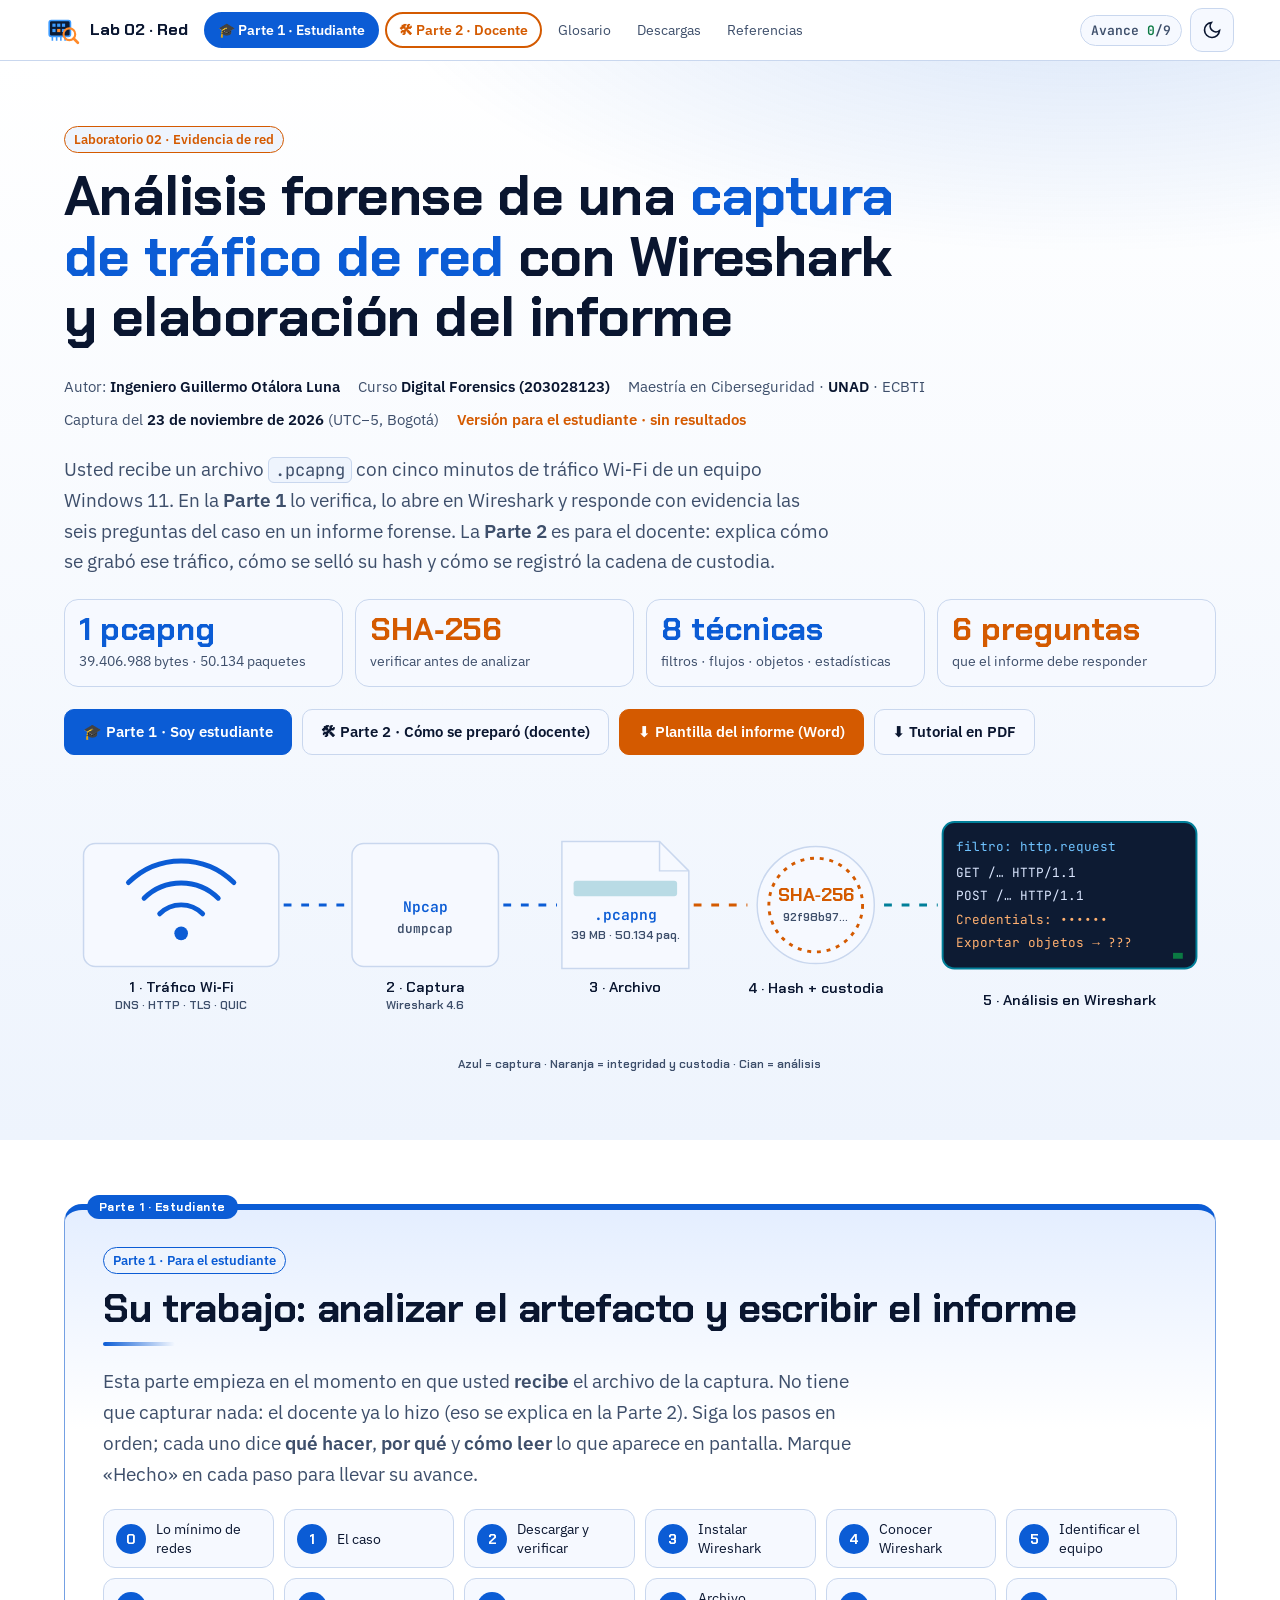
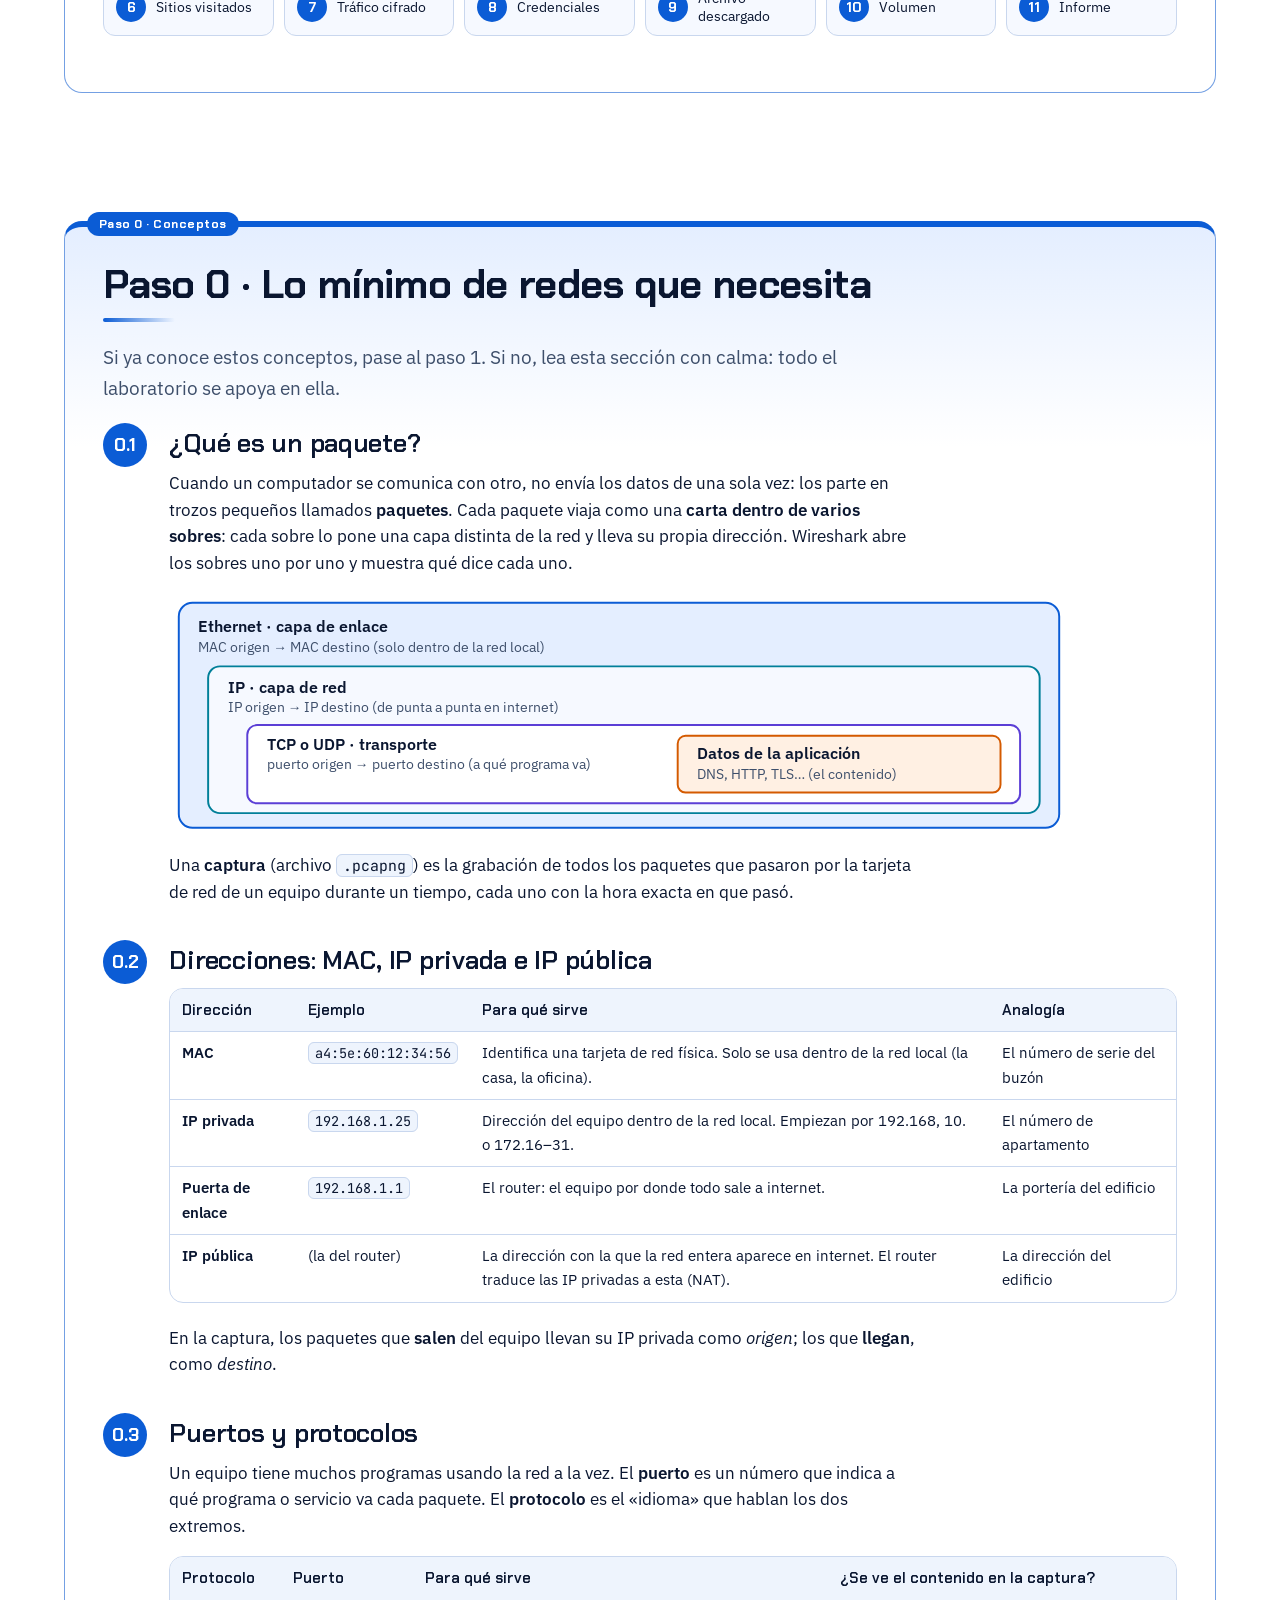
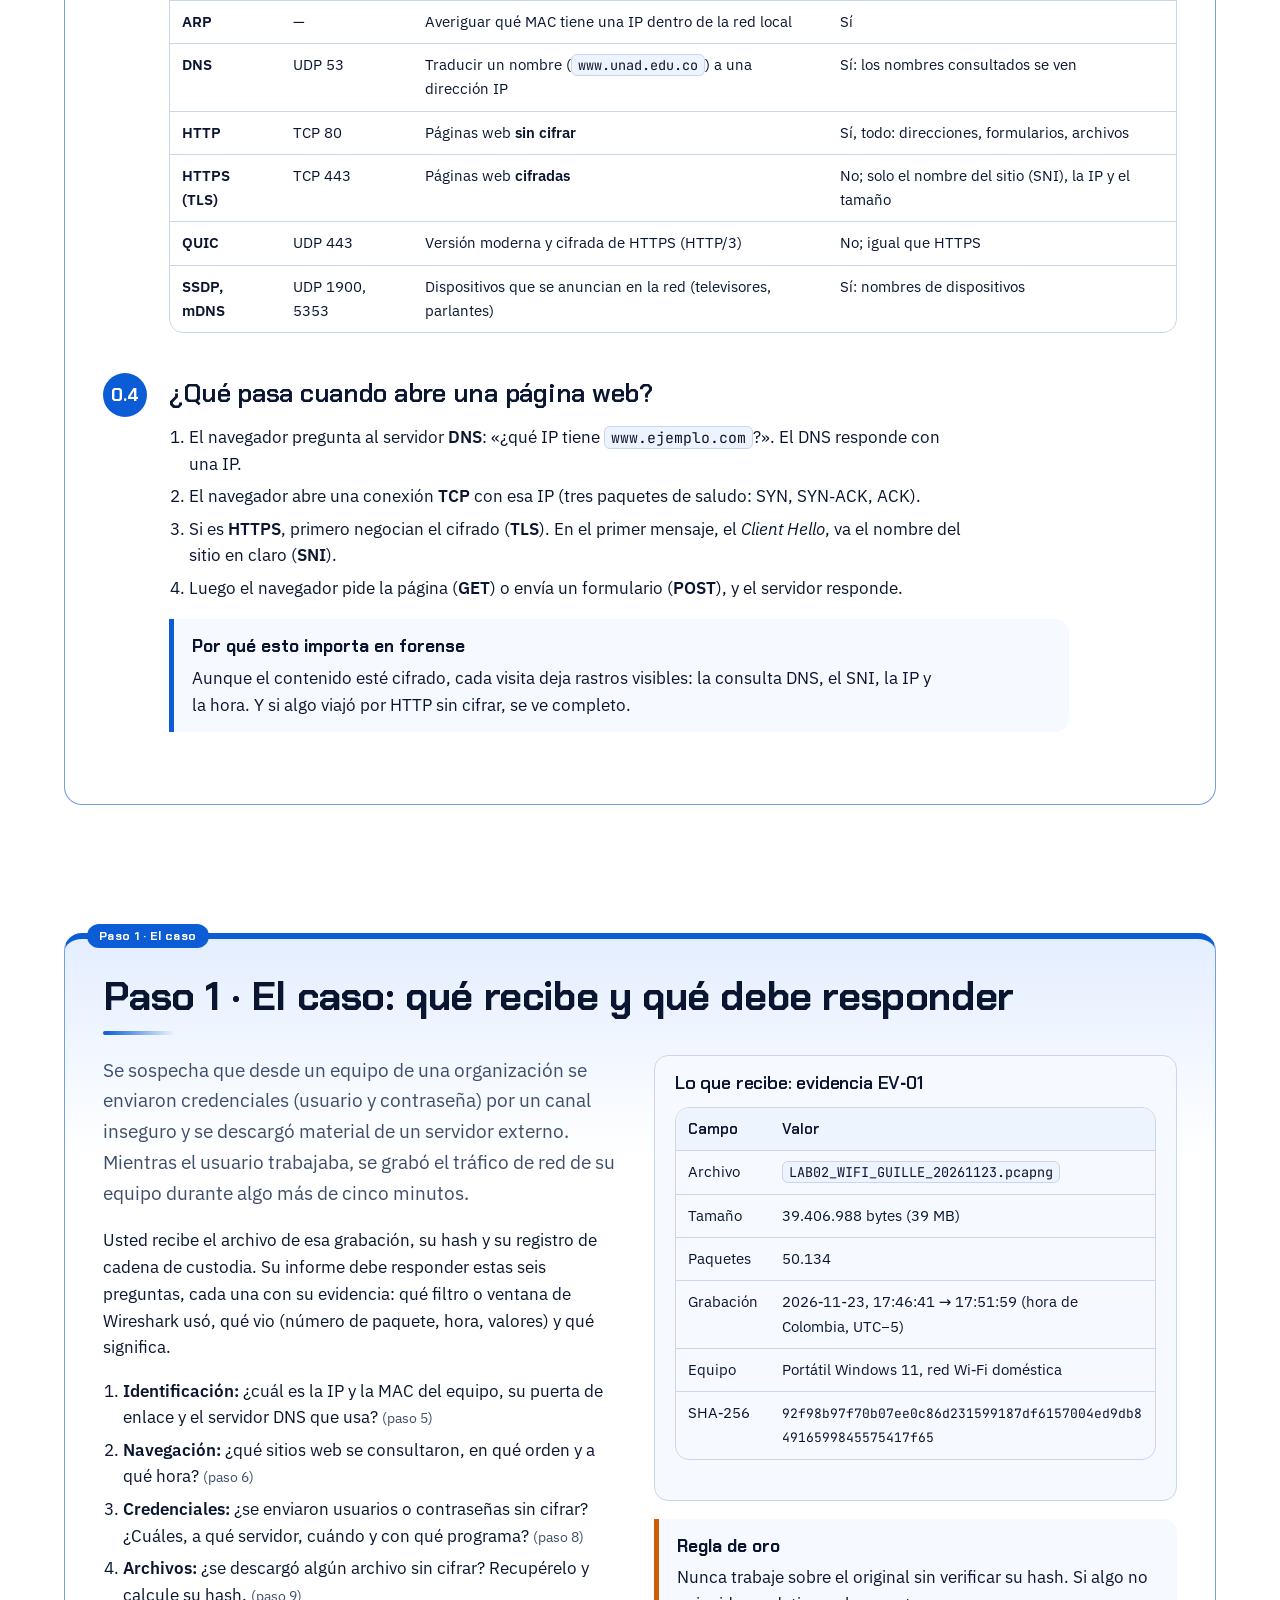
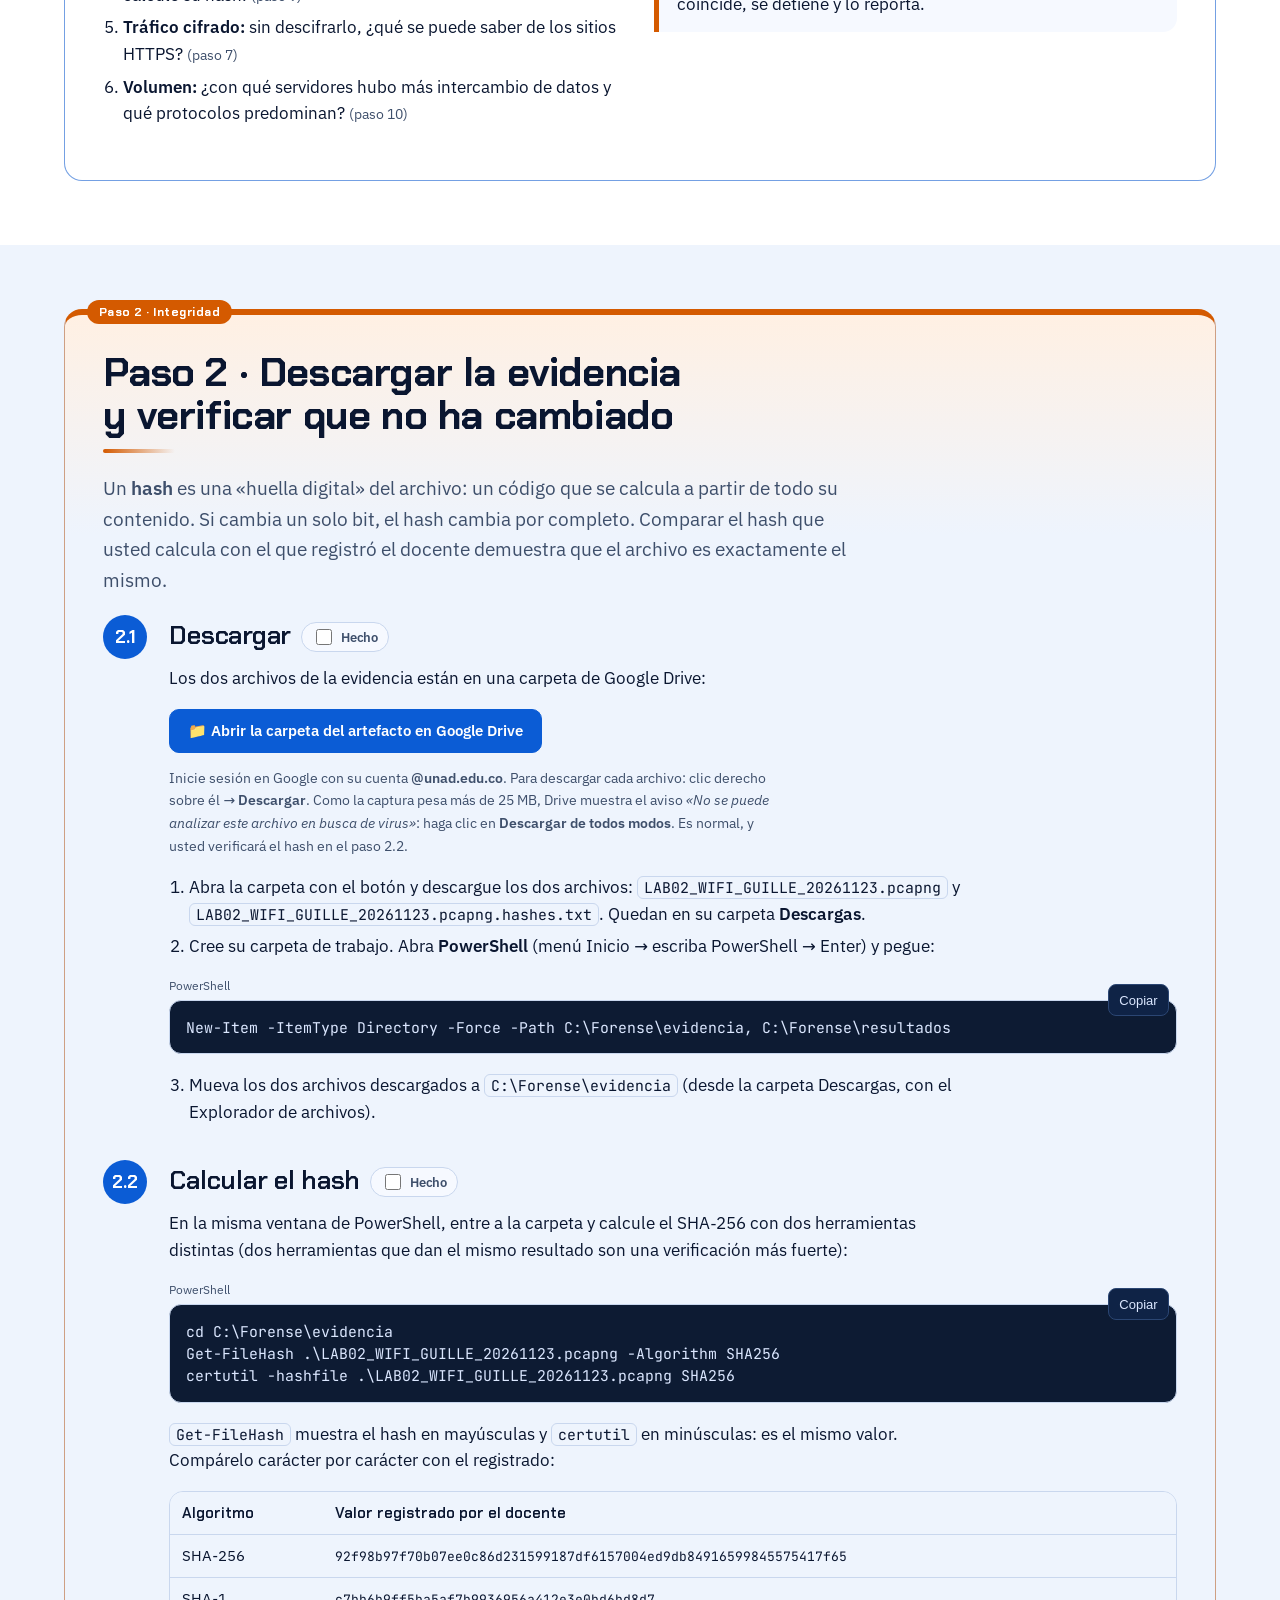
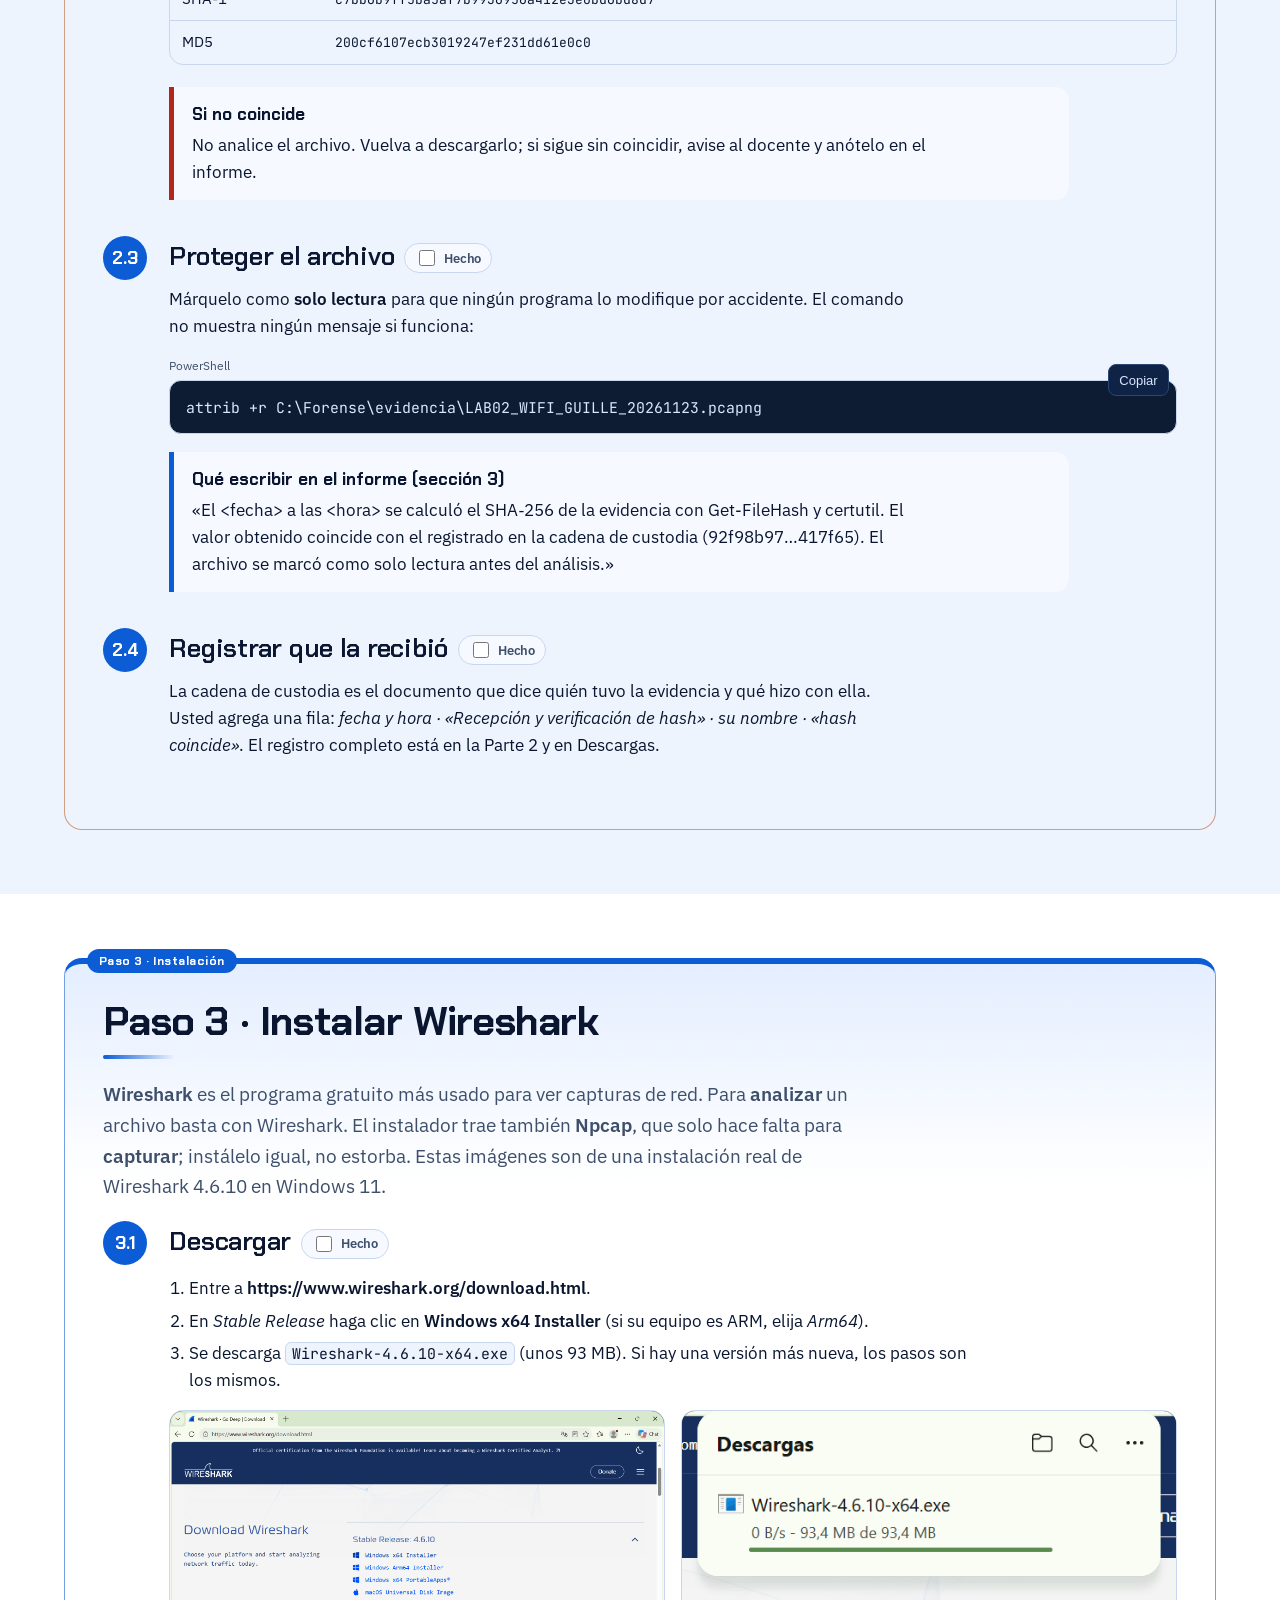
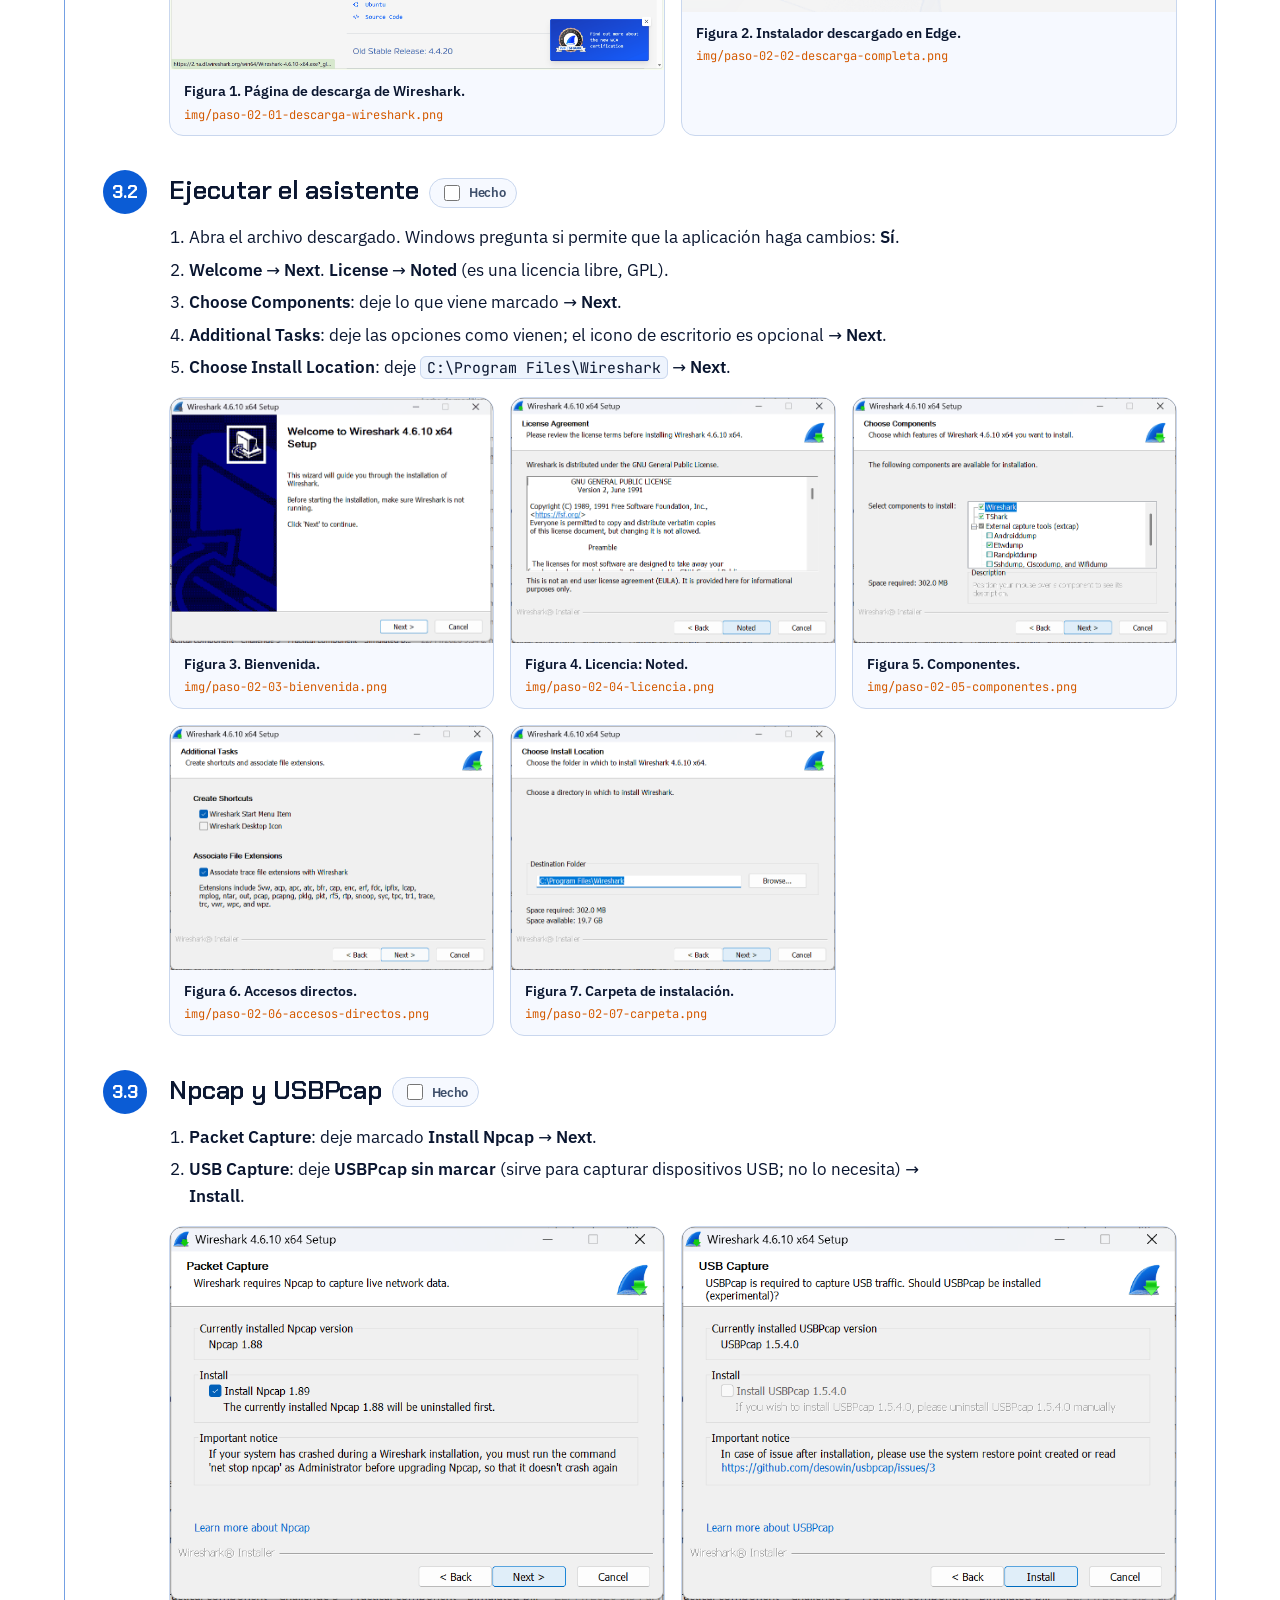
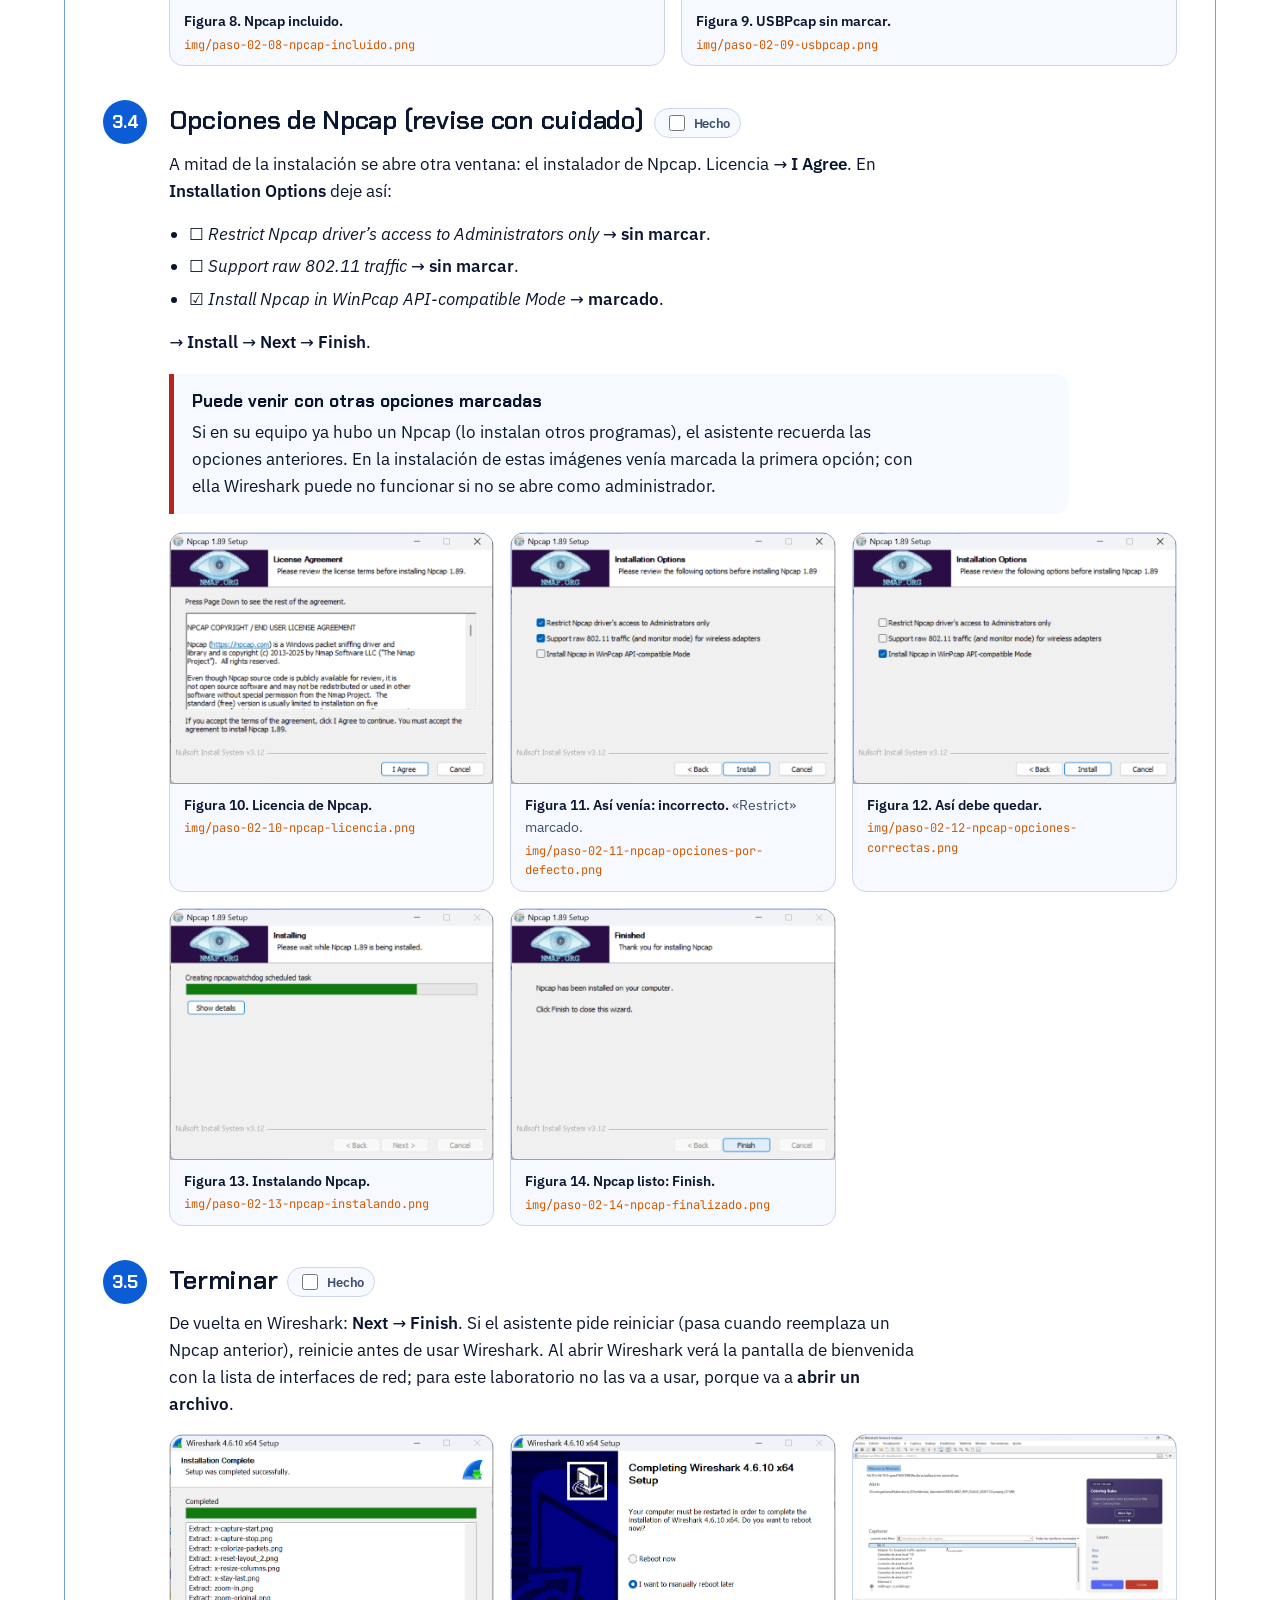
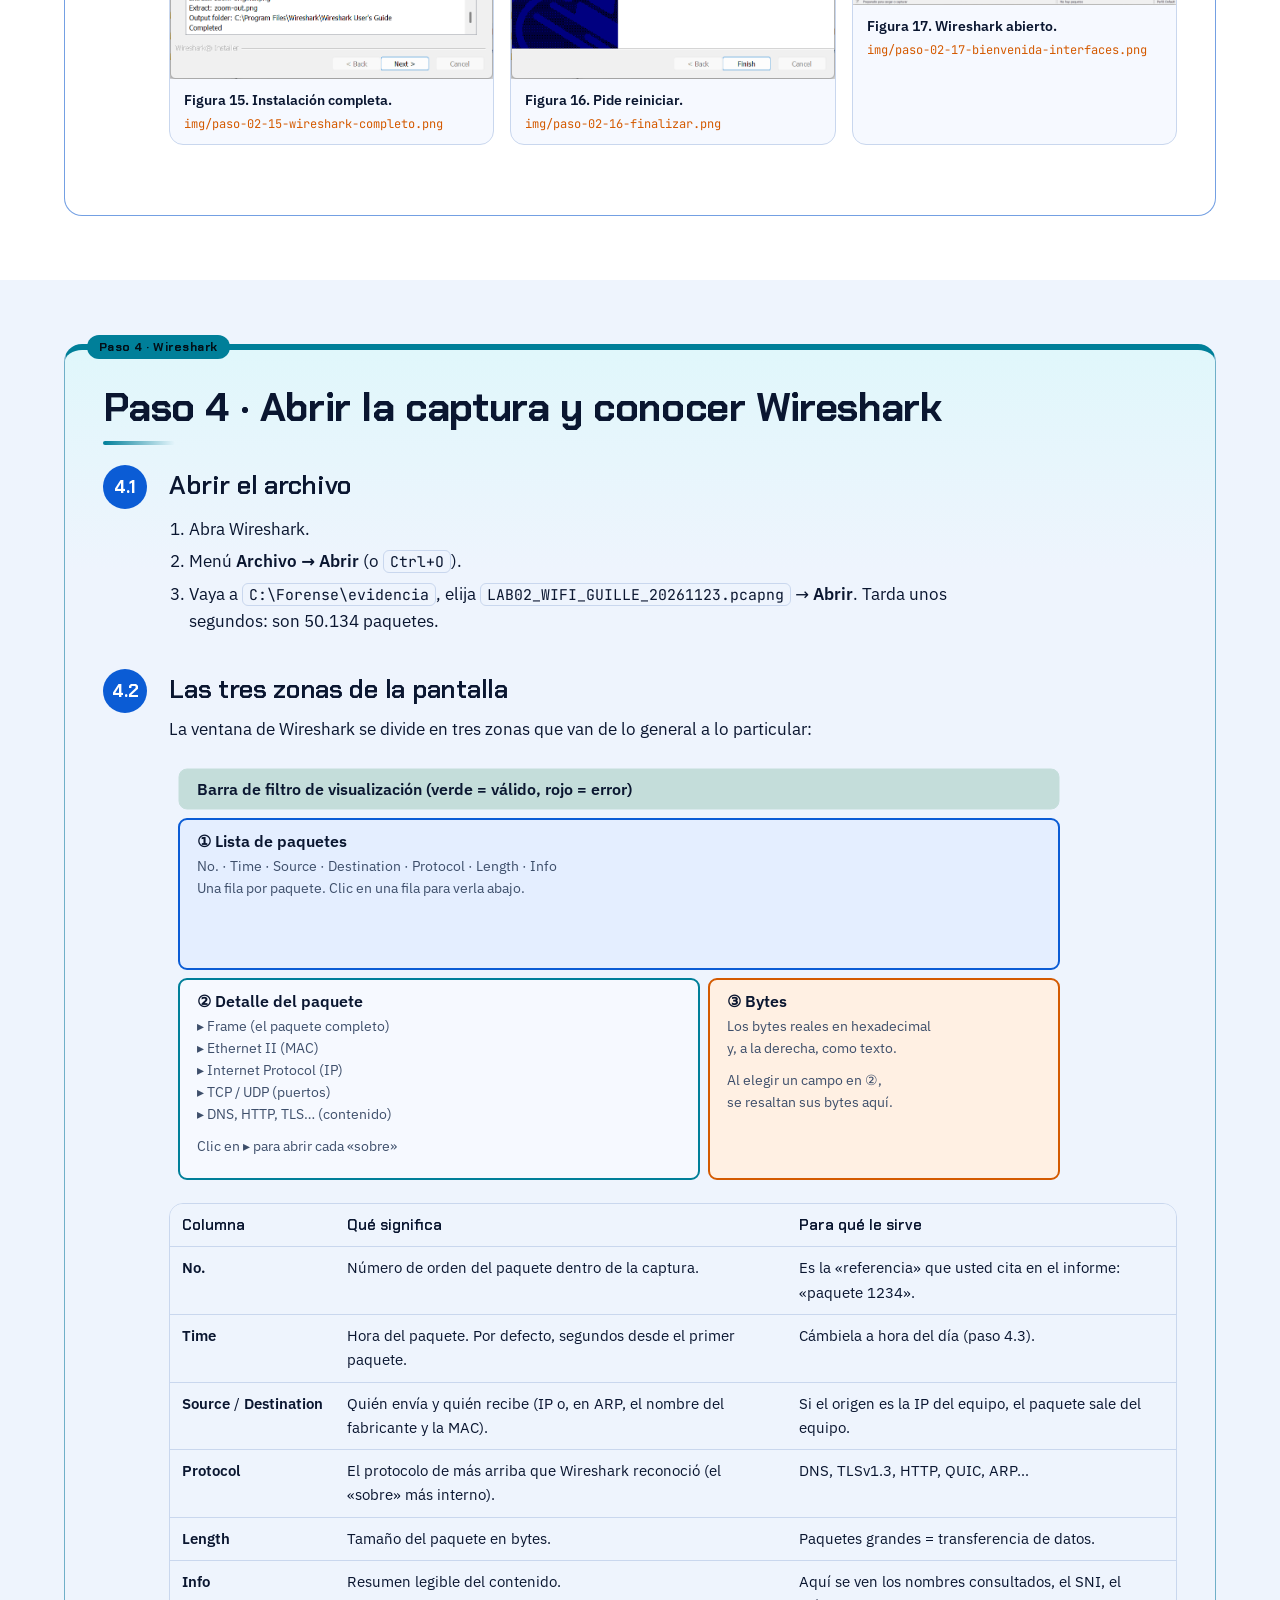
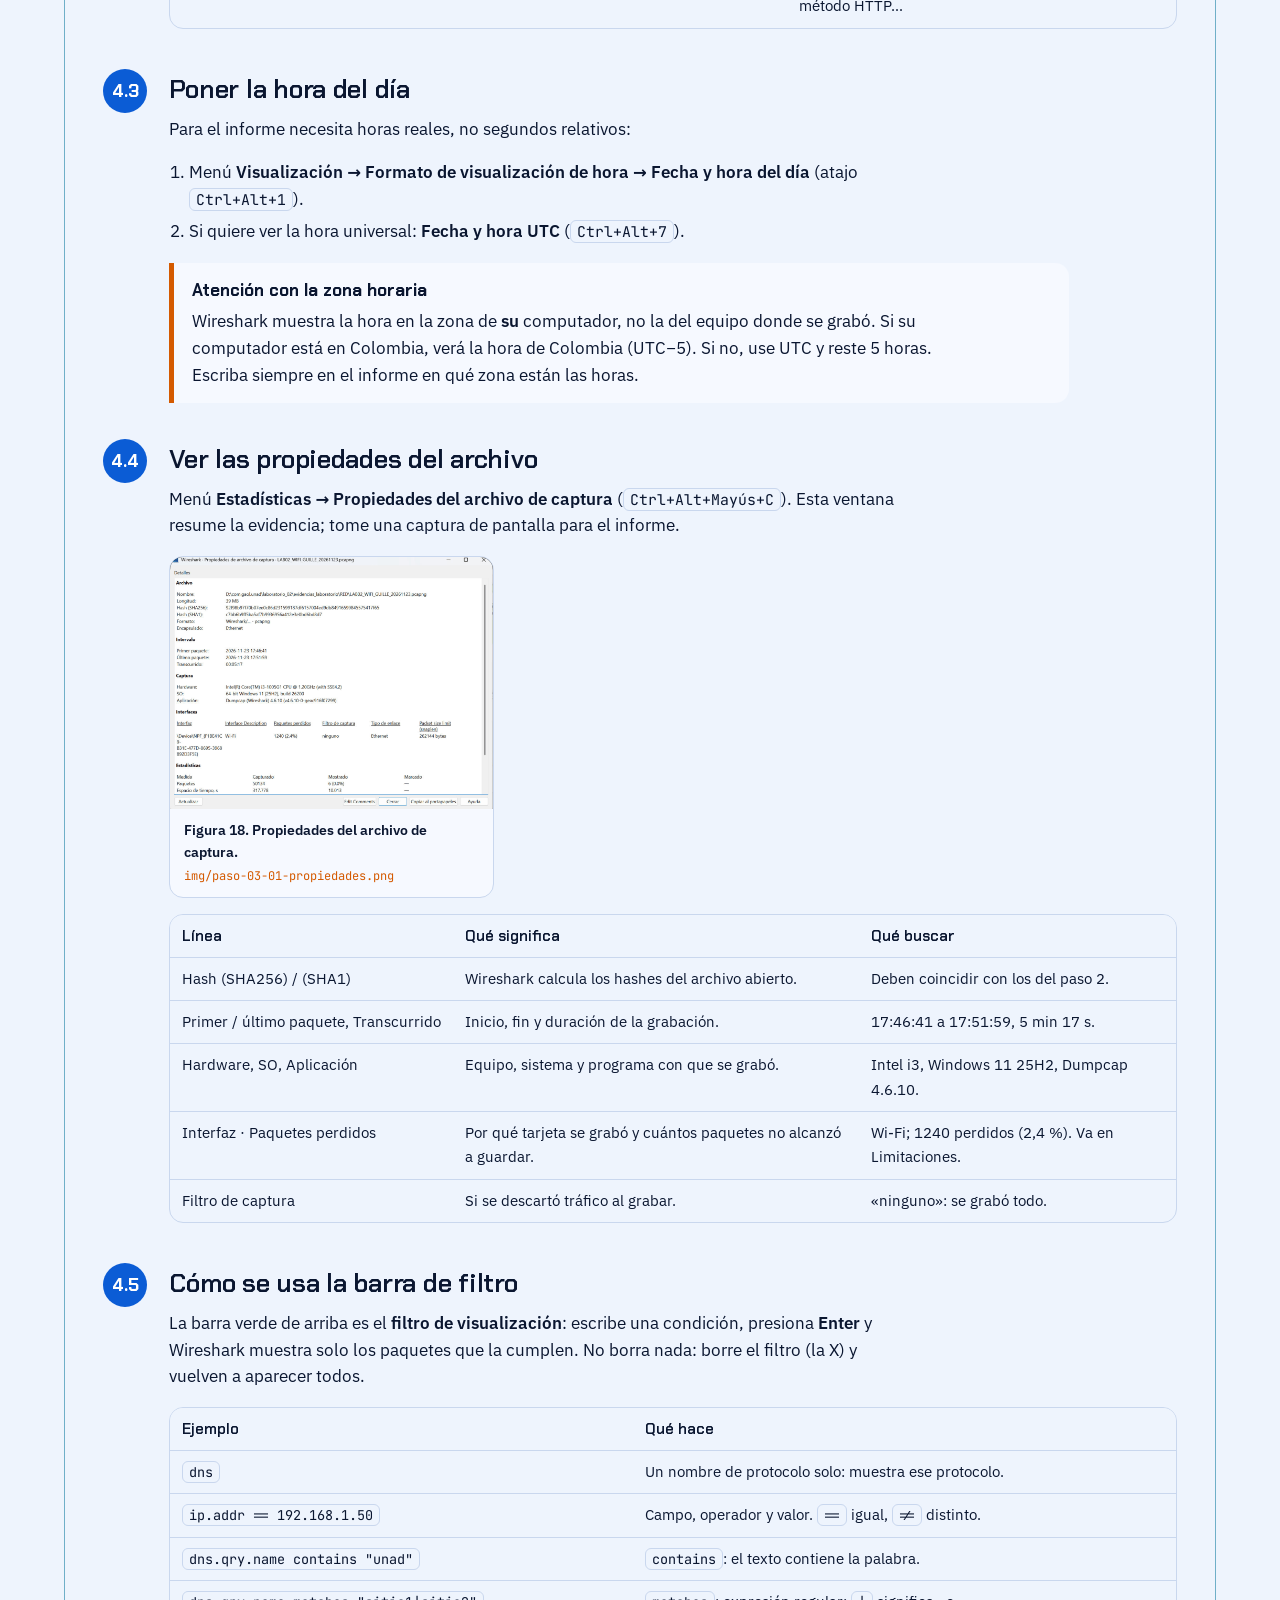
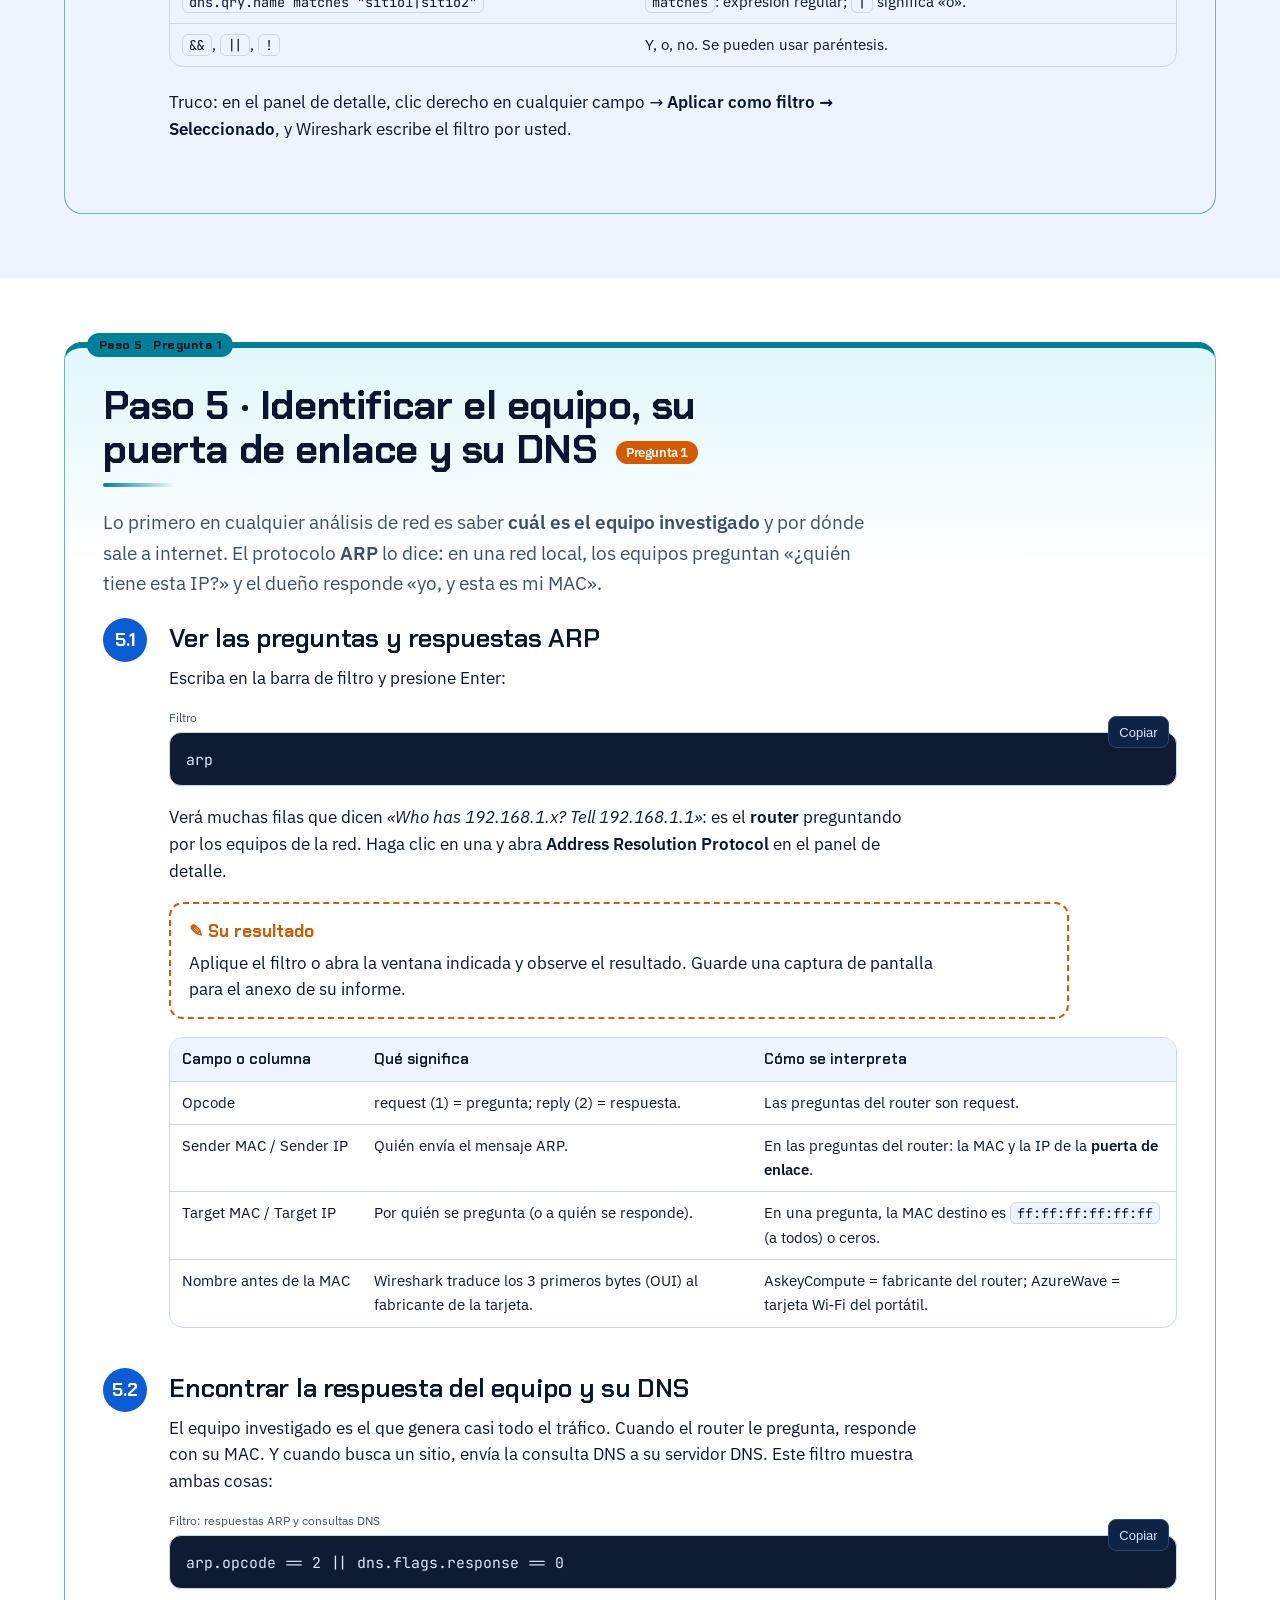
<file: index.html>
<!DOCTYPE html>
<html lang="es">
<head>
<meta charset="utf-8">
<meta name="viewport" content="width=device-width, initial-scale=1">
<title>Laboratorio 02 Captura de Red (estudiante)</title>
<meta name="author" content="Ingeniero Guillermo Otálora Luna">
<meta name="description" content="Tutorial: análisis forense de una captura de tráfico de red con Wireshark, hashes, cadena de custodia e informe. Digital Forensics 203028123, UNAD.">
<link rel="icon" href="assets/favicon.svg" type="image/svg+xml">
<link rel="stylesheet" href="css/estilos.css">
<script>try{var t=localStorage.getItem("lab02-tema");if(t)document.documentElement.dataset.theme=t}catch(e){}</script>
</head>
<body>
<div class="readbar" aria-hidden="true"></div>
<header class="top"><div class="wrap">
 <a class="brand" href="#inicio"><img src="assets/logo-forense.svg" alt="" width="34" height="34">Lab 02 · Red</a>
 <nav class="nav ptabs" aria-label="Partes"><button class="ptab" type="button" data-t="est" aria-selected="true">🎓 Parte 1 · Estudiante</button><button class="ptab o" type="button" data-t="doc" aria-selected="false">🛠 Parte 2 · Docente</button><a href="#glosario">Glosario</a><a href="#descargas">Descargas</a><a href="#referencias">Referencias</a></nav>
 <div class="tools"><span class="prog" id="prog" title="Pasos marcados como hechos en este navegador"></span><button class="ibtn" id="themebtn" type="button" aria-label="Cambiar tema"><svg class="moon" viewBox="0 0 24 24" fill="none" stroke="currentColor" stroke-width="2"><path d="M21 12.8A9 9 0 1 1 11.2 3a7 7 0 0 0 9.8 9.8z"/></svg><svg class="sun" viewBox="0 0 24 24" fill="none" stroke="currentColor" stroke-width="2"><circle cx="12" cy="12" r="4"/><path d="M12 2v2M12 20v2M4.9 4.9l1.4 1.4M17.7 17.7l1.4 1.4M2 12h2M20 12h2M4.9 19.1l1.4-1.4M17.7 6.3l1.4-1.4"/></svg></button></div>
</div></header>
<main>

<section class="hero band" id="inicio"><div class="wrap grid">
 <div>
  <p class="tag o">Laboratorio 02 · Evidencia de red</p>
  <h1>Análisis forense de una <span>captura de tráfico de red</span> con Wireshark y elaboración del informe</h1>
  <div class="meta"><span>Autor: <b>Ingeniero Guillermo Otálora Luna</b></span><span>Curso <b>Digital Forensics (203028123)</b></span><span>Maestría en Ciberseguridad · <b>UNAD</b> · ECBTI</span><span>Captura del <b>23 de noviembre de 2026</b> (UTC−5, Bogotá)</span><span class="ver">Versión para el estudiante · sin resultados</span></div>
  <p class="lead">Usted recibe un archivo <code>.pcapng</code> con cinco minutos de tráfico Wi‑Fi de un equipo Windows 11. En la <b>Parte 1</b> lo verifica, lo abre en Wireshark y responde con evidencia las seis preguntas del caso en un informe forense. La <b>Parte 2</b> es para el docente: explica cómo se grabó ese tráfico, cómo se selló su hash y cómo se registró la cadena de custodia.</p>
  <div class="kpis">
   <div class="kpi"><b>1 pcapng</b><span>39.406.988 bytes · 50.134 paquetes</span></div>
   <div class="kpi o"><b>SHA‑256</b><span>verificar antes de analizar</span></div>
   <div class="kpi"><b>8 técnicas</b><span>filtros · flujos · objetos · estadísticas</span></div>
   <div class="kpi o"><b>6 preguntas</b><span>que el informe debe responder</span></div>
  </div>
  <div class="btns noprint">
   <a class="btn pri" href="#estudiante">🎓 Parte 1 · Soy estudiante</a>
   <a class="btn" href="#docente">🛠 Parte 2 · Cómo se preparó (docente)</a>
   <a class="btn org dl" href="descargas/Plantilla-Informe-Forense-LAB02.docx" data-name="Plantilla-Informe-Forense-LAB02.docx">⬇ Plantilla del informe (Word)</a>
   <a class="btn dl" href="descargas/Tutorial-Lab02-Estudiante.pdf" data-name="Tutorial-Lab02-Estudiante.pdf">⬇ Tutorial en PDF</a>
  </div>
 </div>
 
 <svg class="pipe" viewBox="0 0 1180 300" role="img" aria-label="Flujo: tarjeta Wi-Fi, captura con Npcap y dumpcap, archivo pcapng, hash, cadena de custodia y análisis con Wireshark">
  <g transform="translate(20,62)">
   <rect width="200" height="126" rx="12" class="box"/>
   <path class="wave" d="M100 92 a10 10 0 0 1 0 0" />
   <circle cx="100" cy="92" r="7" fill="var(--blue)"/>
   <path class="arc a1" d="M78 72 a31 31 0 0 1 44 0"/>
   <path class="arc a2" d="M62 56 a54 54 0 0 1 76 0"/>
   <path class="arc a3" d="M46 40 a77 77 0 0 1 108 0"/>
   <text class="lbl" x="100" y="152" text-anchor="middle">1 · Tráfico Wi‑Fi</text>
   <text class="sub" x="100" y="170" text-anchor="middle">DNS · HTTP · TLS · QUIC</text>
  </g>
  <path class="flow" d="M225 125 H290"/>
  <g transform="translate(295,62)">
   <rect width="150" height="126" rx="12" class="box"/>
   <g class="pk">PKTS</g>
   <text x="75" y="70" text-anchor="middle" style="font:600 15px 'JetBrains Mono',monospace;fill:var(--blue)">Npcap</text>
   <text x="75" y="92" text-anchor="middle" style="font:600 13px 'JetBrains Mono',monospace;fill:var(--muted)">dumpcap</text>
   <text class="lbl" x="75" y="152" text-anchor="middle">2 · Captura</text>
   <text class="sub" x="75" y="170" text-anchor="middle">Wireshark 4.6</text>
  </g>
  <path class="flow" d="M450 125 H505"/>
  <g transform="translate(510,60)">
   <path class="box" d="M0 0 H100 L130 30 V130 H0 Z"/><path d="M100 0 V30 H130" fill="none" stroke="var(--line)" stroke-width="1.5"/>
   <rect class="scan" x="12" y="40" width="106" height="16" rx="3"/>
   <text x="65" y="80" text-anchor="middle" style="font:600 15px 'JetBrains Mono',monospace;fill:var(--blue)">.pcapng</text>
   <text class="sub" x="65" y="100" text-anchor="middle">39 MB · 50.134 paq.</text>
   <text class="lbl" x="65" y="154" text-anchor="middle">3 · Archivo</text>
  </g>
  <path class="flow o" d="M645 125 H700"/>
  <g transform="translate(705,55)">
   <circle cx="65" cy="70" r="60" class="box"/>
   <circle class="hashring" cx="65" cy="70" r="48"/>
   <text x="65" y="66" text-anchor="middle" style="font:700 19px 'Chakra Petch';fill:var(--orange)">SHA‑256</text>
   <text class="sub" x="65" y="86" text-anchor="middle">92f98b97…</text>
   <text class="lbl" x="65" y="160" text-anchor="middle">4 · Hash + custodia</text>
  </g>
  <path class="flow c" d="M840 125 H895"/>
  <g transform="translate(900,40)">
   <rect width="260" height="150" rx="12" fill="var(--code)" stroke="var(--cyan)" stroke-width="2"/>
   <text x="14" y="30" style="font:13px 'JetBrains Mono',monospace;fill:#6fc3ff">filtro: http.request</text>
   <text x="14" y="56" style="font:13px 'JetBrains Mono',monospace;fill:#dbe7ff">GET  /…  HTTP/1.1</text>
   <text x="14" y="80" style="font:13px 'JetBrains Mono',monospace;fill:#dbe7ff">POST /…  HTTP/1.1</text>
   <text x="14" y="104" style="font:13px 'JetBrains Mono',monospace;fill:#ffb070">Credentials: ••••••</text>
   <text x="14" y="128" style="font:13px 'JetBrains Mono',monospace;fill:#ffb070">Exportar objetos → ???</text>
   <rect class="led" x="236" y="134" width="10" height="6"/>
   <text class="lbl" x="130" y="187" text-anchor="middle">5 · Análisis en Wireshark</text>
  </g>
  <text class="sub" x="590" y="292" text-anchor="middle">Azul = captura · Naranja = integridad y custodia · Cian = análisis</text>
 </svg>
</div></section>
<section data-tab="est" class="band" id="estudiante"><div class="wrap frame t-blue" data-label="Parte 1 · Estudiante">
 <p class="tag b">Parte 1 · Para el estudiante</p>
 <h2>Su trabajo: analizar el artefacto y escribir el informe</h2>
 <p class="lead">Esta parte empieza en el momento en que usted <b>recibe</b> el archivo de la captura. No tiene que capturar nada: el docente ya lo hizo (eso se explica en la Parte 2). Siga los pasos en orden; cada uno dice <b>qué hacer</b>, <b>por qué</b> y <b>cómo leer</b> lo que aparece en pantalla. Marque «Hecho» en cada paso para llevar su avance.</p>
 <div class="route">
  <a href="#basicos"><b>0</b><span>Lo mínimo de redes</span></a>
  <a href="#caso"><b>1</b><span>El caso</span></a>
  <a href="#verificar"><b>2</b><span>Descargar y verificar</span></a>
  <a href="#instalar"><b>3</b><span>Instalar Wireshark</span></a>
  <a href="#interfaz"><b>4</b><span>Conocer Wireshark</span></a>
  <a href="#p-equipo"><b>5</b><span>Identificar el equipo</span></a>
  <a href="#p-dns"><b>6</b><span>Sitios visitados</span></a>
  <a href="#p-https"><b>7</b><span>Tráfico cifrado</span></a>
  <a href="#p-cred"><b>8</b><span>Credenciales</span></a>
  <a href="#p-archivo"><b>9</b><span>Archivo descargado</span></a>
  <a href="#p-volumen"><b>10</b><span>Volumen</span></a>
  <a href="#informe"><b>11</b><span>Informe</span></a>
 </div>
</div></section>
<section data-tab="est" class="band" id="basicos"><div class="wrap frame t-blue" data-label="Paso 0 · Conceptos">
 <h2>Paso 0 · Lo mínimo de redes que necesita</h2>
 <p class="lead">Si ya conoce estos conceptos, pase al paso 1. Si no, lea esta sección con calma: todo el laboratorio se apoya en ella.</p>
 <div class="step "><div class="n">0.1</div><div><h3>¿Qué es un paquete?</h3><p>Cuando un computador se comunica con otro, no envía los datos de una sola vez: los parte en trozos pequeños llamados <b>paquetes</b>. Cada paquete viaja como una <b>carta dentro de varios sobres</b>: cada sobre lo pone una capa distinta de la red y lleva su propia dirección. Wireshark abre los sobres uno por uno y muestra qué dice cada uno.</p>
<svg class="env" viewBox="0 0 920 250" role="img" aria-label="Un paquete es como sobres dentro de sobres: Ethernet contiene IP, que contiene TCP, que contiene HTTP">
 <rect x="10" y="10" width="900" height="230" rx="14" class="e1"/>
 <text x="30" y="40" class="et">Ethernet · capa de enlace</text><text x="30" y="60" class="es">MAC origen → MAC destino (solo dentro de la red local)</text>
 <rect x="40" y="75" width="850" height="150" rx="12" class="e2"/>
 <text x="60" y="102" class="et">IP · capa de red</text><text x="60" y="122" class="es">IP origen → IP destino (de punta a punta en internet)</text>
 <rect x="80" y="135" width="790" height="80" rx="10" class="e3"/>
 <text x="100" y="160" class="et">TCP o UDP · transporte</text><text x="100" y="180" class="es">puerto origen → puerto destino (a qué programa va)</text>
 <rect x="520" y="146" width="330" height="58" rx="8" class="e4"/>
 <text x="540" y="170" class="et">Datos de la aplicación</text><text x="540" y="190" class="es">DNS, HTTP, TLS… (el contenido)</text>
</svg><p>Una <b>captura</b> (archivo <code>.pcapng</code>) es la grabación de todos los paquetes que pasaron por la tarjeta de red de un equipo durante un tiempo, cada uno con la hora exacta en que pasó.</p></div></div>
 <div class="step "><div class="n">0.2</div><div><h3>Direcciones: MAC, IP privada e IP pública</h3><div class="scroll"><table class="stack"><thead><tr><th>Dirección</th><th>Ejemplo</th><th>Para qué sirve</th><th>Analogía</th></tr></thead><tbody><tr><td><b>MAC</b></td><td><code>a4:5e:60:12:34:56</code></td><td>Identifica una tarjeta de red física. Solo se usa dentro de la red local (la casa, la oficina).</td><td>El número de serie del buzón</td></tr><tr><td><b>IP privada</b></td><td><code>192.168.1.25</code></td><td>Dirección del equipo dentro de la red local. Empiezan por 192.168, 10. o 172.16–31.</td><td>El número de apartamento</td></tr><tr><td><b>Puerta de enlace</b></td><td><code>192.168.1.1</code></td><td>El router: el equipo por donde todo sale a internet.</td><td>La portería del edificio</td></tr><tr><td><b>IP pública</b></td><td>(la del router)</td><td>La dirección con la que la red entera aparece en internet. El router traduce las IP privadas a esta (NAT).</td><td>La dirección del edificio</td></tr></tbody></table></div><p>En la captura, los paquetes que <b>salen</b> del equipo llevan su IP privada como <i>origen</i>; los que <b>llegan</b>, como <i>destino</i>.</p></div></div>
 <div class="step "><div class="n">0.3</div><div><h3>Puertos y protocolos</h3><p>Un equipo tiene muchos programas usando la red a la vez. El <b>puerto</b> es un número que indica a qué programa o servicio va cada paquete. El <b>protocolo</b> es el «idioma» que hablan los dos extremos.</p><div class="scroll"><table class="stack"><thead><tr><th>Protocolo</th><th>Puerto</th><th>Para qué sirve</th><th>¿Se ve el contenido en la captura?</th></tr></thead><tbody><tr><td><b>ARP</b></td><td>—</td><td>Averiguar qué MAC tiene una IP dentro de la red local</td><td>Sí</td></tr><tr><td><b>DNS</b></td><td>UDP 53</td><td>Traducir un nombre (<code>www.unad.edu.co</code>) a una dirección IP</td><td>Sí: los nombres consultados se ven</td></tr><tr><td><b>HTTP</b></td><td>TCP 80</td><td>Páginas web <b>sin cifrar</b></td><td>Sí, todo: direcciones, formularios, archivos</td></tr><tr><td><b>HTTPS (TLS)</b></td><td>TCP 443</td><td>Páginas web <b>cifradas</b></td><td>No; solo el nombre del sitio (SNI), la IP y el tamaño</td></tr><tr><td><b>QUIC</b></td><td>UDP 443</td><td>Versión moderna y cifrada de HTTPS (HTTP/3)</td><td>No; igual que HTTPS</td></tr><tr><td><b>SSDP, mDNS</b></td><td>UDP 1900, 5353</td><td>Dispositivos que se anuncian en la red (televisores, parlantes)</td><td>Sí: nombres de dispositivos</td></tr></tbody></table></div></div></div>
 <div class="step "><div class="n">0.4</div><div><h3>¿Qué pasa cuando abre una página web?</h3><ol class="do"><li>El navegador pregunta al servidor <b>DNS</b>: «¿qué IP tiene <code>www.ejemplo.com</code>?». El DNS responde con una IP.</li><li>El navegador abre una conexión <b>TCP</b> con esa IP (tres paquetes de saludo: SYN, SYN‑ACK, ACK).</li><li>Si es <b>HTTPS</b>, primero negocian el cifrado (<b>TLS</b>). En el primer mensaje, el <i>Client Hello</i>, va el nombre del sitio en claro (<b>SNI</b>).</li><li>Luego el navegador pide la página (<b>GET</b>) o envía un formulario (<b>POST</b>), y el servidor responde.</li></ol><div class="call "><b>Por qué esto importa en forense</b><p>Aunque el contenido esté cifrado, cada visita deja rastros visibles: la consulta DNS, el SNI, la IP y la hora. Y si algo viajó por HTTP sin cifrar, se ve completo.</p></div></div></div>
</div></section>
<section data-tab="est" class="band" id="caso"><div class="wrap frame t-blue" data-label="Paso 1 · El caso">
 <h2>Paso 1 · El caso: qué recibe y qué debe responder</h2>
 <div class="cols">
  <div>
   <p class="lead">Se sospecha que desde un equipo de una organización se enviaron credenciales (usuario y contraseña) por un canal inseguro y se descargó material de un servidor externo. Mientras el usuario trabajaba, se grabó el tráfico de red de su equipo durante algo más de cinco minutos.</p>
   <p>Usted recibe el archivo de esa grabación, su hash y su registro de cadena de custodia. Su informe debe responder estas seis preguntas, cada una con su evidencia: qué filtro o ventana de Wireshark usó, qué vio (número de paquete, hora, valores) y qué significa.</p>
   <ol class="do">
    <li><b>Identificación:</b> ¿cuál es la IP y la MAC del equipo, su puerta de enlace y el servidor DNS que usa? <span class="small">(paso 5)</span></li>
    <li><b>Navegación:</b> ¿qué sitios web se consultaron, en qué orden y a qué hora? <span class="small">(paso 6)</span></li>
    <li><b>Credenciales:</b> ¿se enviaron usuarios o contraseñas sin cifrar? ¿Cuáles, a qué servidor, cuándo y con qué programa? <span class="small">(paso 8)</span></li>
    <li><b>Archivos:</b> ¿se descargó algún archivo sin cifrar? Recupérelo y calcule su hash. <span class="small">(paso 9)</span></li>
    <li><b>Tráfico cifrado:</b> sin descifrarlo, ¿qué se puede saber de los sitios HTTPS? <span class="small">(paso 7)</span></li>
    <li><b>Volumen:</b> ¿con qué servidores hubo más intercambio de datos y qué protocolos predominan? <span class="small">(paso 10)</span></li>
   </ol>
  </div>
  <div>
   <div class="card"><h4>Lo que recibe: evidencia EV‑01</h4>
    <div class="scroll"><table class="stack"><thead><tr><th>Campo</th><th>Valor</th></tr></thead><tbody><tr><td>Archivo</td><td><code>LAB02_WIFI_GUILLE_20261123.pcapng</code></td></tr><tr><td>Tamaño</td><td>39.406.988 bytes (39 MB)</td></tr><tr><td>Paquetes</td><td>50.134</td></tr><tr><td>Grabación</td><td>2026‑11‑23, 17:46:41 → 17:51:59 (hora de Colombia, UTC−5)</td></tr><tr><td>Equipo</td><td>Portátil Windows 11, red Wi‑Fi doméstica</td></tr><tr><td>SHA‑256</td><td><span class="h">92f98b97f70b07ee0c86d231599187df6157004ed9db84916599845575417f65</span></td></tr></tbody></table></div>
   </div>
   <div class="call warn"><b>Regla de oro</b><p>Nunca trabaje sobre el original sin verificar su hash. Si algo no coincide, se detiene y lo reporta.</p></div>
  </div>
 </div>
</div></section>
<section data-tab="est" class="band alt" id="verificar"><div class="wrap frame t-orange" data-label="Paso 2 · Integridad">
 <h2>Paso 2 · Descargar la evidencia y verificar que no ha cambiado</h2>
 <p class="lead">Un <b>hash</b> es una «huella digital» del archivo: un código que se calcula a partir de todo su contenido. Si cambia un solo bit, el hash cambia por completo. Comparar el hash que usted calcula con el que registró el docente demuestra que el archivo es exactamente el mismo.</p>
 <div class="step "><div class="n">2.1</div><div><h3>Descargar</h3><p>Los dos archivos de la evidencia están en una carpeta de Google Drive:</p><div class="dlbox"><a class="btn pri" href="https://drive.google.com/drive/folders/156IenrcgS5y74ahfiI4DmHFQwo8Cdc6u?usp=sharing" target="_blank" rel="noopener">📁 Abrir la carpeta del artefacto en Google Drive</a></div><p class="small">Inicie sesión en Google con su cuenta <b>@unad.edu.co</b>. Para descargar cada archivo: clic derecho sobre él → <b>Descargar</b>. Como la captura pesa más de 25 MB, Drive muestra el aviso <i>«No se puede analizar este archivo en busca de virus»</i>: haga clic en <b>Descargar de todos modos</b>. Es normal, y usted verificará el hash en el paso 2.2.</p><ol class="do"><li>Abra la carpeta con el botón y descargue los dos archivos: <code>LAB02_WIFI_GUILLE_20261123.pcapng</code> y <code>LAB02_WIFI_GUILLE_20261123.pcapng.hashes.txt</code>. Quedan en su carpeta <b>Descargas</b>.</li><li>Cree su carpeta de trabajo. Abra <b>PowerShell</b> (menú Inicio → escriba PowerShell → Enter) y pegue:</li></ol><div class="code"><span class="t">PowerShell</span><pre><code>New-Item -ItemType Directory -Force -Path C:\Forense\evidencia, C:\Forense\resultados</code></pre></div><ol class="do" start="3"><li>Mueva los dos archivos descargados a <code>C:\Forense\evidencia</code> (desde la carpeta Descargas, con el Explorador de archivos).</li></ol></div></div>
 <div class="step "><div class="n">2.2</div><div><h3>Calcular el hash</h3><p>En la misma ventana de PowerShell, entre a la carpeta y calcule el SHA‑256 con dos herramientas distintas (dos herramientas que dan el mismo resultado son una verificación más fuerte):</p><div class="code"><span class="t">PowerShell</span><pre><code>cd C:\Forense\evidencia
Get-FileHash .\LAB02_WIFI_GUILLE_20261123.pcapng -Algorithm SHA256
certutil -hashfile .\LAB02_WIFI_GUILLE_20261123.pcapng SHA256</code></pre></div><p><code>Get-FileHash</code> muestra el hash en mayúsculas y <code>certutil</code> en minúsculas: es el mismo valor. Compárelo carácter por carácter con el registrado:</p><div class="scroll"><table class="stack"><thead><tr><th>Algoritmo</th><th>Valor registrado por el docente</th></tr></thead><tbody><tr><td>SHA‑256</td><td><span class="h">92f98b97f70b07ee0c86d231599187df6157004ed9db84916599845575417f65</span></td></tr><tr><td>SHA‑1</td><td><span class="h">c7bb6b9ff5ba5af7b9936956a412e3e0bd6bd8d7</span></td></tr><tr><td>MD5</td><td><span class="h">200cf6107ecb3019247ef231dd61e0c0</span></td></tr></tbody></table></div><div class="call bad"><b>Si no coincide</b><p>No analice el archivo. Vuelva a descargarlo; si sigue sin coincidir, avise al docente y anótelo en el informe.</p></div></div></div>
 <div class="step "><div class="n">2.3</div><div><h3>Proteger el archivo</h3><p>Márquelo como <b>solo lectura</b> para que ningún programa lo modifique por accidente. El comando no muestra ningún mensaje si funciona:</p><div class="code"><span class="t">PowerShell</span><pre><code>attrib +r C:\Forense\evidencia\LAB02_WIFI_GUILLE_20261123.pcapng</code></pre></div><div class="call "><b>Qué escribir en el informe (sección 3)</b><p>«El &lt;fecha&gt; a las &lt;hora&gt; se calculó el SHA‑256 de la evidencia con Get-FileHash y certutil. El valor obtenido coincide con el registrado en la cadena de custodia (92f98b97…417f65). El archivo se marcó como solo lectura antes del análisis.»</p></div></div></div>
 <div class="step "><div class="n">2.4</div><div><h3>Registrar que la recibió</h3><p>La cadena de custodia es el documento que dice quién tuvo la evidencia y qué hizo con ella. Usted agrega una fila: <i>fecha y hora · «Recepción y verificación de hash» · su nombre · «hash coincide»</i>. El registro completo está en la Parte 2 y en Descargas.</p></div></div>
</div></section>
<section data-tab="est" class="band" id="instalar"><div class="wrap frame t-blue" data-label="Paso 3 · Instalación">
 <h2>Paso 3 · Instalar Wireshark</h2>
 <p class="lead"><b>Wireshark</b> es el programa gratuito más usado para ver capturas de red. Para <b>analizar</b> un archivo basta con Wireshark. El instalador trae también <b>Npcap</b>, que solo hace falta para <b>capturar</b>; instálelo igual, no estorba. Estas imágenes son de una instalación real de Wireshark 4.6.10 en Windows 11.</p>
 <div class="step "><div class="n">3.1</div><div><h3>Descargar</h3><ol class="do"><li>Entre a <b>https://www.wireshark.org/download.html</b>.</li><li>En <i>Stable Release</i> haga clic en <b>Windows x64 Installer</b> (si su equipo es ARM, elija <i>Arm64</i>).</li><li>Se descarga <code>Wireshark-4.6.10-x64.exe</code> (unos 93 MB). Si hay una versión más nueva, los pasos son los mismos.</li></ol><div class="gal two"><figure><img src="img/paso-02-01-descarga-wireshark.png" alt="Página de descarga de Wireshark." loading="lazy"><figcaption><b>Figura 1. Página de descarga de Wireshark.</b> <span class="f">img/paso-02-01-descarga-wireshark.png</span></figcaption></figure><figure><img src="img/paso-02-02-descarga-completa.png" alt="Instalador descargado en Edge." loading="lazy"><figcaption><b>Figura 2. Instalador descargado en Edge.</b> <span class="f">img/paso-02-02-descarga-completa.png</span></figcaption></figure></div></div></div>
 <div class="step "><div class="n">3.2</div><div><h3>Ejecutar el asistente</h3><ol class="do"><li>Abra el archivo descargado. Windows pregunta si permite que la aplicación haga cambios: <b>Sí</b>.</li><li><b>Welcome</b> → <b>Next</b>. <b>License</b> → <b>Noted</b> (es una licencia libre, GPL).</li><li><b>Choose Components</b>: deje lo que viene marcado → <b>Next</b>.</li><li><b>Additional Tasks</b>: deje las opciones como vienen; el icono de escritorio es opcional → <b>Next</b>.</li><li><b>Choose Install Location</b>: deje <code>C:\Program Files\Wireshark</code> → <b>Next</b>.</li></ol><div class="gal"><figure><img src="img/paso-02-03-bienvenida.png" alt="Bienvenida." loading="lazy"><figcaption><b>Figura 3. Bienvenida.</b> <span class="f">img/paso-02-03-bienvenida.png</span></figcaption></figure><figure><img src="img/paso-02-04-licencia.png" alt="Licencia: Noted." loading="lazy"><figcaption><b>Figura 4. Licencia: Noted.</b> <span class="f">img/paso-02-04-licencia.png</span></figcaption></figure><figure><img src="img/paso-02-05-componentes.png" alt="Componentes." loading="lazy"><figcaption><b>Figura 5. Componentes.</b> <span class="f">img/paso-02-05-componentes.png</span></figcaption></figure><figure><img src="img/paso-02-06-accesos-directos.png" alt="Accesos directos." loading="lazy"><figcaption><b>Figura 6. Accesos directos.</b> <span class="f">img/paso-02-06-accesos-directos.png</span></figcaption></figure><figure><img src="img/paso-02-07-carpeta.png" alt="Carpeta de instalación." loading="lazy"><figcaption><b>Figura 7. Carpeta de instalación.</b> <span class="f">img/paso-02-07-carpeta.png</span></figcaption></figure></div></div></div>
 <div class="step "><div class="n">3.3</div><div><h3>Npcap y USBPcap</h3><ol class="do"><li><b>Packet Capture</b>: deje marcado <b>Install Npcap</b> → <b>Next</b>.</li><li><b>USB Capture</b>: deje <b>USBPcap sin marcar</b> (sirve para capturar dispositivos USB; no lo necesita) → <b>Install</b>.</li></ol><div class="gal two"><figure><img src="img/paso-02-08-npcap-incluido.png" alt="Npcap incluido." loading="lazy"><figcaption><b>Figura 8. Npcap incluido.</b> <span class="f">img/paso-02-08-npcap-incluido.png</span></figcaption></figure><figure><img src="img/paso-02-09-usbpcap.png" alt="USBPcap sin marcar." loading="lazy"><figcaption><b>Figura 9. USBPcap sin marcar.</b> <span class="f">img/paso-02-09-usbpcap.png</span></figcaption></figure></div></div></div>
 <div class="step "><div class="n">3.4</div><div><h3>Opciones de Npcap (revise con cuidado)</h3><p>A mitad de la instalación se abre otra ventana: el instalador de Npcap. Licencia → <b>I Agree</b>. En <b>Installation Options</b> deje así:</p><ul class="do"><li>☐ <i>Restrict Npcap driver’s access to Administrators only</i> → <b>sin marcar</b>.</li><li>☐ <i>Support raw 802.11 traffic</i> → <b>sin marcar</b>.</li><li>☑ <i>Install Npcap in WinPcap API-compatible Mode</i> → <b>marcado</b>.</li></ul><p>→ <b>Install</b> → <b>Next</b> → <b>Finish</b>.</p><div class="call bad"><b>Puede venir con otras opciones marcadas</b><p>Si en su equipo ya hubo un Npcap (lo instalan otros programas), el asistente recuerda las opciones anteriores. En la instalación de estas imágenes venía marcada la primera opción; con ella Wireshark puede no funcionar si no se abre como administrador.</p></div><div class="gal"><figure><img src="img/paso-02-10-npcap-licencia.png" alt="Licencia de Npcap." loading="lazy"><figcaption><b>Figura 10. Licencia de Npcap.</b> <span class="f">img/paso-02-10-npcap-licencia.png</span></figcaption></figure><figure><img src="img/paso-02-11-npcap-opciones-por-defecto.png" alt="Así venía: incorrecto." loading="lazy"><figcaption><b>Figura 11. Así venía: incorrecto.</b> «Restrict» marcado.<span class="f">img/paso-02-11-npcap-opciones-por-defecto.png</span></figcaption></figure><figure><img src="img/paso-02-12-npcap-opciones-correctas.png" alt="Así debe quedar." loading="lazy"><figcaption><b>Figura 12. Así debe quedar.</b> <span class="f">img/paso-02-12-npcap-opciones-correctas.png</span></figcaption></figure><figure><img src="img/paso-02-13-npcap-instalando.png" alt="Instalando Npcap." loading="lazy"><figcaption><b>Figura 13. Instalando Npcap.</b> <span class="f">img/paso-02-13-npcap-instalando.png</span></figcaption></figure><figure><img src="img/paso-02-14-npcap-finalizado.png" alt="Npcap listo: Finish." loading="lazy"><figcaption><b>Figura 14. Npcap listo: Finish.</b> <span class="f">img/paso-02-14-npcap-finalizado.png</span></figcaption></figure></div></div></div>
 <div class="step "><div class="n">3.5</div><div><h3>Terminar</h3><p>De vuelta en Wireshark: <b>Next</b> → <b>Finish</b>. Si el asistente pide reiniciar (pasa cuando reemplaza un Npcap anterior), reinicie antes de usar Wireshark. Al abrir Wireshark verá la pantalla de bienvenida con la lista de interfaces de red; para este laboratorio no las va a usar, porque va a <b>abrir un archivo</b>.</p><div class="gal"><figure><img src="img/paso-02-15-wireshark-completo.png" alt="Instalación completa." loading="lazy"><figcaption><b>Figura 15. Instalación completa.</b> <span class="f">img/paso-02-15-wireshark-completo.png</span></figcaption></figure><figure><img src="img/paso-02-16-finalizar.png" alt="Pide reiniciar." loading="lazy"><figcaption><b>Figura 16. Pide reiniciar.</b> <span class="f">img/paso-02-16-finalizar.png</span></figcaption></figure><figure><img src="img/paso-02-17-bienvenida-interfaces.png" alt="Wireshark abierto." loading="lazy"><figcaption><b>Figura 17. Wireshark abierto.</b> <span class="f">img/paso-02-17-bienvenida-interfaces.png</span></figcaption></figure></div></div></div>
</div></section>
<section data-tab="est" class="band alt" id="interfaz"><div class="wrap frame t-cyan" data-label="Paso 4 · Wireshark">
 <h2>Paso 4 · Abrir la captura y conocer Wireshark</h2>
 <div class="step "><div class="n">4.1</div><div><h3>Abrir el archivo</h3><ol class="do"><li>Abra Wireshark.</li><li>Menú <b>Archivo → Abrir</b> (o <code>Ctrl+O</code>).</li><li>Vaya a <code>C:\Forense\evidencia</code>, elija <code>LAB02_WIFI_GUILLE_20261123.pcapng</code> → <b>Abrir</b>. Tarda unos segundos: son 50.134 paquetes.</li></ol></div></div>
 <div class="step "><div class="n">4.2</div><div><h3>Las tres zonas de la pantalla</h3><p>La ventana de Wireshark se divide en tres zonas que van de lo general a lo particular:</p>
<svg class="panes" viewBox="0 0 900 430" role="img" aria-label="Las tres zonas de Wireshark: lista de paquetes, detalle y bytes">
 <rect x="10" y="10" width="880" height="40" rx="8" class="z0"/><text x="28" y="36" class="zt">Barra de filtro de visualización (verde = válido, rojo = error)</text>
 <rect x="10" y="60" width="880" height="150" rx="8" class="z1"/><text x="28" y="88" class="zt">① Lista de paquetes</text>
 <text x="28" y="112" class="zs">No. · Time · Source · Destination · Protocol · Length · Info</text>
 <text x="28" y="134" class="zs">Una fila por paquete. Clic en una fila para verla abajo.</text>
 <rect x="10" y="220" width="520" height="200" rx="8" class="z2"/><text x="28" y="248" class="zt">② Detalle del paquete</text>
 <text x="28" y="272" class="zs">▸ Frame (el paquete completo)</text><text x="28" y="294" class="zs">▸ Ethernet II (MAC)</text>
 <text x="28" y="316" class="zs">▸ Internet Protocol (IP)</text><text x="28" y="338" class="zs">▸ TCP / UDP (puertos)</text><text x="28" y="360" class="zs">▸ DNS, HTTP, TLS… (contenido)</text>
 <text x="28" y="392" class="zs">Clic en ▸ para abrir cada «sobre»</text>
 <rect x="540" y="220" width="350" height="200" rx="8" class="z3"/><text x="558" y="248" class="zt">③ Bytes</text>
 <text x="558" y="272" class="zs">Los bytes reales en hexadecimal</text><text x="558" y="294" class="zs">y, a la derecha, como texto.</text>
 <text x="558" y="326" class="zs">Al elegir un campo en ②,</text><text x="558" y="348" class="zs">se resaltan sus bytes aquí.</text>
</svg><div class="scroll"><table class="stack expl"><thead><tr><th>Columna</th><th>Qué significa</th><th>Para qué le sirve</th></tr></thead><tbody><tr><td><b>No.</b></td><td>Número de orden del paquete dentro de la captura.</td><td>Es la «referencia» que usted cita en el informe: «paquete 1234».</td></tr><tr><td><b>Time</b></td><td>Hora del paquete. Por defecto, segundos desde el primer paquete.</td><td>Cámbiela a hora del día (paso 4.3).</td></tr><tr><td><b>Source</b> / <b>Destination</b></td><td>Quién envía y quién recibe (IP o, en ARP, el nombre del fabricante y la MAC).</td><td>Si el origen es la IP del equipo, el paquete sale del equipo.</td></tr><tr><td><b>Protocol</b></td><td>El protocolo de más arriba que Wireshark reconoció (el «sobre» más interno).</td><td>DNS, TLSv1.3, HTTP, QUIC, ARP…</td></tr><tr><td><b>Length</b></td><td>Tamaño del paquete en bytes.</td><td>Paquetes grandes = transferencia de datos.</td></tr><tr><td><b>Info</b></td><td>Resumen legible del contenido.</td><td>Aquí se ven los nombres consultados, el SNI, el método HTTP…</td></tr></tbody></table></div></div></div>
 <div class="step "><div class="n">4.3</div><div><h3>Poner la hora del día</h3><p>Para el informe necesita horas reales, no segundos relativos:</p><ol class="do"><li>Menú <b>Visualización → Formato de visualización de hora → Fecha y hora del día</b> (atajo <code>Ctrl+Alt+1</code>).</li><li>Si quiere ver la hora universal: <b>Fecha y hora UTC</b> (<code>Ctrl+Alt+7</code>).</li></ol><div class="call warn"><b>Atención con la zona horaria</b><p>Wireshark muestra la hora en la zona de <b>su</b> computador, no la del equipo donde se grabó. Si su computador está en Colombia, verá la hora de Colombia (UTC−5). Si no, use UTC y reste 5 horas. Escriba siempre en el informe en qué zona están las horas.</p></div></div></div>
 <div class="step "><div class="n">4.4</div><div><h3>Ver las propiedades del archivo</h3><p>Menú <b>Estadísticas → Propiedades del archivo de captura</b> (<code>Ctrl+Alt+Mayús+C</code>). Esta ventana resume la evidencia; tome una captura de pantalla para el informe.</p><div class="gal"><figure><img src="img/paso-03-01-propiedades.png" alt="Propiedades del archivo de captura." loading="lazy"><figcaption><b>Figura 18. Propiedades del archivo de captura.</b> <span class="f">img/paso-03-01-propiedades.png</span></figcaption></figure></div><div class="scroll"><table class="stack expl"><thead><tr><th>Línea</th><th>Qué significa</th><th>Qué buscar</th></tr></thead><tbody><tr><td>Hash (SHA256) / (SHA1)</td><td>Wireshark calcula los hashes del archivo abierto.</td><td>Deben coincidir con los del paso 2.</td></tr><tr><td>Primer / último paquete, Transcurrido</td><td>Inicio, fin y duración de la grabación.</td><td>17:46:41 a 17:51:59, 5 min 17 s.</td></tr><tr><td>Hardware, SO, Aplicación</td><td>Equipo, sistema y programa con que se grabó.</td><td>Intel i3, Windows 11 25H2, Dumpcap 4.6.10.</td></tr><tr><td>Interfaz · Paquetes perdidos</td><td>Por qué tarjeta se grabó y cuántos paquetes no alcanzó a guardar.</td><td>Wi‑Fi; 1240 perdidos (2,4 %). Va en Limitaciones.</td></tr><tr><td>Filtro de captura</td><td>Si se descartó tráfico al grabar.</td><td>«ninguno»: se grabó todo.</td></tr></tbody></table></div></div></div>
 <div class="step "><div class="n">4.5</div><div><h3>Cómo se usa la barra de filtro</h3><p>La barra verde de arriba es el <b>filtro de visualización</b>: escribe una condición, presiona <b>Enter</b> y Wireshark muestra solo los paquetes que la cumplen. No borra nada: borre el filtro (la X) y vuelven a aparecer todos.</p><div class="scroll"><table class="stack expl"><thead><tr><th>Ejemplo</th><th>Qué hace</th></tr></thead><tbody><tr><td><code>dns</code></td><td>Un nombre de protocolo solo: muestra ese protocolo.</td></tr><tr><td><code>ip.addr == 192.168.1.50</code></td><td>Campo, operador y valor. <code>==</code> igual, <code>!=</code> distinto.</td></tr><tr><td><code>dns.qry.name contains "unad"</code></td><td><code>contains</code>: el texto contiene la palabra.</td></tr><tr><td><code>dns.qry.name matches "sitio1|sitio2"</code></td><td><code>matches</code>: expresión regular; <code>|</code> significa «o».</td></tr><tr><td><code>&amp;&amp;</code>, <code>||</code>, <code>!</code></td><td>Y, o, no. Se pueden usar paréntesis.</td></tr></tbody></table></div><p>Truco: en el panel de detalle, clic derecho en cualquier campo → <b>Aplicar como filtro → Seleccionado</b>, y Wireshark escribe el filtro por usted.</p></div></div>
</div></section>
<section data-tab="est" class="band" id="p-equipo"><div class="wrap frame t-cyan" data-label="Paso 5 · Pregunta 1">
 <h2>Paso 5 · Identificar el equipo, su puerta de enlace y su DNS <span class="q">Pregunta 1</span></h2>
 <p class="lead">Lo primero en cualquier análisis de red es saber <b>cuál es el equipo investigado</b> y por dónde sale a internet. El protocolo <b>ARP</b> lo dice: en una red local, los equipos preguntan «¿quién tiene esta IP?» y el dueño responde «yo, y esta es mi MAC».</p>
 <div class="step "><div class="n">5.1</div><div><h3>Ver las preguntas y respuestas ARP</h3><p>Escriba en la barra de filtro y presione Enter:</p><div class="code"><span class="t">Filtro</span><pre><code>arp</code></pre></div><p>Verá muchas filas que dicen <i>«Who has 192.168.1.x? Tell 192.168.1.1»</i>: es el <b>router</b> preguntando por los equipos de la red. Haga clic en una y abra <b>Address Resolution Protocol</b> en el panel de detalle.</p><div class="call su"><b>✎ Su resultado</b><p>Aplique el filtro o abra la ventana indicada y observe el resultado. Guarde una captura de pantalla para el anexo de su informe.</p></div><div class="scroll"><table class="stack expl"><thead><tr><th>Campo o columna</th><th>Qué significa</th><th>Cómo se interpreta</th></tr></thead><tbody><tr><td>Opcode</td><td>request (1) = pregunta; reply (2) = respuesta.</td><td>Las preguntas del router son request.</td></tr><tr><td>Sender MAC / Sender IP</td><td>Quién envía el mensaje ARP.</td><td>En las preguntas del router: la MAC y la IP de la <b>puerta de enlace</b>.</td></tr><tr><td>Target MAC / Target IP</td><td>Por quién se pregunta (o a quién se responde).</td><td>En una pregunta, la MAC destino es <code>ff:ff:ff:ff:ff:ff</code> (a todos) o ceros.</td></tr><tr><td>Nombre antes de la MAC</td><td>Wireshark traduce los 3 primeros bytes (OUI) al fabricante de la tarjeta.</td><td>AskeyCompute = fabricante del router; AzureWave = tarjeta Wi‑Fi del portátil.</td></tr></tbody></table></div></div></div>
 <div class="step "><div class="n">5.2</div><div><h3>Encontrar la respuesta del equipo y su DNS</h3><p>El equipo investigado es el que genera casi todo el tráfico. Cuando el router le pregunta, responde con su MAC. Y cuando busca un sitio, envía la consulta DNS a su servidor DNS. Este filtro muestra ambas cosas:</p><div class="code"><span class="t">Filtro: respuestas ARP y consultas DNS</span><pre><code>arp.opcode == 2 || dns.flags.response == 0</code></pre></div><ul class="do"><li>En las filas ARP <i>«192.168.1.x is at …»</i>: esa es la <b>IP y la MAC del equipo</b>.</li><li>En las filas DNS: la columna <b>Source</b> es el equipo y la columna <b>Destination</b> es el <b>servidor DNS</b>.</li></ul><div class="call su"><b>✎ Su resultado</b><p>Aplique el filtro o abra la ventana indicada y observe el resultado. Guarde una captura de pantalla para el anexo de su informe.</p></div><div class="call "><b>Para su informe · pregunta 1</b><p>¿Cuál es la IP y la MAC del equipo, la IP y la MAC de su puerta de enlace y la IP de su servidor DNS? Para cada dato, indique el número de paquete de donde lo sacó.</p></div></div></div>
</div></section>
<section data-tab="est" class="band alt" id="p-dns"><div class="wrap frame t-cyan" data-label="Paso 6 · Pregunta 2">
 <h2>Paso 6 · Reconstruir qué sitios se visitaron <span class="q">Pregunta 2</span></h2>
 <p class="lead">Antes de abrir cualquier sitio, el equipo pregunta su dirección al <b>DNS</b>, y esas preguntas viajan <b>sin cifrar</b>. Por eso la lista de consultas DNS, en orden de tiempo, es como el «historial» de navegación visto desde la red.</p>
 <div class="step "><div class="n">6.1</div><div><h3>Filtrar solo las preguntas DNS</h3><p>Cada consulta tiene una pregunta (del equipo al DNS) y una respuesta (del DNS al equipo). Para no ver todo doble, filtre solo las preguntas:</p><div class="code"><span class="t">Filtro: solo consultas DNS</span><pre><code>dns.flags.response == 0</code></pre></div><p>Aparecen más de 1.400 consultas: además de los sitios del caso, Windows, el navegador y la publicidad hacen muchas consultas por su cuenta (es el <b>ruido de fondo</b>). Recorra la lista con la columna Time en hora del día y busque nombres de sitios reconocibles.</p></div></div>
 <div class="step "><div class="n">6.2</div><div><h3>Leer una consulta DNS</h3><p>La columna Info de una consulta se ve así: <code>Standard query 0xd013 HTTPS www.unad.edu.co</code>. Abra <b>Domain Name System (query)</b> en el detalle:</p><div class="scroll"><table class="stack expl"><thead><tr><th>Campo o columna</th><th>Qué significa</th><th>Cómo se interpreta</th></tr></thead><tbody><tr><td>Standard query</td><td>Es una pregunta normal (no una respuesta).</td><td></td></tr><tr><td>0xd013 (Transaction ID)</td><td>Número que une la pregunta con su respuesta.</td><td>La respuesta tendrá el mismo número.</td></tr><tr><td>Tipo A / AAAA / HTTPS</td><td>A = pide la IPv4; AAAA = la IPv6; HTTPS = pide datos para conectarse por HTTPS.</td><td>Un mismo sitio suele aparecer 2 o 3 veces seguidas, una por tipo.</td></tr><tr><td>Nombre (www.unad.edu.co)</td><td>El sitio que se quiere visitar.</td><td>Es el dato que va a su línea de tiempo.</td></tr></tbody></table></div><p>Para concentrarse en algunos sitios, combine el filtro con <code>matches</code> y las palabras que le interesan, separadas por <code>|</code>:</p><div class="code"><span class="t">Filtro</span><pre><code>dns.flags.response == 0 &amp;&amp; dns.qry.name matches &quot;palabra1|palabra2|palabra3&quot;</code></pre></div><div class="call su"><b>✎ Su resultado</b><p>Aplique el filtro o abra la ventana indicada y observe el resultado. Guarde una captura de pantalla para el anexo de su informe.</p></div><div class="call "><b>Subdominios</b><p>Un sitio trae varios nombres: <code>www.ejemplo.com</code>, <code>cdn.ejemplo.com</code>, <code>auth.ejemplo.com</code>, <code>ads.ejemplo.net</code>. Son partes del mismo sitio (imágenes, autenticación, publicidad). Para la línea de tiempo use la <b>primera</b> consulta del nombre principal.</p></div><div class="call "><b>Para su informe · pregunta 2</b><p>¿Qué sitios del caso aparecen, en qué orden y a qué hora (primera consulta de cada uno)? ¿Qué subdominios acompañan a cada sitio?</p></div></div></div>
</div></section>
<section data-tab="est" class="band" id="p-https"><div class="wrap frame t-cyan" data-label="Paso 7 · Pregunta 5">
 <h2>Paso 7 · Qué se puede saber del tráfico cifrado <span class="q">Pregunta 5</span></h2>
 <p class="lead">La mayoría de los sitios usan <b>HTTPS</b>: el contenido viaja cifrado y Wireshark no puede leerlo. Pero el primer mensaje de cada conexión, el <b>Client Hello</b>, va en claro y lleva el nombre del sitio en un campo llamado <b>SNI</b> (<i>Server Name Indication</i>). Así se confirma qué sitios se visitaron, aunque no qué se hizo en ellos.</p>
 <div class="step "><div class="n">7.1</div><div><h3>Ver los Client Hello</h3><div class="code"><span class="t">Filtro</span><pre><code>tls.handshake.type == 1</code></pre></div><p>La columna Info dirá <code>Client Hello (SNI=www.unad.edu.co)</code>. Algunas filas dicen <b>QUIC</b>: es HTTPS moderno (HTTP/3) que viaja por UDP; también lleva SNI.</p><div class="call su"><b>✎ Su resultado</b><p>Aplique el filtro o abra la ventana indicada y observe el resultado. Guarde una captura de pantalla para el anexo de su informe.</p></div><div class="scroll"><table class="stack expl"><thead><tr><th>Campo o columna</th><th>Qué significa</th><th>Cómo se interpreta</th></tr></thead><tbody><tr><td>Client Hello</td><td>Primer mensaje del navegador al abrir una conexión segura.</td><td>Marca el momento en que empieza la visita.</td></tr><tr><td>SNI</td><td>Nombre del sitio al que se quiere conectar.</td><td>Confirma lo que mostró el DNS.</td></tr><tr><td>Destination</td><td>IP del servidor del sitio.</td><td>Sirve para buscarlo en Conversaciones (paso 10).</td></tr><tr><td>TLSv1.3 / QUIC</td><td>Versión del cifrado.</td><td>En ambos casos el contenido no se puede leer.</td></tr></tbody></table></div></div></div>
 <div class="step "><div class="n">7.2</div><div><h3>Qué se puede afirmar y qué no</h3><div class="scroll"><table class="stack"><thead><tr><th>Se puede afirmar</th><th>No se puede afirmar</th></tr></thead><tbody><tr><td>Que el equipo se conectó a un sitio (nombre e IP)</td><td>Qué páginas del sitio vio</td></tr><tr><td>A qué hora y cuántas veces</td><td>Qué escribió (búsquedas, formularios, mensajes)</td></tr><tr><td>Cuántos datos envió y recibió</td><td>Qué archivos subió o bajó</td></tr><tr><td>Qué programa lo hizo, en algunos casos</td><td>Si hubo inicio de sesión</td></tr></tbody></table></div><p>Para ver el contenido haría falta el archivo de <b>claves de sesión TLS</b> del navegador (se obtiene con la variable <code>SSLKEYLOGFILE</code> o con <i>Herramientas → TLS Keylog Launcher</i> de Wireshark <b>al momento de capturar</b>). En este caso no existe: anótelo como limitación.</p><div class="call "><b>Para su informe · pregunta 5</b><p>Para los sitios HTTPS, ¿qué datos puede afirmar con evidencia y cuáles no? ¿Qué haría falta para ver el contenido, y por qué en este caso no es posible?</p></div></div></div>
</div></section>
<section data-tab="est" class="band alt" id="p-cred"><div class="wrap frame t-cyan" data-label="Paso 8 · Pregunta 3">
 <h2>Paso 8 · Encontrar credenciales enviadas sin cifrar <span class="q">Pregunta 3</span></h2>
 <p class="lead"><b>HTTP</b> (sin la S) viaja en texto plano: todo lo que se envía se puede leer en la captura. Hay dos formas comunes de enviar un usuario y una contraseña por HTTP, y las dos se buscan con un solo filtro.</p>
 <div class="step "><div class="n">8.1</div><div><h3>Cómo es una petición HTTP</h3><p>Una petición HTTP es texto, línea por línea:</p><div class="code"><span class="t">Ejemplo</span><pre><code>POST /login HTTP/1.1                 ← método, dirección y versión
Host: www.ejemplo.com                ← servidor
User-Agent: Mozilla/5.0 (…)          ← programa que hace la petición
Authorization: Basic dXN1YXJpbzpjbGF2ZQ==   ← credenciales (forma 1)
Content-Type: application/x-www-form-urlencoded

usuario=ana&amp;clave=1234               ← cuerpo: datos del formulario (forma 2)</code></pre></div><div class="scroll"><table class="stack expl"><thead><tr><th>Parte</th><th>Qué es</th></tr></thead><tbody><tr><td>Método GET / POST</td><td>GET pide algo; POST envía datos (formularios).</td></tr><tr><td>Authorization: Basic …</td><td>Autenticación básica: «usuario:clave» codificado en <b>Base64</b>.</td></tr><tr><td>Cuerpo del POST</td><td>Los campos del formulario: <code>nombre=valor&amp;nombre=valor</code>.</td></tr><tr><td>User-Agent</td><td>Identifica el programa: un navegador dice Mozilla/…; una herramienta de comandos dice, por ejemplo, curl/…</td></tr></tbody></table></div></div></div>
 <div class="step "><div class="n">8.2</div><div><h3>Filtrar y abrir las peticiones sospechosas</h3><div class="code"><span class="t">Filtro</span><pre><code>http.authorization || http.request.method == &quot;POST&quot;</code></pre></div><ol class="do"><li>Haga clic en la primera fila y abra <b>Hypertext Transfer Protocol</b> en el detalle.</li><li>Busque la línea <b>Authorization: Basic …</b>. Debajo, Wireshark ya la decodificó en <b>Credentials</b>.</li><li>Anote el número de paquete, la hora, el servidor (Host y Destination) y el User-Agent.</li></ol><div class="call su"><b>✎ Su resultado</b><p>Aplique el filtro o abra la ventana indicada y observe el resultado. Guarde una captura de pantalla para el anexo de su informe.</p></div></div></div>
 <div class="step "><div class="n">8.3</div><div><h3>Base64 no es cifrado</h3><p>Base64 solo cambia la forma de escribir el texto; cualquiera lo revierte. Compruébelo en PowerShell con el valor que encontró:</p><div class="code"><span class="t">PowerShell</span><pre><code>[Text.Encoding]::UTF8.GetString([Convert]::FromBase64String(&quot;PEGUE_AQUI_EL_TEXTO_BASE64&quot;))</code></pre></div><p>El resultado es <code>usuario:clave</code>. Explíquelo en el informe: quien capture ese tráfico obtiene la contraseña.</p></div></div>
 <div class="step "><div class="n">8.4</div><div><h3>Leer la conversación completa del formulario</h3><ol class="do"><li>Haga clic en la fila del <b>POST</b>.</li><li>Clic derecho → <b>Seguir → Secuencia HTTP</b> (<code>Ctrl+Alt+Mayús+H</code>).</li><li>Se abre una ventana con toda la conversación: en <span style="color:#b3261e"><b>rojo</b></span> lo que envió el equipo y en <span style="color:#0b5cd5"><b>azul</b></span> lo que respondió el servidor. El cuerpo del formulario es la línea con <code>nombre=valor&amp;…</code>.</li><li>Cierre la ventana; Wireshark dejó un filtro <code>tcp.stream eq N</code>: es el número de esa conversación.</li></ol><div class="call su"><b>✎ Su resultado</b><p>Aplique el filtro o abra la ventana indicada y observe el resultado. Guarde una captura de pantalla para el anexo de su informe.</p></div></div></div>
 <div class="step "><div class="n">8.5</div><div><h3>Resumen automático</h3><p>Menú <b>Herramientas → Credenciales</b>: Wireshark lista las credenciales que reconoce. No encuentra todas (por ejemplo, no siempre detecta campos de formularios), por eso se busca también a mano.</p><div class="call su"><b>✎ Su resultado</b><p>Aplique el filtro o abra la ventana indicada y observe el resultado. Guarde una captura de pantalla para el anexo de su informe.</p></div><div class="call "><b>Para su informe · pregunta 3</b><p>¿Qué credenciales viajaron sin cifrar? Para cada envío: paquete, hora, servidor, método, credenciales y programa (User-Agent). Explique con sus palabras por qué Base64 no protege la contraseña.</p></div></div></div>
</div></section>
<section data-tab="est" class="band" id="p-archivo"><div class="wrap frame t-cyan" data-label="Paso 9 · Pregunta 4">
 <h2>Paso 9 · Recuperar el archivo descargado <span class="q">Pregunta 4</span></h2>
 <p class="lead">Cuando un archivo viaja por HTTP, sus bytes quedan completos dentro de los paquetes. Wireshark los puede volver a juntar y guardar como archivo: esto se llama <b>exportar objetos</b>.</p>
 <div class="step "><div class="n">9.1</div><div><h3>Abrir la lista de objetos HTTP</h3><ol class="do"><li>Borre el filtro (la X de la barra verde).</li><li>Menú <b>Archivo → Exportar objetos → HTTP…</b></li><li>Aparece una lista de todo lo que viajó por HTTP. La mayoría son actualizaciones de Windows (<code>.cab</code>): es ruido.</li><li>En <b>Filtro de texto</b> escriba el nombre del servidor que encontró en el paso 8 para ver solo sus objetos.</li></ol><div class="gal"><figure><img src="img/paso-03-10-menu-exportar-objetos.png" alt="Archivo → Exportar objetos → HTTP." loading="lazy"><figcaption><b>Figura 19. Archivo → Exportar objetos → HTTP.</b> <span class="f">img/paso-03-10-menu-exportar-objetos.png</span></figcaption></figure></div><div class="scroll"><table class="stack expl"><thead><tr><th>Campo o columna</th><th>Qué significa</th><th>Cómo se interpreta</th></tr></thead><tbody><tr><td>Paquete</td><td>Paquete donde terminó de llegar el objeto.</td><td></td></tr><tr><td>Nombre de equipo</td><td>Servidor de donde vino.</td><td></td></tr><tr><td>Tipo de contenido</td><td>Qué clase de archivo es: application/json, image/png, text/html…</td><td>El tipo le dice si es una imagen, un documento, etc.</td></tr><tr><td>Tamaño</td><td>Bytes del objeto.</td><td></td></tr><tr><td>Nombre de archivo</td><td>Nombre que Wireshark le asigna (la última parte de la dirección).</td><td>Puede no tener extensión: agréguela según el tipo.</td></tr></tbody></table></div></div></div>
 <div class="step "><div class="n">9.2</div><div><h3>Guardar, calcular el hash y describir</h3><ol class="do"><li>Seleccione el objeto → <b>Guardar</b> → guárdelo en <code>C:\Forense\resultados</code> con un nombre descriptivo y la extensión que corresponde al tipo.</li><li>Calcule su hash:</li></ol><div class="code"><span class="t">PowerShell</span><pre><code>Get-FileHash C:\Forense\resultados\objeto-http.ext -Algorithm SHA256</code></pre></div><ol class="do" start="3"><li>Ábralo y descríbalo (qué es, dimensiones si es imagen). Inclúyalo en los anexos.</li></ol><div class="call "><b>Para su informe · pregunta 4</b><p>¿Qué archivo se descargó, de qué servidor, a qué hora, de qué tipo y tamaño? ¿Cuál es su SHA‑256? ¿Por qué los demás objetos de la lista no son parte del caso?</p></div></div></div>
</div></section>
<section data-tab="est" class="band alt" id="p-volumen"><div class="wrap frame t-cyan" data-label="Paso 10 · Pregunta 6">
 <h2>Paso 10 · Volumen de datos y protocolos <span class="q">Pregunta 6</span></h2>
 <p class="lead">Las estadísticas dan una vista general: con quién habló más el equipo y qué protocolos usó. Ayudan a no confundir lo grande con lo importante.</p>
 <div class="step "><div class="n">10.1</div><div><h3>Conversaciones</h3><ol class="do"><li>Menú <b>Estadísticas → Conversaciones</b>.</li><li>Pestaña <b>IPv4</b>.</li><li>Clic en el encabezado <b>Bytes</b> (dos veces) para ordenar de mayor a menor.</li></ol><div class="call su"><b>✎ Su resultado</b><p>Aplique el filtro o abra la ventana indicada y observe el resultado. Guarde una captura de pantalla para el anexo de su informe.</p></div><div class="scroll"><table class="stack expl"><thead><tr><th>Campo o columna</th><th>Qué significa</th><th>Cómo se interpreta</th></tr></thead><tbody><tr><td>Dirección A / B</td><td>Los dos extremos de la conversación.</td><td>A suele ser el equipo (192.168.1.x).</td></tr><tr><td>Paquetes · Bytes</td><td>Total en los dos sentidos.</td><td>Ordenar por Bytes muestra las transferencias más grandes.</td></tr><tr><td>Bytes A → B / B → A</td><td>Lo enviado y lo recibido por separado.</td><td>Mucho B → A = descarga; mucho A → B = subida.</td></tr><tr><td>Inicio rel · Duración</td><td>Cuándo empezó (segundos desde el inicio) y cuánto duró.</td><td></td></tr></tbody></table></div><p>Para saber de quién es una IP, búsquela con el filtro <code>ip.addr == x.x.x.x</code> y mire el SNI o el DNS que la resolvió.</p></div></div>
 <div class="step "><div class="n">10.2</div><div><h3>Jerarquía de protocolos</h3><p>Menú <b>Estadísticas → Jerarquía de protocolo</b>. Muestra qué porcentaje de los paquetes y de los bytes corresponde a cada protocolo, como un árbol (cada protocolo dentro del que lo transporta).</p><div class="call su"><b>✎ Su resultado</b><p>Aplique el filtro o abra la ventana indicada y observe el resultado. Guarde una captura de pantalla para el anexo de su informe.</p></div><div class="call "><b>Para su informe · pregunta 6</b><p>¿Cuáles son las tres conversaciones con más bytes y a qué servicio corresponde cada una? ¿Qué porcentaje es TCP, UDP y QUIC? ¿La actividad sospechosa está entre las conversaciones más grandes? ¿Por qué?</p></div></div></div>
 <div class="call warn"><b>No olvide la limitación</b><p>En el paso 4.4 vio que la grabación perdió paquetes. Escríbalo en Limitaciones, con el número y el porcentaje: puede faltar parte del tráfico.</p></div>
</div></section>
<section data-tab="est" class="band" id="filtros"><div class="wrap frame t-cyan" data-label="Resumen de filtros">
 <h2>Resumen: filtros útiles</h2>
 <p class="lead">Cópielos en la barra verde de Wireshark y reemplace lo que está entre &lt; &gt;. También están en un archivo de texto en <a href="#descargas">Descargas</a>.</p>
 <div class="scroll"><table class="stack"><thead><tr><th>Filtro</th><th>Para qué sirve</th></tr></thead><tbody><tr><td><code>arp</code></td><td>Preguntas y respuestas ARP (IP ↔ MAC en la red local)</td></tr><tr><td><code>arp.opcode == 2</code></td><td>Solo las respuestas ARP</td></tr><tr><td><code>ip.addr == &lt;IP&gt;</code></td><td>Todo el tráfico de o hacia una IP</td></tr><tr><td><code>dns.flags.response == 0</code></td><td>Solo las consultas DNS (sitios que se intentó visitar)</td></tr><tr><td><code>dns.qry.name contains &quot;&lt;nombre&gt;&quot;</code></td><td>Consultas DNS por un nombre</td></tr><tr><td><code>tls.handshake.type == 1</code></td><td>Client Hello de TLS (muestra el SNI)</td></tr><tr><td><code>quic</code></td><td>Tráfico QUIC (HTTPS moderno por UDP)</td></tr><tr><td><code>http.request</code></td><td>Todas las peticiones HTTP sin cifrar</td></tr><tr><td><code>http.request.method == &quot;POST&quot;</code></td><td>Envíos de formularios por HTTP</td></tr><tr><td><code>http.authorization</code></td><td>Peticiones con usuario y clave (Authorization)</td></tr><tr><td><code>http.host contains &quot;&lt;servidor&gt;&quot;</code></td><td>Peticiones HTTP a un servidor</td></tr><tr><td><code>http.user_agent contains &quot;&lt;programa&gt;&quot;</code></td><td>Peticiones hechas por un programa (User-Agent)</td></tr><tr><td><code>tcp.stream eq &lt;N&gt;</code></td><td>Una conversación TCP completa</td></tr><tr><td><code>!(http.host contains &quot;&lt;dominio de ruido&gt;&quot;)</code></td><td>Ocultar el ruido de Windows Update</td></tr></tbody></table></div>
</div></section>
<section data-tab="est" class="band" id="informe"><div class="wrap frame t-orange" data-label="Paso 11 · Informe">
 <h2>Paso 11 · Escribir el informe forense</h2>
 <p class="lead">El informe es lo que usted entrega. Descargue la plantilla en Word y complete cada sección. La regla es simple: <b>cada afirmación con su evidencia</b> (filtro, número de paquete, hora y captura de pantalla).</p>
 <div class="cols">
  <div><div class="scroll"><table class="stack"><thead><tr><th>Sección de la plantilla</th><th>Qué va</th></tr></thead><tbody><tr><td>1. Datos generales</td><td>Caso LAB02‑2026‑001, su nombre, grupo, fechas</td></tr><tr><td>2. Objeto y alcance</td><td>Las 6 preguntas; qué no se pudo analizar (contenido cifrado)</td></tr><tr><td>3. Evidencia recibida</td><td>Nombre, tamaño, hash registrado frente a calculado (paso 2)</td></tr><tr><td>4. Herramientas</td><td>Wireshark (versión), PowerShell; su equipo</td></tr><tr><td>5. Metodología</td><td>Los filtros y ventanas que usó, en orden</td></tr><tr><td>6. Hallazgos</td><td>Una subsección por pregunta: evidencia + interpretación</td></tr><tr><td>7. Línea de tiempo</td><td>Los eventos en orden, con hora y zona horaria</td></tr><tr><td>8. Conclusiones</td><td>Respuesta corta y directa a cada pregunta</td></tr><tr><td>9. Limitaciones</td><td>Paquetes perdidos, tráfico cifrado, ruido de fondo</td></tr><tr><td>10. Anexos</td><td>Capturas de pantalla numeradas, objeto exportado y su hash</td></tr></tbody></table></div></div>
  <div>
   <h4>Línea de tiempo que debe construir (UTC−5)</h4>
   <ul class="tl">
    <li><time>hh:mm:ss</time>Inicio de la grabación (primer paquete)</li>
    <li class="c"><time>hh:mm:ss</time>Primer sitio del caso</li>
    <li class="c"><time>hh:mm:ss</time>… un renglón por sitio …</li>
    <li class="o"><time>hh:mm:ss</time>… un renglón por cada hallazgo de las preguntas 3 y 4 …</li>
    <li><time>hh:mm:ss</time>Fin de la grabación (último paquete)</li>
   </ul>
   <div class="call "><b>Cómo redactar</b><p>Escriba en tercera persona y en pasado. Separe el <b>hecho</b> («el paquete N contiene…») de la <b>interpretación</b> («lo que indica que…»). No afirme quién estaba frente al equipo: la captura muestra lo que hizo el equipo, no qué persona.</p></div>
  </div>
 </div>
 <h3>Rúbrica (100 puntos)</h3>
 <div class="scroll"><table class=""><thead><tr><th>Criterio</th><th>Puntos</th><th>Lo que se espera</th></tr></thead><tbody><tr><td>Verificación de integridad</td><td>10</td><td>Hash con dos herramientas, comparado con el registrado; solo lectura</td></tr><tr><td>Identificación del equipo (P1)</td><td>10</td><td>IP, MAC, puerta de enlace y DNS con el paquete de origen</td></tr><tr><td>Navegación (P2)</td><td>15</td><td>Sitios del caso en orden y con hora</td></tr><tr><td>Credenciales (P3)</td><td>20</td><td>Cada envío con paquete, hora, destino y programa; explicación de Base64</td></tr><tr><td>Archivo (P4)</td><td>10</td><td>Objeto exportado con tipo, tamaño y SHA‑256</td></tr><tr><td>HTTPS y volumen (P5, P6)</td><td>15</td><td>Qué se puede y qué no se puede afirmar; conversaciones y protocolos</td></tr><tr><td>Informe</td><td>15</td><td>Estructura completa, línea de tiempo, conclusiones y limitaciones</td></tr><tr><td>Anexos y custodia</td><td>5</td><td>Capturas legibles, cadena de custodia actualizada</td></tr></tbody></table></div>
 <a class="btn org dl" href="descargas/Plantilla-Informe-Forense-LAB02.docx" data-name="Plantilla-Informe-Forense-LAB02.docx">⬇ Descargar la plantilla del informe (Word)</a>
</div></section>
<section data-tab="doc" class="band" id="docente"><div class="wrap frame t-violet" data-label="Parte 2 · Docente">
 <p class="tag o">Parte 2 · Para el docente</p>
 <h2>Cómo se preparó el artefacto</h2>
 <p class="lead">Esta parte documenta lo que hizo el docente <b>antes</b> de entregar la evidencia: preparar el equipo, grabar el tráfico, generar el escenario, sellar el archivo con su hash, registrar la cadena de custodia y publicarlo. Los estudiantes no tienen que repetirla; les sirve para entender de dónde viene lo que analizan y para preparar sus propias capturas en el futuro.</p>
 <div class="route o">
  <a href="#d-conceptos"><b>A</b><span>Conceptos de captura</span></a>
  <a href="#d-preparar"><b>B</b><span>Preparar el equipo</span></a>
  <a href="#d-capturar"><b>C</b><span>Grabar el tráfico</span></a>
  <a href="#d-escenario"><b>D</b><span>Escenario</span></a>
  <a href="#d-sellar"><b>E</b><span>Sellar y custodiar</span></a>
  <a href="#d-publicar"><b>F</b><span>Publicar</span></a>
  <a href="#d-lecciones"><b>G</b><span>Lecciones aprendidas</span></a>
 </div></div></section>
<section data-tab="doc" class="band alt" id="d-conceptos"><div class="wrap frame t-violet" data-label="A · Conceptos">
 <h2>A · Conceptos de captura</h2>
 <div class="cards3"><div class="card"><h4>Npcap</h4><p>Controlador que deja a Wireshark leer los paquetes que pasan por la tarjeta de red de Windows.</p></div><div class="card"><h4>dumpcap</h4><p>El programa que realmente graba; Wireshark lo usa por debajo y también funciona solo, por comandos.</p></div><div class="card"><h4>pcapng</h4><p>Formato del archivo: guarda cada paquete con su hora en nanosegundos y datos de la grabación (equipo, sistema, interfaz, paquetes perdidos).</p></div><div class="card"><h4>Qué se graba en Wi‑Fi</h4><p>Todo lo que entra y sale de la tarjeta del equipo, más los anuncios de la red local. No el tráfico privado de otros equipos.</p></div><div class="card"><h4>Filtro de captura</h4><p>Descarta tráfico al grabar y lo descartado se pierde. En forense no se usa, para no perder evidencia.</p></div><div class="card"><h4>Volatilidad (RFC 3227)</h4><p>El tráfico de red se pierde si no se graba en el momento: se captura en paralelo con la RAM y antes de apagar o aislar el equipo.</p></div></div>
</div></section>
<section data-tab="doc" class="band" id="d-preparar"><div class="wrap frame t-violet" data-label="B · Preparar">
 <h2>B · Preparar el equipo</h2>
 <div class="step "><div class="n">B.1</div><div><h3>Instalar y reiniciar</h3><p>Wireshark 4.6.10 con Npcap 1.89 (mismos pasos del paso 3 de la Parte 1). El equipo ya tenía Npcap 1.88: al actualizarlo, el instalador pidió reiniciar. <b>Hay que reiniciar</b> antes de grabar (ver lecciones aprendidas).</p></div></div>
 <div class="step "><div class="n">B.2</div><div><h3>Reducir el tráfico personal</h3><p>La grabación guarda todo lo que pasa por la tarjeta. Antes de grabar se cierran correo, mensajería, almacenamiento en la nube y música, y se usa un perfil de navegador aparte. Aun así, Windows y los servicios de fondo generan tráfico (actualizaciones, telemetría): es ruido realista.</p><div class="call warn"><b>Privacidad</b><p>En esta captura quedaron visibles metadatos del equipo del docente: la IP pública, el nombre del equipo, dispositivos de la red (un Smart TV y un parlante inteligente) y los nombres de servicios usados de fondo. No hay contraseñas ni contenido personal: todo eso viajó cifrado. Por eso la evidencia se comparte solo con cuentas @unad.edu.co.</p></div></div></div>
</div></section>
<section data-tab="doc" class="band alt" id="d-capturar"><div class="wrap frame t-violet" data-label="C · Grabar">
 <h2>C · Grabar el tráfico</h2>
 <div class="step "><div class="n">C.1</div><div><h3>Configurar la captura para escribir directo en el archivo</h3><ol class="do"><li>Wireshark → <b>Captura → Opciones</b> (<code>Ctrl+K</code>).</li><li>Pestaña <b>Entrada</b>: marcar solo la interfaz <b>Wi‑Fi</b> (la de la gráfica con actividad), modo promiscuo activado, <b>sin filtro de captura</b>.</li><li>Pestaña <b>Salida</b>: en <b>Archivo</b>, la ruta final de la evidencia; formato <b>pcapng</b>, sin compresión.</li><li><b>Iniciar</b>.</li></ol><div class="call ok"><b>Por qué escribir directo al archivo</b><p>Sin esa ruta, Wireshark graba en un archivo temporal que se borra si el programa se cierra. Así se perdieron dos grabaciones de este laboratorio. Con la ruta en <i>Salida</i>, cada paquete queda en el disco al instante.</p></div><div class="gal two"><figure><img src="img/parte2-01-opciones-entrada.png" alt="Opciones de captura · Entrada." loading="lazy"><figcaption><b>Figura 20. Opciones de captura · Entrada.</b> <span class="f">img/parte2-01-opciones-entrada.png</span></figcaption></figure><figure><img src="img/parte2-02-opciones-salida.png" alt="Opciones de captura · Salida." loading="lazy"><figcaption><b>Figura 21. Opciones de captura · Salida.</b> <span class="f">img/parte2-02-opciones-salida.png</span></figcaption></figure></div></div></div>
 <div class="step "><div class="n">C.2</div><div><h3>Alternativa por comandos: dumpcap</h3><div class="code"><span class="t">PowerShell</span><pre><code>&amp; &quot;C:\Program Files\Wireshark\dumpcap.exe&quot; -D        # listar interfaces
&amp; &quot;C:\Program Files\Wireshark\dumpcap.exe&quot; -i Wi-Fi -w D:\Evidencias\LAB02_WIFI_EQUIPO_AAAAMMDD.pcapng
# Ctrl+C para detener</code></pre></div></div></div>
</div></section>
<section data-tab="doc" class="band" id="d-escenario"><div class="wrap frame t-violet" data-label="D · Escenario">
 <h2>D · El escenario del caso</h2>
 <p>Con la grabación en curso, un guion automatizado generó la actividad del caso: navegación por varios sitios y algunas peticiones HTTP sin cifrar, con pausas entre cada acción. El guion anotó la hora de cada acción para validar los hallazgos. Los detalles se publican con la versión completa, después de la entrega.</p>
 <div class="call bad"><b>Datos ficticios y servicios de prueba</b><p>Las credenciales son inventadas y los servidores usados son servicios públicos hechos para pruebas. Nunca grabe ni publique tráfico con credenciales reales.</p></div>
</div></section>

<section data-tab="doc" class="band alt" id="custodia"><div class="wrap frame t-orange" data-label="E · Custodia">
 <h2>E · Sellar el archivo y registrar la cadena de custodia</h2>
 <p class="lead">Al detener la grabación se calcularon los hashes (MD5, SHA‑1 y SHA‑256), se guardaron en un <code>.hashes.txt</code> junto al archivo, y el archivo se marcó en solo lectura. Este es el registro de cadena de custodia, según los campos del Manual del Sistema de Cadena de Custodia de la Fiscalía General de la Nación y la ISO/IEC 27037. Hay una versión imprimible en Descargas.</p>
 <div class="code"><span class="t">PowerShell</span><pre><code>Get-FileHash .\LAB02_WIFI_GUILLE_20261123.pcapng -Algorithm SHA256
Get-FileHash .\LAB02_WIFI_GUILLE_20261123.pcapng -Algorithm SHA1
Get-FileHash .\LAB02_WIFI_GUILLE_20261123.pcapng -Algorithm MD5
attrib +r .\LAB02_WIFI_GUILLE_20261123.pcapng</code></pre></div>
 <div class="coc">
  <header><h3>Registro de cadena de custodia · Evidencia digital de red</h3><span class="tag o">Caso LAB02‑2026‑001</span></header>
  <div class="scroll"><table class="stack"><thead><tr><th>Campo</th><th>Información</th></tr></thead><tbody><tr><td>Entidad / programa</td><td>Universidad Nacional Abierta y a Distancia (UNAD) · ECBTI · Maestría en Ciberseguridad · curso Digital Forensics 203028123</td></tr><tr><td>Tipo de actividad</td><td>Práctica simulada de laboratorio (escenario controlado, no judicial)</td></tr><tr><td>Responsable de la recolección</td><td>Ing. Guillermo Otálora Luna</td></tr><tr><td>Equipo de origen</td><td>Portátil con Windows 11 Home 25H2, build 26200 · Intel Core i3‑1005G1 · nombre de equipo GUILLE</td></tr><tr><td>Interfaz y red</td><td>Wi‑Fi (\Device\NPF_{F1BE41C9‑B31E‑477D‑8695‑3968892D3F5E}) · red doméstica 192.168.1.0/24</td></tr><tr><td>Herramienta</td><td>Wireshark 4.6.10 (dumpcap) + Npcap 1.89 · sin filtro de captura · snaplen 262144</td></tr><tr><td>Zona horaria</td><td>(UTC−05:00) Bogotá</td></tr><tr><td>Ubicación</td><td>D:\com.gaol.unad\laboratorio_02\evidencias_laboratorio\RED\ (NTFS, local) · copia de distribución en Google Drive (acceso @unad.edu.co)</td></tr></tbody></table></div>
  <h4>Elementos de evidencia</h4>
  <div class="scroll"><table class="stack"><thead><tr><th>ID</th><th>Descripción</th><th>Herramienta</th><th>Tamaño</th><th>SHA‑256</th><th>Estado</th></tr></thead><tbody><tr><td>EV‑01</td><td>Captura de tráfico de red<br><code>LAB02_WIFI_GUILLE_20261123.pcapng</code></td><td>Wireshark 4.6.10 / dumpcap</td><td>39.406.988 bytes · 50.134 paquetes</td><td><span class="h">92f98b97f70b07ee0c86d231599187df6157004ed9db84916599845575417f65</span></td><td>Solo lectura + .hashes.txt</td></tr></tbody></table></div>
  <h4>Registro de eventos</h4>
  <div class="scroll"><table class="stack"><thead><tr><th>Fecha y hora (UTC−5)</th><th>Acción</th><th>Responsable</th><th>Verificación</th></tr></thead><tbody><tr><td>2026‑11‑23 17:46:41 → 17:51:59</td><td>Grabación de EV‑01 en la interfaz Wi‑Fi, con salida directa al archivo</td><td>G. Otálora</td><td>Propiedades: 50.134 paquetes, 1.240 perdidos (2,4 %)</td></tr><tr><td>2026‑11‑23 17:55</td><td>Cálculo de MD5, SHA‑1 y SHA‑256; .hashes.txt</td><td>G. Otálora</td><td>SHA‑256 de Wireshark coincide</td></tr><tr><td>2026‑11‑23 18:07</td><td>Archivo marcado en solo lectura (attrib +r)</td><td>G. Otálora</td><td>Atributo R</td></tr><tr><td>2026‑11‑23</td><td>Copia a Google Drive (carpeta Artefacto_PCAP)</td><td>G. Otálora</td><td>Hash de la copia = original</td></tr><tr><td>(estudiante)</td><td>Recepción, verificación de hash y análisis</td><td>Estudiante</td><td>Hash calculado = registrado</td></tr></tbody></table></div>
  <div class="sign"><div>Entrega<br><br>____________________<br>Nombre, firma, fecha</div><div>Recibe<br><br>____________________<br>Nombre, firma, fecha</div></div>
 </div>
</div></section>
<section data-tab="doc" class="band" id="d-publicar"><div class="wrap frame t-violet" data-label="F · Publicar">
 <h2>F · Publicar el artefacto</h2>
 <ol class="do"><li>Subir <code>LAB02_WIFI_GUILLE_20261123.pcapng</code> y su <code>.hashes.txt</code> a la carpeta <b>Artefacto_PCAP</b> de Google Drive, sin comprimir.</li><li>Compartir solo con cuentas <b>@unad.edu.co</b> (lector).</li><li>Descargar una copia y verificar que su SHA‑256 coincide; anotarlo en la cadena de custodia.</li><li>Publicar primero la versión del tutorial <b>para el estudiante</b> (sin respuestas) y, después de la entrega, la versión completa.</li></ol>
</div></section>
<section data-tab="doc" class="band alt" id="d-lecciones"><div class="wrap frame t-violet" data-label="G · Lecciones">
 <h2>G · Lecciones aprendidas</h2>
 <div class="scroll"><table class="stack"><thead><tr><th>Qué pasó</th><th>Por qué</th><th>Qué se hizo</th></tr></thead><tbody><tr><td>Wireshark se cerró solo dos veces durante la grabación y se perdió el tráfico</td><td>No se reinició tras actualizar Npcap; la captura iba a un archivo temporal</td><td>Reiniciar y configurar <i>Salida</i> con la ruta del archivo final</td></tr><tr><td>No se generó el archivo de claves TLS</td><td>Edge no tomó la variable SSLKEYLOGFILE</td><td>Se aceptó la captura sin descifrado; en el futuro, usar <i>Herramientas → TLS Keylog Launcher</i> o el parámetro <code>--ssl-key-log-file</code></td></tr><tr><td>Se perdió el 2,4 % de los paquetes</td><td>Ráfagas de actualizaciones de Windows</td><td>Se reporta como limitación; cerrar más servicios o usar dumpcap con búfer mayor</td></tr><tr><td>Algunos sitios de práctica (testphp.vulnweb.com) no respondían</td><td>Servicios externos inestables</td><td>Se usaron otros servicios de prueba</td></tr></tbody></table></div>
</div></section>

<section class="band" id="glosario"><div class="wrap frame t-green" data-label="Glosario">
 <h2>Glosario</h2>
 <p class="lead">41 términos agrupados por tema. Haga clic en una tarjeta (o enfóquela y presione Enter) para ver la definición al reverso.</p>
 <div class="gtools"><input id="gq" type="search" placeholder="Buscar término o definición…" aria-label="Buscar en el glosario"><button class="btn" id="gall" type="button">Voltear todas</button><span class="gcount" id="gcount" aria-live="polite"></span></div>
 <div class="gtools" role="group" aria-label="Temas"><button class="chip" type="button" data-t="todos" aria-pressed="true">Todos</button><button class="chip t-blue" type="button" data-t="captura" aria-pressed="false">Captura</button><button class="chip t-violet" type="button" data-t="protocolos" aria-pressed="false">Protocolos</button><button class="chip t-cyan" type="button" data-t="analisis" aria-pressed="false">Análisis</button><button class="chip t-orange" type="button" data-t="integridad" aria-pressed="false">Integridad y custodia</button><button class="chip t-green" type="button" data-t="limites" aria-pressed="false">Privacidad y límites</button></div>
 <div class="gtopic t-blue" data-t="captura"><h3>Captura <span>10 términos</span></h3><div class="gcards"><button class="gcard" type="button" aria-pressed="false"><span class="gin"><span class="gf"><b>Npcap</b><small>Controlador</small></span><span class="gb"><b>Npcap</b>Biblioteca y controlador de captura de paquetes para Windows, del proyecto Nmap. Reemplaza al antiguo WinPcap.</span></span></button><button class="gcard" type="button" aria-pressed="false"><span class="gin"><span class="gf"><b>dumpcap</b><small>Herramienta</small></span><span class="gb"><b>dumpcap</b>Programa de línea de comandos incluido en Wireshark que captura paquetes y los escribe en un archivo.</span></span></button><button class="gcard" type="button" aria-pressed="false"><span class="gin"><span class="gf"><b>Interfaz de red</b><small>Hardware</small></span><span class="gb"><b>Interfaz de red</b>Tarjeta física o virtual por la que el equipo envía y recibe tráfico (Wi‑Fi, Ethernet, loopback).</span></span></button><button class="gcard" type="button" aria-pressed="false"><span class="gin"><span class="gf"><b>Modo promiscuo</b><small>Captura</small></span><span class="gb"><b>Modo promiscuo</b>La tarjeta entrega al programa todos los paquetes que recibe, no solo los dirigidos a su MAC.</span></span></button><button class="gcard" type="button" aria-pressed="false"><span class="gin"><span class="gf"><b>Modo monitor</b><small>Wi‑Fi</small></span><span class="gb"><b>Modo monitor</b>Modo de una tarjeta inalámbrica que captura tramas 802.11 de cualquier red sin asociarse. Requiere hardware compatible.</span></span></button><button class="gcard" type="button" aria-pressed="false"><span class="gin"><span class="gf"><b>pcap / pcapng</b><small>Formato</small></span><span class="gb"><b>pcap / pcapng</b>Formatos de archivo de captura. pcapng es el actual: admite varias interfaces, comentarios y metadatos.</span></span></button><button class="gcard" type="button" aria-pressed="false"><span class="gin"><span class="gf"><b>Snaplen</b><small>Captura</small></span><span class="gb"><b>Snaplen</b>Número máximo de bytes que se guardan de cada paquete. Por defecto 262144: el paquete completo.</span></span></button><button class="gcard" type="button" aria-pressed="false"><span class="gin"><span class="gf"><b>Paquetes perdidos</b><small>Limitación</small></span><span class="gb"><b>Paquetes perdidos</b>Paquetes que el controlador descartó porque no alcanzó a procesarlos. Se registran en el pcapng.</span></span></button><button class="gcard" type="button" aria-pressed="false"><span class="gin"><span class="gf"><b>Filtro de captura</b><small>BPF</small></span><span class="gb"><b>Filtro de captura</b>Condición que decide qué paquetes se guardan. Lo descartado no queda en el archivo.</span></span></button><button class="gcard" type="button" aria-pressed="false"><span class="gin"><span class="gf"><b>Filtro de visualización</b><small>Wireshark</small></span><span class="gb"><b>Filtro de visualización</b>Condición que decide qué paquetes se muestran. No borra nada del archivo.</span></span></button></div></div><div class="gtopic t-violet" data-t="protocolos"><h3>Protocolos <span>10 términos</span></h3><div class="gcards"><button class="gcard" type="button" aria-pressed="false"><span class="gin"><span class="gf"><b>Dirección MAC</b><small>Capa 2</small></span><span class="gb"><b>Dirección MAC</b>Identificador de 48 bits de una tarjeta de red. Los primeros 24 bits (OUI) identifican al fabricante.</span></span></button><button class="gcard" type="button" aria-pressed="false"><span class="gin"><span class="gf"><b>ARP</b><small>Capa 2‑3</small></span><span class="gb"><b>ARP</b>Protocolo que traduce una IP de la red local a su MAC: «¿quién tiene 192.168.1.50?».</span></span></button><button class="gcard" type="button" aria-pressed="false"><span class="gin"><span class="gf"><b>Puerta de enlace</b><small>Red</small></span><span class="gb"><b>Puerta de enlace</b>Router por el que el equipo sale de su red local hacia internet.</span></span></button><button class="gcard" type="button" aria-pressed="false"><span class="gin"><span class="gf"><b>NAT</b><small>Red</small></span><span class="gb"><b>NAT</b>El router traduce las IP privadas (192.168.x.x) a una IP pública compartida para salir a internet.</span></span></button><button class="gcard" type="button" aria-pressed="false"><span class="gin"><span class="gf"><b>DNS</b><small>Puerto 53</small></span><span class="gb"><b>DNS</b>Sistema que traduce nombres de dominio a direcciones IP. Las consultas tradicionales van sin cifrar.</span></span></button><button class="gcard" type="button" aria-pressed="false"><span class="gin"><span class="gf"><b>TCP</b><small>Transporte</small></span><span class="gb"><b>TCP</b>Protocolo orientado a conexión y confiable. Cada conversación es un «stream» con número.</span></span></button><button class="gcard" type="button" aria-pressed="false"><span class="gin"><span class="gf"><b>UDP</b><small>Transporte</small></span><span class="gb"><b>UDP</b>Protocolo sin conexión, usado por DNS y QUIC.</span></span></button><button class="gcard" type="button" aria-pressed="false"><span class="gin"><span class="gf"><b>HTTP</b><small>Puerto 80</small></span><span class="gb"><b>HTTP</b>Protocolo web en texto claro: método, URL, encabezados y contenido son visibles en la captura.</span></span></button><button class="gcard" type="button" aria-pressed="false"><span class="gin"><span class="gf"><b>HTTPS / TLS</b><small>Puerto 443</small></span><span class="gb"><b>HTTPS / TLS</b>HTTP dentro de un túnel cifrado TLS. Solo se ven metadatos: IP, SNI, tamaños y tiempos.</span></span></button><button class="gcard" type="button" aria-pressed="false"><span class="gin"><span class="gf"><b>QUIC</b><small>UDP 443</small></span><span class="gb"><b>QUIC</b>Transporte cifrado sobre UDP que usa HTTP/3; lo emplean Google, Microsoft y otros servicios.</span></span></button></div></div><div class="gtopic t-cyan" data-t="analisis"><h3>Análisis <span>10 términos</span></h3><div class="gcards"><button class="gcard" type="button" aria-pressed="false"><span class="gin"><span class="gf"><b>Seguir secuencia</b><small>Wireshark</small></span><span class="gb"><b>Seguir secuencia</b>Reconstruye la conversación completa de un flujo TCP o HTTP en texto: cliente en rojo, servidor en azul.</span></span></button><button class="gcard" type="button" aria-pressed="false"><span class="gin"><span class="gf"><b>tcp.stream</b><small>Campo</small></span><span class="gb"><b>tcp.stream</b>Número que Wireshark asigna a cada conexión TCP; sirve para filtrar una conversación completa.</span></span></button><button class="gcard" type="button" aria-pressed="false"><span class="gin"><span class="gf"><b>Exportar objetos</b><small>Wireshark</small></span><span class="gb"><b>Exportar objetos</b>Reconstruye los archivos transferidos por HTTP, SMB, TFTP y otros protocolos y permite guardarlos.</span></span></button><button class="gcard" type="button" aria-pressed="false"><span class="gin"><span class="gf"><b>Conversaciones</b><small>Estadística</small></span><span class="gb"><b>Conversaciones</b>Tabla de pares de equipos con paquetes y bytes intercambiados en cada sentido.</span></span></button><button class="gcard" type="button" aria-pressed="false"><span class="gin"><span class="gf"><b>Jerarquía de protocolo</b><small>Estadística</small></span><span class="gb"><b>Jerarquía de protocolo</b>Porcentaje de paquetes y bytes de cada protocolo de la captura.</span></span></button><button class="gcard" type="button" aria-pressed="false"><span class="gin"><span class="gf"><b>Client Hello</b><small>TLS</small></span><span class="gb"><b>Client Hello</b>Primer mensaje del cliente al abrir una conexión TLS. Va sin cifrar y contiene el SNI.</span></span></button><button class="gcard" type="button" aria-pressed="false"><span class="gin"><span class="gf"><b>SNI</b><small>TLS</small></span><span class="gb"><b>SNI</b>Server Name Indication: nombre del servidor que el cliente quiere visitar, visible aunque el resto vaya cifrado.</span></span></button><button class="gcard" type="button" aria-pressed="false"><span class="gin"><span class="gf"><b>User-Agent</b><small>HTTP</small></span><span class="gb"><b>User-Agent</b>Encabezado que identifica el programa que hace la petición (navegador, curl, aplicación).</span></span></button><button class="gcard" type="button" aria-pressed="false"><span class="gin"><span class="gf"><b>Basic Auth</b><small>HTTP</small></span><span class="gb"><b>Basic Auth</b>Autenticación que envía «usuario:clave» codificado en Base64 en el encabezado Authorization.</span></span></button><button class="gcard" type="button" aria-pressed="false"><span class="gin"><span class="gf"><b>Base64</b><small>Codificación</small></span><span class="gb"><b>Base64</b>Representación de datos con 64 caracteres imprimibles. Es reversible y no es un cifrado.</span></span></button></div></div><div class="gtopic t-orange" data-t="integridad"><h3>Integridad y custodia <span>7 términos</span></h3><div class="gcards"><button class="gcard" type="button" aria-pressed="false"><span class="gin"><span class="gf"><b>Hash</b><small>Huella</small></span><span class="gb"><b>Hash</b>Valor de longitud fija calculado a partir de un archivo; si cambia un bit, el hash cambia por completo.</span></span></button><button class="gcard" type="button" aria-pressed="false"><span class="gin"><span class="gf"><b>SHA-256</b><small>256 bits</small></span><span class="gb"><b>SHA-256</b>Hash de 64 caracteres hexadecimales; estándar recomendado para verificar evidencia.</span></span></button><button class="gcard" type="button" aria-pressed="false"><span class="gin"><span class="gf"><b>MD5 y SHA-1</b><small>Legado</small></span><span class="gb"><b>MD5 y SHA-1</b>Hashes más antiguos con colisiones conocidas; se registran junto a SHA‑256 por compatibilidad.</span></span></button><button class="gcard" type="button" aria-pressed="false"><span class="gin"><span class="gf"><b>Solo lectura</b><small>Protección</small></span><span class="gb"><b>Solo lectura</b>Atributo del archivo (attrib +r) que evita modificaciones accidentales.</span></span></button><button class="gcard" type="button" aria-pressed="false"><span class="gin"><span class="gf"><b>Cadena de custodia</b><small>Registro</small></span><span class="gb"><b>Cadena de custodia</b>Documento de quién tuvo la evidencia, cuándo, dónde, cómo y para qué.</span></span></button><button class="gcard" type="button" aria-pressed="false"><span class="gin"><span class="gf"><b>Marca de tiempo</b><small>Tiempo</small></span><span class="gb"><b>Marca de tiempo</b>Hora de cada paquete, con resolución de nanosegundos en pcapng. Se muestra en la zona horaria del analista.</span></span></button><button class="gcard" type="button" aria-pressed="false"><span class="gin"><span class="gf"><b>UTC</b><small>Tiempo</small></span><span class="gb"><b>UTC</b>Tiempo universal coordinado. Colombia es UTC−5 todo el año.</span></span></button></div></div><div class="gtopic t-green" data-t="limites"><h3>Privacidad y límites <span>4 términos</span></h3><div class="gcards"><button class="gcard" type="button" aria-pressed="false"><span class="gin"><span class="gf"><b>SSLKEYLOGFILE</b><small>Descifrado</small></span><span class="gb"><b>SSLKEYLOGFILE</b>Variable que hace que el navegador guarde las claves de sesión TLS en un archivo; Wireshark las usa para descifrar.</span></span></button><button class="gcard" type="button" aria-pressed="false"><span class="gin"><span class="gf"><b>Ruido de fondo</b><small>Análisis</small></span><span class="gb"><b>Ruido de fondo</b>Tráfico que no es del caso: actualizaciones, telemetría, publicidad, otros dispositivos de la red.</span></span></button><button class="gcard" type="button" aria-pressed="false"><span class="gin"><span class="gf"><b>Multidifusión local</b><small>Red</small></span><span class="gb"><b>Multidifusión local</b>Anuncios de dispositivos de la red (SSDP, mDNS, LLMNR) que revelan nombres de equipos, televisores o parlantes.</span></span></button><button class="gcard" type="button" aria-pressed="false"><span class="gin"><span class="gf"><b>Metadatos</b><small>Privacidad</small></span><span class="gb"><b>Metadatos</b>Datos sobre la comunicación (quién, cuándo, con quién, cuánto) que se ven aunque el contenido esté cifrado.</span></span></button></div></div>
</div></section>

<section class="band alt" id="descargas"><div class="wrap frame t-blue" data-label="Descargas">
 <h2>Descargas</h2>
 <div class="cols">
  <div class="card"><h4>Captura de red (39 MB)</h4><div class="dlbox"><a class="btn pri" href="https://drive.google.com/drive/folders/156IenrcgS5y74ahfiI4DmHFQwo8Cdc6u?usp=sharing" target="_blank" rel="noopener">📁 Abrir la carpeta del artefacto en Google Drive</a></div><p class="small">Inicie sesión en Google con su cuenta <b>@unad.edu.co</b>. Para descargar cada archivo: clic derecho sobre él → <b>Descargar</b>. Como la captura pesa más de 25 MB, Drive muestra el aviso <i>«No se puede analizar este archivo en busca de virus»</i>: haga clic en <b>Descargar de todos modos</b>. Es normal, y usted verificará el hash en el paso 2.2.</p><p>Contiene <code>LAB02_WIFI_GUILLE_20261123.pcapng</code> y <code>LAB02_WIFI_GUILLE_20261123.pcapng.hashes.txt</code>, sin comprimir. Verifique el SHA‑256 antes de analizar (paso 1).</p></div>
  <div class="card"><h4>Verificación rápida</h4><div class="code"><pre><code>sha256sum -c SHA256SUMS-LAB02.txt                 # Linux
Get-FileHash .\LAB02_WIFI_GUILLE_20261123.pcapng -Algorithm SHA256   # Windows</code></pre></div></div>
 </div>
 <div class="scroll"><table class="stack"><thead><tr><th>Archivo</th><th>Contenido</th></tr></thead><tbody><tr><td><a class="dl" href="descargas/Plantilla-Informe-Forense-LAB02.docx" data-name="Plantilla-Informe-Forense-LAB02.docx">Plantilla-Informe-Forense-LAB02.docx</a></td><td><b>Plantilla del informe</b> con secciones guiadas y rúbrica</td></tr><tr><td><a class="dl" href="descargas/filtros-wireshark-LAB02.txt" data-name="filtros-wireshark-LAB02.txt">filtros-wireshark-LAB02.txt</a></td><td>Los filtros de visualización de este tutorial, listos para copiar</td></tr><tr><td><a class="dl" href="descargas/SHA256SUMS-LAB02.txt" data-name="SHA256SUMS-LAB02.txt">SHA256SUMS-LAB02.txt</a> · <a class="dl" href="descargas/LAB02_WIFI_GUILLE_20261123.pcapng.hashes.txt" data-name="LAB02_WIFI_GUILLE_20261123.pcapng.hashes.txt">.pcapng.hashes.txt</a></td><td>Hashes de la evidencia</td></tr><tr><td><a class="dl" href="descargas/Cadena-de-Custodia-LAB02-2026-001.pdf" data-name="Cadena-de-Custodia-LAB02-2026-001.pdf">Cadena-de-Custodia-LAB02-2026-001.pdf</a></td><td>Registro de cadena de custodia imprimible</td></tr><tr><td><a class="dl" href="descargas/Tutorial-Lab02-Estudiante.pdf" data-name="Tutorial-Lab02-Estudiante.pdf">Tutorial-Lab02-Estudiante.pdf</a> · <a class="dl" href="descargas/Tutorial-Lab02-Estudiante.docx" data-name="Tutorial-Lab02-Estudiante.docx">.docx</a></td><td>Este tutorial en PDF y en Word</td></tr></tbody></table></div>
 <p class="muted" id="dlstatus" aria-live="polite"></p>
</div></section>

<section class="band" id="referencias"><div class="wrap frame t-violet" data-label="Referencias">
 <h2>Referencias</h2>
 <ol class="refs"><li>Wireshark Foundation. (2026). <i>Wireshark User’s Guide</i> (versión 4.6). https://www.wireshark.org/docs/wsug_html_chunked/</li><li>Wireshark Foundation. (2026). <i>Display Filter Reference</i>. https://www.wireshark.org/docs/dfref/</li><li>Nmap Project. (2026). <i>Npcap Reference Guide</i>. https://npcap.com/guide/</li><li>Brezinski, D., &amp; Killalea, T. (2002). <i>RFC 3227: Guidelines for Evidence Collection and Archiving</i>. IETF.</li><li>ISO/IEC. (2012). <i>ISO/IEC 27037: Guidelines for identification, collection, acquisition and preservation of digital evidence</i>.</li><li>Kent, K., Chevalier, S., Grance, T., &amp; Dang, H. (2006). <i>NIST SP 800-86: Guide to Integrating Forensic Techniques into Incident Response</i>.</li><li>Fiscalía General de la Nación. (2018). <i>Manual del Sistema de Cadena de Custodia</i>. Bogotá.</li><li>Rescorla, E. (2018). <i>RFC 8446: The Transport Layer Security (TLS) Protocol Version 1.3</i>. IETF.</li><li>Reschke, J. (2015). <i>RFC 7617: The 'Basic' HTTP Authentication Scheme</i>. IETF.</li></ol>
</div></section>
</main>
<footer><div class="wrap">
 <div><b>Laboratorio 02 · Captura de tráfico de red</b><br>Autor: Ingeniero Guillermo Otálora Luna<br>Digital Forensics (203028123) · Maestría en Ciberseguridad · UNAD</div>
 <div>Laboratorio 01: memoria RAM (Volatility3)<br>Laboratorio 03: imagen forense de almacenamiento (CAINE)</div>
 <div>Captura: 23 de noviembre de 2026 · UTC−5</div>
</div></footer>
<div class="lb" id="lb" role="dialog" aria-label="Imagen ampliada"><button class="btn" type="button">Cerrar ✕</button><img alt=""><p></p></div>
<button class="btn pri totop noprint" type="button" aria-label="Volver arriba">↑ Arriba</button>
<script src="js/app.js"></script>
</body>
</html>
</file>
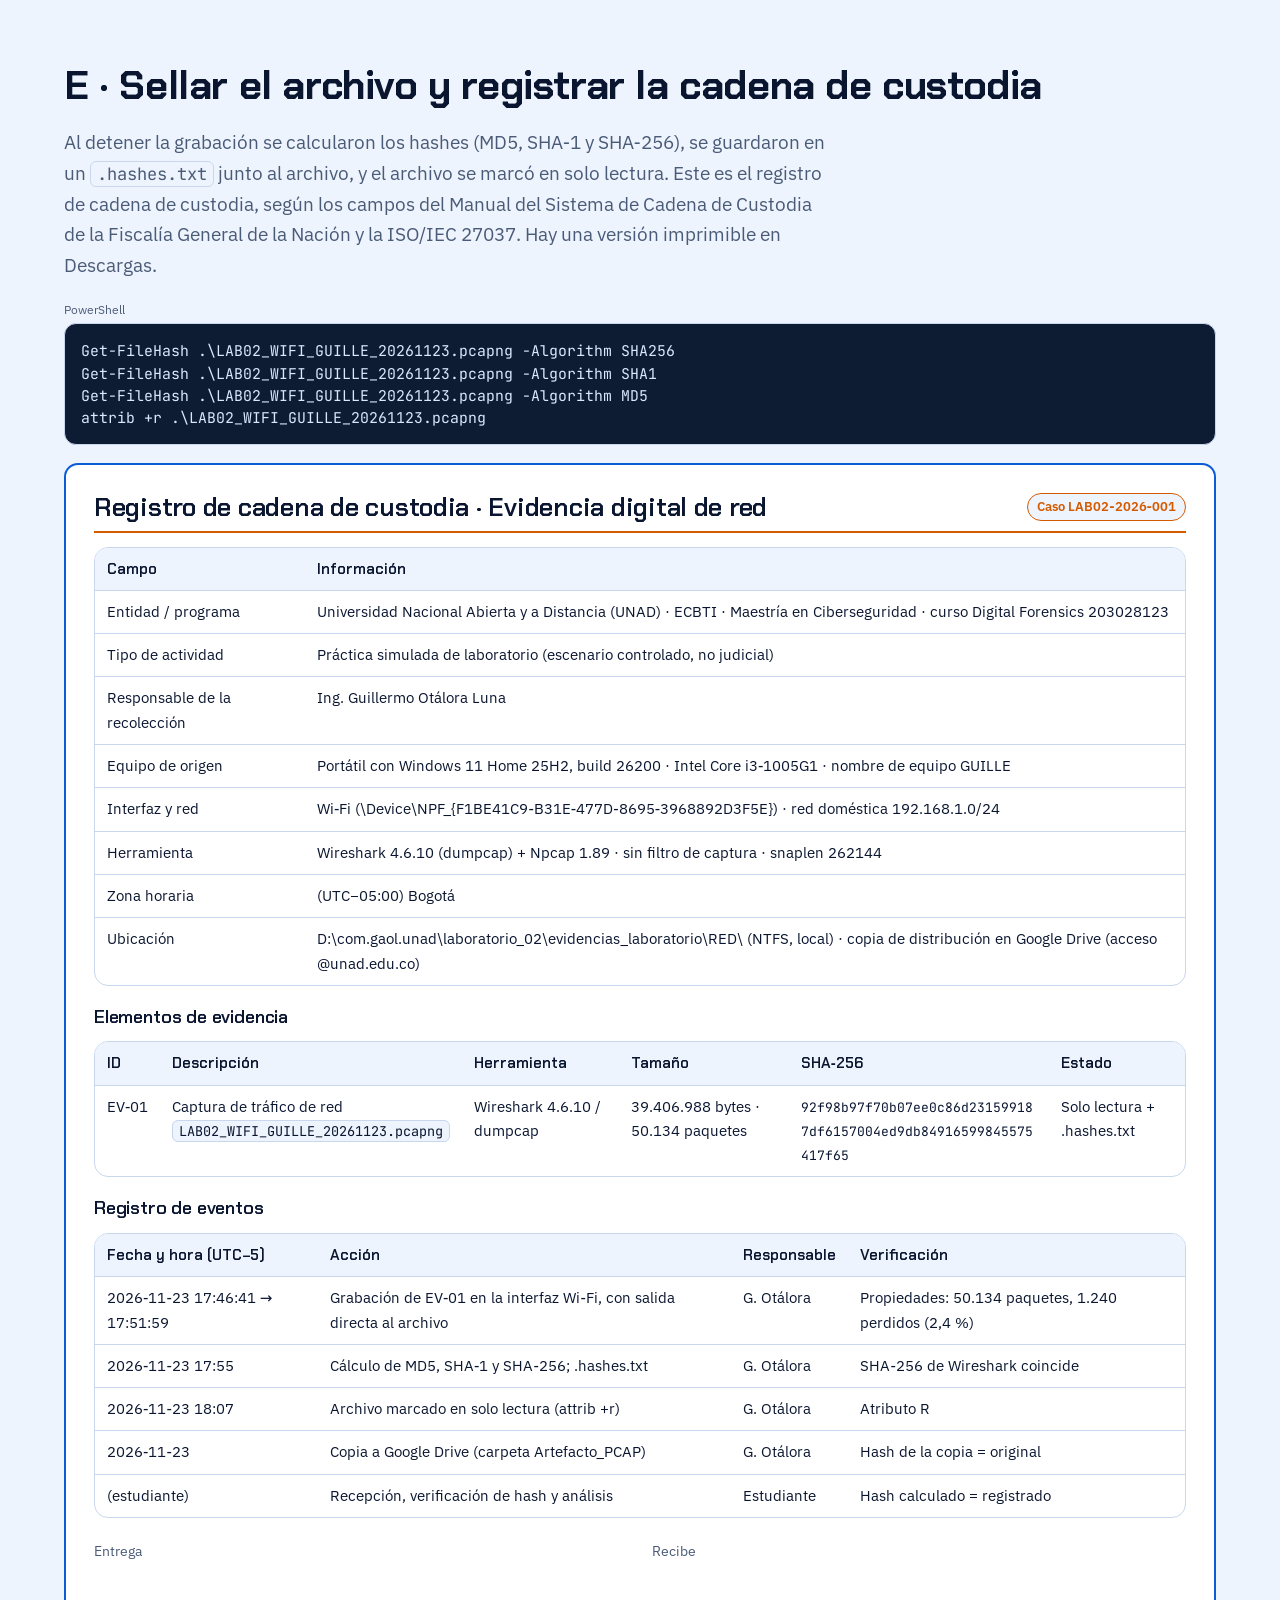
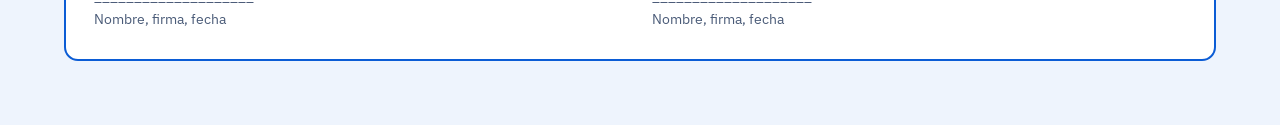
<file: cadena-custodia-imprimible.html>
<!DOCTYPE html>
<html lang="es">
<head>
<meta charset="utf-8">
<meta name="viewport" content="width=device-width, initial-scale=1">
<title>Cadena de custodia LAB02</title>
<meta name="author" content="Ingeniero Guillermo Otálora Luna">
<meta name="description" content="Tutorial: análisis forense de una captura de tráfico de red con Wireshark, hashes, cadena de custodia e informe. Digital Forensics 203028123, UNAD.">
<link rel="icon" href="assets/favicon.svg" type="image/svg+xml">
<link rel="stylesheet" href="css/estilos.css">
<script>try{var t=localStorage.getItem("lab02-tema");if(t)document.documentElement.dataset.theme=t}catch(e){}</script>
</head>
<body>
<div class="readbar" aria-hidden="true"></div>
<main>
<section class="band alt" id="custodia"><div class="wrap">
 <h2>E · Sellar el archivo y registrar la cadena de custodia</h2>
 <p class="lead">Al detener la grabación se calcularon los hashes (MD5, SHA‑1 y SHA‑256), se guardaron en un <code>.hashes.txt</code> junto al archivo, y el archivo se marcó en solo lectura. Este es el registro de cadena de custodia, según los campos del Manual del Sistema de Cadena de Custodia de la Fiscalía General de la Nación y la ISO/IEC 27037. Hay una versión imprimible en Descargas.</p>
 <div class="code"><span class="t">PowerShell</span><pre><code>Get-FileHash .\LAB02_WIFI_GUILLE_20261123.pcapng -Algorithm SHA256
Get-FileHash .\LAB02_WIFI_GUILLE_20261123.pcapng -Algorithm SHA1
Get-FileHash .\LAB02_WIFI_GUILLE_20261123.pcapng -Algorithm MD5
attrib +r .\LAB02_WIFI_GUILLE_20261123.pcapng</code></pre></div>
 <div class="coc">
  <header><h3>Registro de cadena de custodia · Evidencia digital de red</h3><span class="tag o">Caso LAB02‑2026‑001</span></header>
  <div class="scroll"><table class="stack"><thead><tr><th>Campo</th><th>Información</th></tr></thead><tbody><tr><td>Entidad / programa</td><td>Universidad Nacional Abierta y a Distancia (UNAD) · ECBTI · Maestría en Ciberseguridad · curso Digital Forensics 203028123</td></tr><tr><td>Tipo de actividad</td><td>Práctica simulada de laboratorio (escenario controlado, no judicial)</td></tr><tr><td>Responsable de la recolección</td><td>Ing. Guillermo Otálora Luna</td></tr><tr><td>Equipo de origen</td><td>Portátil con Windows 11 Home 25H2, build 26200 · Intel Core i3‑1005G1 · nombre de equipo GUILLE</td></tr><tr><td>Interfaz y red</td><td>Wi‑Fi (\Device\NPF_{F1BE41C9‑B31E‑477D‑8695‑3968892D3F5E}) · red doméstica 192.168.1.0/24</td></tr><tr><td>Herramienta</td><td>Wireshark 4.6.10 (dumpcap) + Npcap 1.89 · sin filtro de captura · snaplen 262144</td></tr><tr><td>Zona horaria</td><td>(UTC−05:00) Bogotá</td></tr><tr><td>Ubicación</td><td>D:\com.gaol.unad\laboratorio_02\evidencias_laboratorio\RED\ (NTFS, local) · copia de distribución en Google Drive (acceso @unad.edu.co)</td></tr></tbody></table></div>
  <h4>Elementos de evidencia</h4>
  <div class="scroll"><table class="stack"><thead><tr><th>ID</th><th>Descripción</th><th>Herramienta</th><th>Tamaño</th><th>SHA‑256</th><th>Estado</th></tr></thead><tbody><tr><td>EV‑01</td><td>Captura de tráfico de red<br><code>LAB02_WIFI_GUILLE_20261123.pcapng</code></td><td>Wireshark 4.6.10 / dumpcap</td><td>39.406.988 bytes · 50.134 paquetes</td><td><span class="h">92f98b97f70b07ee0c86d231599187df6157004ed9db84916599845575417f65</span></td><td>Solo lectura + .hashes.txt</td></tr></tbody></table></div>
  <h4>Registro de eventos</h4>
  <div class="scroll"><table class="stack"><thead><tr><th>Fecha y hora (UTC−5)</th><th>Acción</th><th>Responsable</th><th>Verificación</th></tr></thead><tbody><tr><td>2026‑11‑23 17:46:41 → 17:51:59</td><td>Grabación de EV‑01 en la interfaz Wi‑Fi, con salida directa al archivo</td><td>G. Otálora</td><td>Propiedades: 50.134 paquetes, 1.240 perdidos (2,4 %)</td></tr><tr><td>2026‑11‑23 17:55</td><td>Cálculo de MD5, SHA‑1 y SHA‑256; .hashes.txt</td><td>G. Otálora</td><td>SHA‑256 de Wireshark coincide</td></tr><tr><td>2026‑11‑23 18:07</td><td>Archivo marcado en solo lectura (attrib +r)</td><td>G. Otálora</td><td>Atributo R</td></tr><tr><td>2026‑11‑23</td><td>Copia a Google Drive (carpeta Artefacto_PCAP)</td><td>G. Otálora</td><td>Hash de la copia = original</td></tr><tr><td>(estudiante)</td><td>Recepción, verificación de hash y análisis</td><td>Estudiante</td><td>Hash calculado = registrado</td></tr></tbody></table></div>
  <div class="sign"><div>Entrega<br><br>____________________<br>Nombre, firma, fecha</div><div>Recibe<br><br>____________________<br>Nombre, firma, fecha</div></div>
 </div>
</div></section></main></body></html>
</file>
<file: css/estilos.css>
/* VOICE   técnico-docente: un manual de laboratorio forense para principiantes, preciso y sin relleno
   IDEA    la consola de un laboratorio de evidencia digital: chips de memoria, trazas de datos, sellos de hash
   PICTURE el flujo vivo RAM -> imagen RAW -> hash -> custodia -> Volatility3, con datos que viajan y parpadean
   COLOUR  fondo azul profundo (noche) o blanco (día); azul eléctrico = adquisición/datos; naranja = integridad/hash/alertas; cian = análisis
   TYPE    Chakra Petch (títulos, tecnológico) + IBM Plex Sans (texto) + JetBrains Mono (comandos)
   LAYOUT  cabecera fija con índice; portada con título y diagrama animado; bandas por paso con texto + capturas; tablas reales */

/* Fuentes alojadas en el propio sitio (funcionan sin conexión) */
@font-face{font-family:"Chakra Petch";src:url(../assets/fonts/chakra-petch-latin-600-normal.woff2) format("woff2");font-weight:600;font-style:normal;font-display:swap}
@font-face{font-family:"Chakra Petch";src:url(../assets/fonts/chakra-petch-latin-700-normal.woff2) format("woff2");font-weight:700;font-style:normal;font-display:swap}
@font-face{font-family:"IBM Plex Sans";src:url(../assets/fonts/ibm-plex-sans-latin-400-normal.woff2) format("woff2");font-weight:400;font-style:normal;font-display:swap}
@font-face{font-family:"IBM Plex Sans";src:url(../assets/fonts/ibm-plex-sans-latin-600-normal.woff2) format("woff2");font-weight:600;font-style:normal;font-display:swap}
@font-face{font-family:"IBM Plex Sans";src:url(../assets/fonts/ibm-plex-sans-latin-400-italic.woff2) format("woff2");font-weight:400;font-style:italic;font-display:swap}
@font-face{font-family:"JetBrains Mono";src:url(../assets/fonts/jetbrains-mono-latin-400-normal.woff2) format("woff2");font-weight:400;font-style:normal;font-display:swap}
@font-face{font-family:"JetBrains Mono";src:url(../assets/fonts/jetbrains-mono-latin-600-normal.woff2) format("woff2");font-weight:600;font-style:normal;font-display:swap}

:root{
  color-scheme:light;
  --bg:#ffffff;
  --bg2:#eef4fd;
  --panel:#f6f9ff;
  --line:#c9d7ee;
  --ink:#0a1630;
  --muted:#4a5b78;
  --blue:#0b5cd5;
  --blue2:#063a8c;
  --orange:#d45a00;
  --cyan:#007f99;
  --ok:#0b7a43;
  --bad:#b3261e;
  --code:#0d1b33;
  --codeink:#dbe7ff;
  --glow:rgba(11,92,213,.18);
  --r:14px;
}

:root[data-theme=dark]{--bg:#040b18;--bg2:#081429;--panel:#0b1b36;--line:#1c3358;--ink:#e4edfb;--muted:#9fb2d1;--blue:#3d9bff;--blue2:#1f6fe0;--orange:#ff8a2a;--cyan:#33d6ff;--ok:#3ddc84;--bad:#ff6b5e;--code:#020812;--glow:rgba(61,155,255,.35);--blue-soft:#0d2147;--orange-soft:#2a1606;--cyan-soft:#05252e;--violet:#a48bff;--violet-soft:#1a1238;--green:#3ddc84;--green-soft:#082a19}
@media (prefers-color-scheme:dark){:root:not([data-theme=light]){--bg:#040b18;--bg2:#081429;--panel:#0b1b36;--line:#1c3358;--ink:#e4edfb;--muted:#9fb2d1;--blue:#3d9bff;--blue2:#1f6fe0;--orange:#ff8a2a;--cyan:#33d6ff;--ok:#3ddc84;--bad:#ff6b5e;--code:#020812;--glow:rgba(61,155,255,.35);--blue-soft:#0d2147;--orange-soft:#2a1606;--cyan-soft:#05252e;--violet:#a48bff;--violet-soft:#1a1238;--green:#3ddc84;--green-soft:#082a19}}
:root[data-theme=light]{color-scheme:light}
:root[data-theme=dark]{color-scheme:dark}
*{box-sizing:border-box;min-width:0}
html{scroll-behavior:smooth;scroll-padding-top:76px}
body{margin:0;background:var(--bg);color:var(--ink);font:16.5px/1.62 "IBM Plex Sans",system-ui,Segoe UI,Roboto,sans-serif;overflow-x:clip}
img{max-width:100%;height:auto;display:block}
a{color:var(--blue)}
a:hover{color:var(--orange)}
h1,h2,h3,h4{font-family:"Chakra Petch","IBM Plex Sans",sans-serif;line-height:1.08;letter-spacing:-.01em;text-wrap:balance;margin:0 0 .5em}
h1{font-size:clamp(34px,5vw,56px);font-weight:700}
h2{font-size:clamp(28px,3.4vw,40px);font-weight:700}
h3{font-size:clamp(21px,2.2vw,26px);font-weight:600;margin-top:1.6em}
h4{font-size:18px;font-weight:600;margin-top:1.2em}
p{margin:0 0 1em;max-width:75ch}
code,kbd,pre{font-family:"JetBrains Mono",Consolas,monospace;font-size:.9em}
code{background:var(--bg2);border:1px solid var(--line);border-radius:6px;padding:1px 6px;overflow-wrap:anywhere}
kbd{border:1px solid var(--line);border-bottom-width:3px;border-radius:6px;padding:0 6px;background:var(--panel)}
.wrap{max-width:1240px;margin:0 auto}
.band{padding-block:clamp(36px,5vw,72px);padding-inline:max(5vw,16px)}
.band.alt{background:var(--bg2)}
.lead{font-size:19px;color:var(--muted);max-width:70ch}
.muted{color:var(--muted)}
.nowrap{white-space:nowrap}

/* ---------- barra superior ---------- */
.top{position:sticky;top:0;z-index:50;background:color-mix(in srgb,var(--bg) 88%,transparent);backdrop-filter:blur(10px);border-bottom:1px solid var(--line)}
.top .wrap{display:flex;align-items:center;gap:16px;padding:8px max(2vw,12px)}
.brand{display:flex;align-items:center;gap:10px;font-family:"Chakra Petch",sans-serif;font-weight:700;text-decoration:none;color:var(--ink);flex:none}
.brand svg{width:34px;height:34px}
.nav{display:flex;gap:4px;overflow-x:auto;scrollbar-width:thin;flex:1}
.nav a{flex:none;text-decoration:none;color:var(--muted);font-size:14px;padding:8px 10px;border-radius:8px;white-space:nowrap}
.nav a:hover,.nav a.on{color:var(--ink);background:var(--panel)}
.nav a.on{box-shadow:inset 0 -2px 0 var(--orange)}
@media(max-width:900px){.top{position:static}}

/* ---------- portada ---------- */
.hero{position:relative;overflow:hidden;background:
  radial-gradient(1200px 500px at 85% -10%,var(--glow),transparent 60%),
  linear-gradient(180deg,var(--bg) 0%,var(--bg2) 100%)}
.hero .grid{display:grid;grid-template-columns:minmax(0,1fr);gap:28px}
.hero h1 span{color:var(--blue)}
.meta{display:flex;flex-wrap:wrap;gap:8px 18px;color:var(--muted);font-size:15px;margin:10px 0 22px}
.meta b{color:var(--ink);font-weight:600}
.kpis{display:grid;grid-template-columns:repeat(auto-fit,minmax(150px,1fr));gap:12px;margin:22px 0}
.kpi{background:var(--panel);border:1px solid var(--line);border-radius:var(--r);padding:12px 14px}
.kpi b{display:block;font:700 clamp(24px,3vw,32px)/1.1 "Chakra Petch",sans-serif;color:var(--blue)}
.kpi.o b{color:var(--orange)}
.kpi span{font-size:14px;color:var(--muted)}
.btns{display:flex;flex-wrap:wrap;gap:10px}
.btn{display:inline-flex;align-items:center;gap:8px;min-height:44px;padding:10px 18px;border-radius:10px;border:1px solid var(--line);background:var(--panel);color:var(--ink);text-decoration:none;font-weight:600;cursor:pointer;font-size:15px}
.btn:hover{border-color:var(--blue);color:var(--ink)}
.btn.pri{background:var(--blue);border-color:var(--blue);color:#fff}
.btn.org{background:var(--orange);border-color:var(--orange);color:#fff}
.btn:focus-visible,a:focus-visible,button:focus-visible,input:focus-visible,textarea:focus-visible{outline:3px solid var(--orange);outline-offset:2px}
.btn svg{width:18px;height:18px}

/* ---------- diagrama principal ---------- */
.pipe{width:100%;height:auto;display:block}
.pipe text{font-family:"Chakra Petch",sans-serif;fill:var(--ink)}
.pipe .lbl{font-size:15px;font-weight:600}
.pipe .sub{font-size:12px;fill:var(--muted)}
.pipe .box{fill:var(--panel);stroke:var(--line);stroke-width:1.5}
.pipe .flow{fill:none;stroke:var(--blue);stroke-width:3;stroke-dasharray:8 10;animation:flow 1.1s linear infinite}
.pipe .flow.o{stroke:var(--orange)}
.pipe .flow.c{stroke:var(--cyan)}
.pipe .cell{fill:var(--blue);animation:blink 1.6s ease-in-out infinite}
.pipe .cell.o{fill:var(--orange)}
.pipe .led{fill:var(--ok);animation:blink 1s steps(2) infinite}
.pipe .hashring{fill:none;stroke:var(--orange);stroke-width:3;stroke-dasharray:4 6;transform-box:fill-box;transform-origin:center;animation:spin 6s linear infinite}
.pipe .scan{fill:var(--cyan);opacity:.25;animation:scan 2.4s ease-in-out infinite}
@keyframes flow{to{stroke-dashoffset:-36}}
@keyframes blink{0%,100%{opacity:1}50%{opacity:.15}}
@keyframes spin{to{transform:rotate(360deg)}}
@keyframes scan{0%,100%{transform:translateY(0)}50%{transform:translateY(54px)}}
@keyframes pulse{0%,100%{box-shadow:0 0 0 0 var(--glow)}50%{box-shadow:0 0 0 10px transparent}}

/* ---------- bloques de contenido ---------- */
.cols{display:grid;grid-template-columns:repeat(auto-fit,minmax(min(100%,340px),1fr));gap:20px 28px;align-items:start}
.cols3{display:grid;grid-template-columns:repeat(auto-fit,minmax(min(100%,260px),1fr));gap:16px}
.card{background:var(--panel);border:1px solid var(--line);border-radius:var(--r);padding:18px 20px}
.card h4{margin-top:0}
.call{border-left:5px solid var(--blue);background:var(--panel);border-radius:0 var(--r) var(--r) 0;padding:14px 18px;margin:18px 0;max-width:900px}
.call.warn{border-left-color:var(--orange)}
.call.bad{border-left-color:var(--bad)}
.call.ok{border-left-color:var(--ok)}
.call>b:first-child{display:block;font-family:"Chakra Petch",sans-serif;font-size:17px;margin-bottom:4px}
.call p:last-child{margin-bottom:0}
.step{display:grid;grid-template-columns:52px minmax(0,1fr);gap:14px;margin:18px 0}
.step .n{width:44px;height:44px;border-radius:50%;display:grid;place-items:center;font:700 18px "Chakra Petch",sans-serif;color:#fff;background:var(--blue);animation:pulse 2.8s infinite}
.step.o .n{background:var(--orange)}
.step.c .n{background:var(--cyan);color:#021018}
.step h3{margin-top:6px}
ol.do,ul.do{padding-left:1.2em;max-width:80ch}
ol.do li,ul.do li{margin:.35em 0}
.tag{display:inline-block;font-size:13px;font-weight:600;padding:2px 9px;border-radius:99px;background:var(--bg2);border:1px solid var(--line);color:var(--muted)}
.tag.b{color:var(--blue);border-color:var(--blue)}
.tag.o{color:var(--orange);border-color:var(--orange)}

/* ---------- figuras ---------- */
.gal{display:grid;grid-template-columns:repeat(auto-fill,minmax(min(100%,300px),1fr));gap:16px;margin:16px 0}
.gal.two{grid-template-columns:repeat(auto-fit,minmax(min(100%,460px),1fr))}
figure{margin:0;background:var(--panel);border:1px solid var(--line);border-radius:var(--r);overflow:hidden;display:flex;flex-direction:column}
figure.wide{margin:18px 0}
figure img{cursor:zoom-in;background:#000;width:100%;object-fit:contain}
figure.wide img{max-height:620px}
figcaption{padding:10px 14px;font-size:14px;color:var(--muted)}
figcaption b{color:var(--ink)}
figcaption .f{display:block;font-family:"JetBrains Mono",monospace;font-size:12px;color:var(--orange);margin-top:3px;overflow-wrap:anywhere}
.lb{position:fixed;inset:0;z-index:100;background:rgba(2,6,14,.92);display:none;align-items:center;justify-content:center;padding:20px;flex-direction:column;gap:10px}
.lb.on{display:flex}
.lb img{max-height:86vh;max-width:96vw;border-radius:8px;cursor:zoom-out}
.lb p{color:#dbe7ff;margin:0;text-align:center}
.lb button{position:absolute;top:14px;right:14px}

/* ---------- código ---------- */
.code{position:relative;margin:12px 0 18px;max-width:100%}
.code pre{background:var(--code);color:var(--codeink);border:1px solid var(--line);border-radius:12px;padding:16px 16px 14px;margin:0;overflow-x:auto;line-height:1.5}
.code .cp{position:absolute;top:8px;right:8px;min-height:32px;padding:4px 10px;font-size:13px;border-radius:8px;border:1px solid #2b4673;background:#0f2346;color:#dbe7ff;cursor:pointer}
.code .cp:hover{border-color:var(--orange)}
.code .t{display:block;font-size:12px;color:var(--muted);margin-bottom:4px}
pre code{background:none;border:0;padding:0;color:inherit;font-size:inherit;overflow-wrap:normal}
pre .c{color:#7f97bd}
pre .o{color:#ffb070}
pre .k{color:#6fc3ff}

/* ---------- tablas ---------- */
.scroll{overflow-x:auto;margin:14px 0 22px;border:1px solid var(--line);border-radius:var(--r)}
table{border-collapse:collapse;width:100%;font-size:15px}
th,td{padding:9px 12px;text-align:left;vertical-align:top;border-bottom:1px solid var(--line)}
th{background:var(--bg2);font-family:"Chakra Petch",sans-serif;font-weight:600;font-size:15px}
tr:last-child td{border-bottom:0}
td.num,th.num{text-align:right;font-variant-numeric:tabular-nums;white-space:nowrap}
td.h,.h{font-family:"JetBrains Mono",monospace;font-size:13px;overflow-wrap:anywhere;word-break:break-all}
.yes{color:var(--ok);font-weight:600}
.no{color:var(--bad);font-weight:600}
.win{color:var(--blue);font-weight:600}

/* ---------- barras/HTML charts ---------- */
.bars{display:grid;gap:8px;margin:12px 0 20px}
.bar{display:grid;grid-template-columns:minmax(120px,190px) minmax(0,1fr) 84px;gap:10px;align-items:center;font-size:14px}
.bar .t{height:22px;background:var(--bg2);border-radius:6px;overflow:hidden;border:1px solid var(--line)}
.bar .t i{display:block;height:100%;background:linear-gradient(90deg,var(--blue2),var(--blue));transform-origin:left;animation:grow 1.4s ease-out both}
.bar.o .t i{background:linear-gradient(90deg,#b84a00,var(--orange))}
.bar.c .t i{background:linear-gradient(90deg,#007a99,var(--cyan))}
.bar .v{text-align:right;font-variant-numeric:tabular-nums;white-space:nowrap;font-weight:600}
@keyframes grow{from{transform:scaleX(0)}}
@media(max-width:520px){.bar{grid-template-columns:minmax(0,1fr) 70px}.bar .t{grid-column:1/-1;grid-row:2}}

/* mapa de memoria física */
.mmap{position:relative;height:64px;border-radius:10px;overflow:hidden;border:1px solid var(--line);display:flex;margin:12px 0 6px}
.mmap div{height:100%;position:relative}
.mmap .ram{background:repeating-linear-gradient(90deg,var(--blue) 0 6px,color-mix(in srgb,var(--blue) 70%,#fff) 6px 7px);animation:blink 3s ease-in-out infinite}
.mmap .gap{background:repeating-linear-gradient(45deg,color-mix(in srgb,var(--muted) 35%,transparent) 0 6px,transparent 6px 12px)}
.mmap .tiny{background:var(--orange)}
.mscale{position:relative;height:18px;font:12px "JetBrains Mono",monospace;color:var(--muted)}
.mscale span{position:absolute;top:0;white-space:nowrap}
.legend{display:flex;flex-wrap:wrap;gap:8px 18px;font-size:14px;color:var(--muted);margin:8px 0 16px}
.legend i{display:inline-block;width:14px;height:14px;border-radius:3px;vertical-align:-2px;margin-right:6px}

/* línea de tiempo */
.tl{position:relative;margin:20px 0 10px;padding-left:26px;border-left:3px solid var(--line)}
.tl li{list-style:none;position:relative;margin:0 0 14px}
.tl li::before{content:"";position:absolute;left:-35px;top:6px;width:14px;height:14px;border-radius:50%;background:var(--blue);box-shadow:0 0 0 4px var(--bg)}
.tl li.o::before{background:var(--orange)}
.tl li.c::before{background:var(--cyan)}
.tl time{font:600 15px "JetBrains Mono",monospace;color:var(--blue);margin-right:10px;white-space:nowrap}
.tl li.o time{color:var(--orange)}

/* demostración hash */
.hashdemo{display:grid;grid-template-columns:repeat(auto-fit,minmax(min(100%,320px),1fr));gap:16px}
.hashdemo textarea{width:100%;min-height:86px;font:16px "JetBrains Mono",monospace;border-radius:10px;border:1px solid var(--line);background:var(--bg);color:var(--ink);padding:10px}
.hout{font:13px/1.5 "JetBrains Mono",monospace;overflow-wrap:anywhere;background:var(--code);color:var(--codeink);border-radius:10px;padding:10px 12px;min-height:70px}
.hout i{font-style:normal;color:#ffb070}

/* RAM vs disco */
.vs{display:grid;grid-template-columns:repeat(auto-fit,minmax(min(100%,300px),1fr));gap:16px}
.mem{display:grid;grid-template-columns:repeat(16,1fr);gap:3px;margin:10px 0}
.mem i{aspect-ratio:1;border-radius:2px;background:var(--blue);opacity:.35}
.mem i.on{opacity:1}
.mem.disk i{opacity:.8;background:var(--muted)}
.hv{font:12px "JetBrains Mono",monospace;overflow-wrap:anywhere;color:var(--orange)}

/* diagrama de flujo (Reto 3-d) */
.flowfig{background:var(--panel);border:1px solid var(--line);border-radius:var(--r);padding:10px;overflow-x:auto}
.flowfig svg{min-width:760px;width:100%;height:auto;display:block}
.flowfig text{font-family:"Chakra Petch",sans-serif;fill:var(--ink);font-size:14px}
.flowfig .n{fill:var(--bg);stroke:var(--blue);stroke-width:2}
.flowfig .n.o{stroke:var(--orange)}
.flowfig .n.c{stroke:var(--cyan)}
.flowfig .d{fill:var(--bg);stroke:var(--orange);stroke-width:2}
.flowfig .bad{fill:color-mix(in srgb,var(--bad) 14%,var(--bg));stroke:var(--bad);stroke-width:2}
.flowfig .e{fill:none;stroke:var(--muted);stroke-width:2;marker-end:url(#ar)}
.flowfig .e.live{stroke:var(--blue);stroke-dasharray:6 8;animation:flow 1.2s linear infinite}
.flowfig .tok{fill:var(--orange)}
.flowfig .sm{font-size:12px;fill:var(--muted)}

/* volatilidad (RFC 3227) */
.vol{display:grid;gap:8px;margin:14px 0}
.vol div{display:grid;grid-template-columns:minmax(0,1fr) auto;align-items:center;gap:12px;padding:10px 14px;border-radius:10px;border:1px solid var(--line);background:var(--panel);position:relative;overflow:hidden}
.vol div::after{content:"";position:absolute;inset:0;background:linear-gradient(90deg,transparent,var(--glow),transparent);transform:translateX(-100%);animation:sweep var(--s,3s) linear infinite}
.vol b{font-family:"Chakra Petch",sans-serif}
.vol span{font-size:13px;color:var(--muted);white-space:nowrap}
.vol .hl{border-color:var(--orange)}
.vol .hl b{color:var(--orange)}
@keyframes sweep{to{transform:translateX(100%)}}

/* árbol de carpetas */
.tree{font:14px/1.6 "JetBrains Mono",monospace;background:var(--code);color:var(--codeink);border-radius:12px;padding:14px 16px;overflow-x:auto;white-space:pre}
.tree .o{color:#ffb070}.tree .b{color:#6fc3ff}.tree .c{color:#7f97bd}

/* formulario cadena de custodia */
.coc{background:var(--bg);border:2px solid var(--blue);border-radius:var(--r);padding:clamp(14px,3vw,28px)}
.coc header{display:flex;flex-wrap:wrap;justify-content:space-between;gap:10px;border-bottom:2px solid var(--orange);padding-bottom:10px;margin-bottom:14px}
.coc header h3{margin:0}
.sig{display:grid;grid-template-columns:repeat(auto-fit,minmax(220px,1fr));gap:24px;margin-top:26px}
.sig div{border-top:1px solid var(--ink);padding-top:6px;font-size:14px;color:var(--muted)}

footer{background:var(--code);color:#c8d6f0;padding:36px max(5vw,16px)}
footer a{color:#7fbfff}
footer .wrap{display:flex;flex-wrap:wrap;gap:20px;justify-content:space-between}

@media (prefers-reduced-motion:reduce){*,*::before,*::after{animation:none!important;transition:none!important}html{scroll-behavior:auto}}
@media(max-width:600px){table{font-size:13px}th,td{padding:7px 6px}.stack thead{display:none}.stack tr{display:grid;padding-block:8px;border-bottom:1px solid var(--line)}.stack td{display:grid;grid-template-columns:8.5em minmax(0,1fr);gap:8px;border:0;padding:3px 6px}.stack td::before{content:attr(data-l);font-weight:600;color:var(--muted)}.stack td.num{text-align:left}body{font-size:16px}}

/* ---------- impresión / PDF ---------- */
@media print{
  :root{color-scheme:light}
  body{background:#fff;color:#0a1630;font-size:11pt}
  .top,.lb,.noprint,.cp,#hashdemo-tool{display:none!important}
  .band{padding:10mm 0}
  .band.alt,.hero{background:#fff}
  *{animation:none!important}
  figure,table,.card,.call,.code,.coc,.flowfig,.step{break-inside:avoid}
  h2{break-before:page}
  .hero h2{break-before:auto}
  figure.wide img{max-height:120mm}
  .gal{grid-template-columns:1fr 1fr}
  .code pre{white-space:pre-wrap;font-size:7.2pt;line-height:1.35}
  #caso{break-before:page}
  #caso h2{break-before:avoid}
  a{color:#0b5cd5;text-decoration:none}
  .flowfig svg{min-width:0}
  p,.lead,.call{max-width:none}
  body{font-size:10.5pt}
  .gal{grid-template-columns:1fr 1fr 1fr}
  .gal.two{grid-template-columns:1fr 1fr}
  td.h,.h{font-size:9pt}
}

/* =================== v3: tema, marcos de sección, glosario, UX =================== */
:root{--blue-soft:#e4eeff;--orange-soft:#fff0e3;--cyan-soft:#e0f7fb;--violet:#5b3fd6;--violet-soft:#efeaff;--green:#0b7a43;--green-soft:#e3f6ec}
:root[data-theme=light]{--bg2:#eef4fd;--muted:#3e4f6b}
:root[data-theme=dark]{--muted:#a9bcd9}

/* barra de lectura */
.readbar{position:fixed;top:0;left:0;height:3px;width:0;z-index:60;background:linear-gradient(90deg,var(--blue),var(--cyan),var(--orange));box-shadow:0 0 8px var(--glow)}

/* botones de la cabecera */
.tools{display:flex;align-items:center;gap:8px;flex:none}
.ibtn{display:inline-grid;place-items:center;width:44px;height:44px;border-radius:12px;border:1px solid var(--line);background:var(--panel);color:var(--ink);cursor:pointer}
.ibtn:hover{border-color:var(--orange)}
.ibtn svg{width:20px;height:20px}
.ibtn .sun{display:none}
:root[data-theme=dark] .ibtn .sun{display:block}:root[data-theme=dark] .ibtn .moon{display:none}
.prog{font:600 13px "JetBrains Mono",monospace;color:var(--muted);white-space:nowrap;padding:6px 10px;border-radius:99px;border:1px solid var(--line);background:var(--panel)}
.prog b{color:var(--ok)}
@media(max-width:700px){.prog{display:none}}

/* marcos de color por sección */
.frame{position:relative;border:1px solid color-mix(in srgb,var(--tone) 45%,var(--line));border-top:6px solid var(--tone);border-radius:18px;background:linear-gradient(180deg,var(--tone-soft),var(--bg) 220px);padding:clamp(18px,3vw,36px) clamp(16px,3vw,40px)}
.band.alt .frame{background:linear-gradient(180deg,var(--tone-soft),var(--bg2) 220px)}
.frame::before{content:attr(data-label);position:absolute;top:-15px;left:22px;font:700 12px/1 "Chakra Petch",sans-serif;letter-spacing:.04em;padding:6px 12px;border-radius:99px;background:var(--tone);color:#fff}
.frame h2{color:var(--ink)}
.frame h2::after{content:"";display:block;width:72px;height:4px;border-radius:4px;margin-top:12px;background:linear-gradient(90deg,var(--tone),transparent)}
.t-blue{--tone:var(--blue);--tone-soft:var(--blue-soft)}
.t-orange{--tone:var(--orange);--tone-soft:var(--orange-soft)}
.t-cyan{--tone:var(--cyan);--tone-soft:var(--cyan-soft)}
.t-violet{--tone:var(--violet);--tone-soft:var(--violet-soft)}
.t-green{--tone:var(--green);--tone-soft:var(--green-soft)}
.t-cyan::before{color:#021018}

/* pasos: marca de completado */
.done{display:inline-flex;align-items:center;gap:6px;margin-left:10px;vertical-align:middle;font:600 13px "IBM Plex Sans",sans-serif;color:var(--muted);cursor:pointer;border:1px solid var(--line);border-radius:99px;padding:3px 10px;background:var(--panel)}
.done input{width:16px;height:16px;accent-color:var(--ok)}
.step.ok .n{background:var(--ok)!important;color:#fff}
.step.ok h3{text-decoration:none}

/* ir arriba */
.totop{position:fixed;right:18px;bottom:18px;z-index:55;opacity:0;pointer-events:none;transition:opacity .2s}
.totop.on{opacity:1;pointer-events:auto}

/* ---------- glosario ---------- */
.gtools{display:flex;flex-wrap:wrap;gap:10px;align-items:center;margin:8px 0 18px}
.gtools input{flex:1 1 240px;min-height:44px;font-size:16px;border-radius:12px;border:1px solid var(--line);background:var(--bg);color:var(--ink);padding:8px 14px}
.chip{min-height:40px;padding:6px 14px;border-radius:99px;border:1px solid var(--line);background:var(--panel);color:var(--ink);cursor:pointer;font-weight:600;font-size:14px}
.chip[aria-pressed=true]{background:var(--tone,var(--blue));border-color:var(--tone,var(--blue));color:#fff}
.gtopic{margin:22px 0 8px;padding:14px 16px 18px;border-radius:16px;border:1px solid color-mix(in srgb,var(--tone) 40%,var(--line));border-left:6px solid var(--tone);background:var(--tone-soft)}
.gtopic h3{margin:0 0 12px;font-size:21px;display:flex;align-items:center;gap:10px}
.gtopic h3 span{font:600 13px "JetBrains Mono",monospace;color:var(--muted)}
.gcards{display:grid;grid-template-columns:repeat(auto-fill,minmax(min(100%,220px),1fr));gap:14px}
.gcard{display:block;width:100%;perspective:1000px;min-height:170px;border:0;padding:0;background:none;cursor:pointer;text-align:left;font:inherit;color:inherit}
.gin{display:block;position:relative;width:100%;height:100%;min-height:170px;transition:transform .6s cubic-bezier(.3,.7,.2,1);transform-style:preserve-3d}
.gcard.flip .gin{transform:rotateY(180deg)}
.gf,.gb{position:absolute;inset:0;border-radius:14px;padding:16px;backface-visibility:hidden;-webkit-backface-visibility:hidden;display:flex;flex-direction:column;border:1px solid color-mix(in srgb,var(--tone) 50%,var(--line))}
.gf{background:linear-gradient(145deg,var(--panel),var(--tone-soft));justify-content:center;align-items:flex-start;gap:8px}
.gf b{font:700 20px/1.15 "Chakra Petch",sans-serif;color:var(--ink)}
.gf small{font-size:13px;color:var(--muted)}
.gf::after{content:"↻ voltear";position:absolute;right:12px;bottom:10px;font:600 12px "JetBrains Mono",monospace;color:var(--tone)}
.gb{transform:rotateY(180deg);background:var(--bg);font-size:14.5px;line-height:1.45;overflow:auto;border-top:4px solid var(--tone)}
.gb b{font:700 15px "Chakra Petch",sans-serif;color:var(--tone);margin-bottom:6px}
.gcard:focus-visible{outline:3px solid var(--orange);outline-offset:3px;border-radius:14px}
.gcard:hover .gf{box-shadow:0 0 0 2px var(--tone) inset}
.gcard[hidden],.gtopic[hidden]{display:none}
.gcount{color:var(--muted);font-size:14px}
@media (prefers-reduced-motion:reduce){.gin{transition:none}}

@media print{
  .readbar,.tools,.totop,.done,.gtools{display:none!important}
  .frame{border-top-width:3px;background:#fff!important}
  .frame::before{position:static;display:inline-block;margin-bottom:8px}
  .gcards{grid-template-columns:1fr 1fr}
  .gcard,.gin{min-height:0}
  .gin{transform:none!important}
  .gf,.gb{position:static;transform:none;backface-visibility:visible;border-radius:8px}
  .gf{padding:8px 10px 2px;background:#fff;border-bottom:0}
  .gf::after{display:none}
  .gb{padding:2px 10px 8px;border-top:0;font-size:9.5pt}
  .gb b{display:none}
  .gcard{break-inside:avoid;border:1px solid #c9d7ee;border-radius:8px}
}
/* tablas explicativas: la primera columna no se parte */
.scroll td:first-child code{white-space:nowrap;overflow-wrap:normal}
.scroll td code{word-break:normal}
@media(max-width:600px){.scroll td:first-child code{white-space:normal}}
.scroll td:nth-child(2) code{white-space:nowrap}
@media(max-width:600px){.scroll td:nth-child(2) code{white-space:normal}}

/* ===== Laboratorio 02 ===== */
.pipe .arc{fill:none;stroke:var(--blue);stroke-width:5;stroke-linecap:round;animation:blink 1.8s ease-in-out infinite}
.pipe .arc.a2{animation-delay:.3s}.pipe .arc.a3{animation-delay:.6s}
.cards3{display:grid;grid-template-columns:repeat(auto-fill,minmax(260px,1fr));gap:16px;margin:18px 0}
.cards3 .card h4{margin-top:0;color:var(--blue)}
.coc .sign{display:grid;grid-template-columns:1fr 1fr;gap:24px;margin-top:22px;color:var(--muted);font-size:14px}
.refs li{margin:0 0 8px;overflow-wrap:anywhere}
.small{font-size:14px;color:var(--muted)}
.call.su{border:2px dashed var(--orange);border-left-width:2px;border-radius:var(--r);background:transparent}
.call.su b{color:var(--orange)}
.meta .ver{color:var(--orange);font-weight:700}
/* Lab 02 v2: pestañas, ruta de pasos, diagramas */
.ptabs{display:flex;align-items:center;gap:6px}
.ptab{font:600 14px "IBM Plex Sans",sans-serif;padding:7px 12px;border-radius:999px;border:2px solid var(--blue);background:transparent;color:var(--blue);cursor:pointer;white-space:nowrap}
.ptab.o{border-color:var(--orange);color:var(--orange)}
.ptab[aria-selected=true]{background:var(--blue);color:#fff}
.ptab.o[aria-selected=true]{background:var(--orange);color:#fff}
section[data-tab][hidden]{display:none}
@media print{section[data-tab][hidden]{display:block!important}.ptabs{display:none}}
.route{display:grid;grid-template-columns:repeat(auto-fill,minmax(150px,1fr));gap:10px;margin:20px 0}
.route a{display:flex;align-items:center;gap:10px;padding:10px 12px;border:1.5px solid var(--line);border-radius:12px;background:var(--panel);color:var(--ink);text-decoration:none;font-size:14px;line-height:1.3}
.route a:hover{border-color:var(--blue)}
.route b{flex:none;display:grid;place-items:center;width:30px;height:30px;border-radius:50%;background:var(--blue);color:#fff;font:700 14px "Chakra Petch",sans-serif}
.route.o b{background:var(--orange)}
h2 .q{display:inline-block;vertical-align:middle;margin-left:8px;font:600 13px "IBM Plex Sans",sans-serif;padding:3px 10px;border-radius:999px;background:var(--orange);color:#fff}
.env,.panes{width:100%;max-width:900px;height:auto;display:block;margin:14px 0}
.env text,.panes text{font-family:"IBM Plex Sans",sans-serif}
.env .et,.panes .zt{font-weight:600;font-size:16px;fill:var(--ink)}
.env .es,.panes .zs{font-size:14px;fill:var(--muted)}
.env .e1{fill:var(--blue-soft);stroke:var(--blue);stroke-width:2}
.env .e2{fill:var(--panel);stroke:var(--cyan);stroke-width:2}
.env .e3{fill:var(--bg);stroke:var(--violet);stroke-width:2}
.env .e4{fill:var(--orange-soft);stroke:var(--orange);stroke-width:2}
.panes .z0{fill:var(--ok);opacity:.18;stroke:var(--ok)}
.panes .z1{fill:var(--blue-soft);stroke:var(--blue);stroke-width:2}
.panes .z2{fill:var(--panel);stroke:var(--cyan);stroke-width:2}
.panes .z3{fill:var(--orange-soft);stroke:var(--orange);stroke-width:2}
table.expl td:first-child{white-space:nowrap}
@media (max-width:760px){.ptab{padding:6px 9px;font-size:13px}}
.dlbox{display:flex;flex-wrap:wrap;gap:12px;margin:14px 0}
.dlbox .btn{text-align:center;line-height:1.3}
.dlbox .btn small{font-weight:400;font-size:12px;opacity:.85}
</file>
